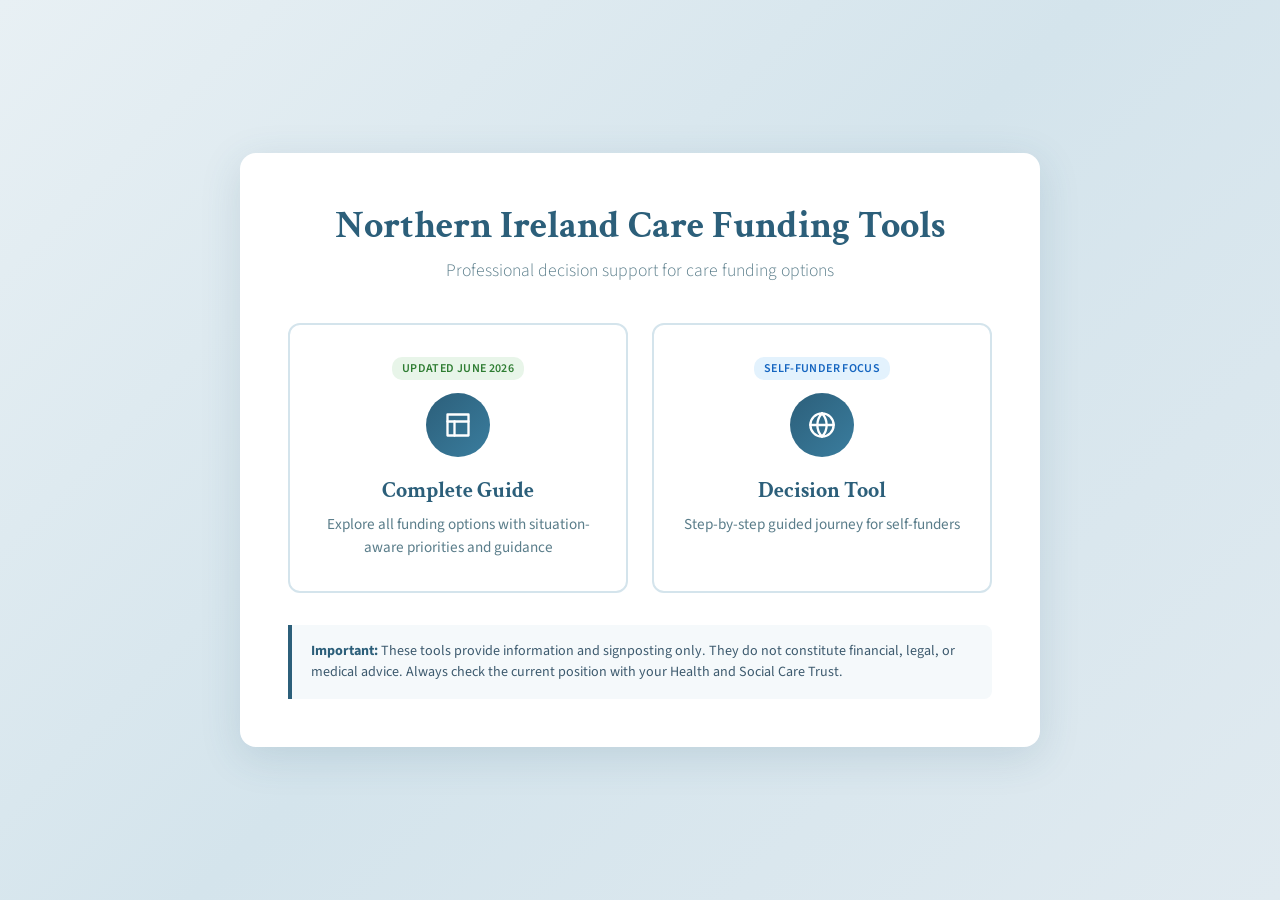
<file: index.html>
<!DOCTYPE html>
<html lang="en">
<head>
    <meta charset="UTF-8">
    <meta name="viewport" content="width=device-width, initial-scale=1.0">
    <title>Northern Ireland Care Funding Tools</title>
    <link href="https://fonts.googleapis.com/css2?family=Crimson+Text:wght@400;600;700&family=Source+Sans+3:wght@300;400;600&display=swap" rel="stylesheet">
    <style>
        * {
            margin: 0;
            padding: 0;
            box-sizing: border-box;
        }

        body {
            font-family: 'Source Sans 3', -apple-system, BlinkMacSystemFont, 'Segoe UI', Arial, sans-serif;
            background: linear-gradient(135deg, #e8f0f4 0%, #d4e4ec 50%, #e0eaf0 100%);
            min-height: 100vh;
            display: flex;
            align-items: center;
            justify-content: center;
            padding: 2rem;
        }

        .container {
            background: white;
            border-radius: 16px;
            padding: 3rem;
            max-width: 800px;
            width: 100%;
            box-shadow: 0 10px 40px rgba(44, 95, 122, 0.15);
        }

        h1 {
            font-family: 'Crimson Text', Georgia, serif;
            color: #2c5f7a;
            font-size: 2.4rem;
            font-weight: 700;
            margin-bottom: 0.5rem;
            text-align: center;
        }

        .subtitle {
            color: #5a7d8a;
            text-align: center;
            margin-bottom: 2.5rem;
            font-size: 1.1rem;
            font-weight: 300;
        }

        .tools {
            display: grid;
            grid-template-columns: 1fr 1fr;
            gap: 1.5rem;
            margin-bottom: 2rem;
        }

        .tool-card {
            background: white;
            border: 2px solid #d4e4ec;
            border-radius: 12px;
            padding: 2rem 1.5rem;
            text-align: center;
            transition: all 0.3s ease;
            text-decoration: none;
            color: inherit;
            display: flex;
            flex-direction: column;
            align-items: center;
        }

        .tool-card:hover {
            border-color: #2c5f7a;
            transform: translateY(-4px);
            box-shadow: 0 8px 24px rgba(44, 95, 122, 0.18);
        }

        .tool-icon {
            width: 64px;
            height: 64px;
            border-radius: 50%;
            background: linear-gradient(135deg, #2c5f7a, #3a7d9e);
            display: flex;
            align-items: center;
            justify-content: center;
            margin-bottom: 1.2rem;
        }

        .tool-icon svg {
            width: 28px;
            height: 28px;
            fill: none;
            stroke: white;
            stroke-width: 2;
            stroke-linecap: round;
            stroke-linejoin: round;
        }

        .tool-card h2 {
            font-family: 'Crimson Text', Georgia, serif;
            color: #2c5f7a;
            font-size: 1.4rem;
            font-weight: 700;
            margin-bottom: 0.5rem;
        }

        .tool-card p {
            font-size: 0.95rem;
            color: #5a7d8a;
            line-height: 1.5;
        }

        .tool-badge {
            display: inline-block;
            background: #e8f5e9;
            color: #2e7d32;
            font-size: 0.75rem;
            font-weight: 600;
            padding: 0.2rem 0.6rem;
            border-radius: 10px;
            margin-bottom: 0.8rem;
            text-transform: uppercase;
            letter-spacing: 0.03em;
        }

        .tool-badge.blue {
            background: #e3f2fd;
            color: #1565c0;
        }

        .note {
            background: #f5f9fb;
            border-left: 4px solid #2c5f7a;
            padding: 1rem 1.2rem;
            border-radius: 0 8px 8px 0;
            color: #3d5a6e;
            font-size: 0.88rem;
            line-height: 1.5;
        }

        .note strong {
            color: #2c5f7a;
        }

        @media (max-width: 600px) {
            .tools {
                grid-template-columns: 1fr;
            }

            h1 {
                font-size: 1.8rem;
            }

            .container {
                padding: 2rem 1.5rem;
            }
        }
    </style>
</head>
<body>
    <div class="container">
        <h1>Northern Ireland Care Funding Tools</h1>
        <p class="subtitle">Professional decision support for care funding options</p>

        <div class="tools">
            <a href="ni-care-funding-complete.html" class="tool-card">
                <span class="tool-badge">Updated June 2026</span>
                <div class="tool-icon">
                    <svg viewBox="0 0 24 24"><path d="M3 3h18v18H3z"/><path d="M3 9h18"/><path d="M9 21V9"/></svg>
                </div>
                <h2>Complete Guide</h2>
                <p>Explore all funding options with situation-aware priorities and guidance</p>
            </a>

            <a href="ni-care-funding-wizard.html" class="tool-card">
                <span class="tool-badge blue">Self-funder focus</span>
                <div class="tool-icon">
                    <svg viewBox="0 0 24 24"><circle cx="12" cy="12" r="10"/><path d="M12 2a14.5 14.5 0 0 0 0 20 14.5 14.5 0 0 0 0-20"/><path d="M2 12h20"/></svg>
                </div>
                <h2>Decision Tool</h2>
                <p>Step-by-step guided journey for self-funders</p>
            </a>
        </div>

        <div class="note">
            <strong>Important:</strong> These tools provide information and signposting only. They do not constitute financial, legal, or medical advice. Always check the current position with your Health and Social Care Trust.
        </div>
    </div>
</body>
</html>
</file>
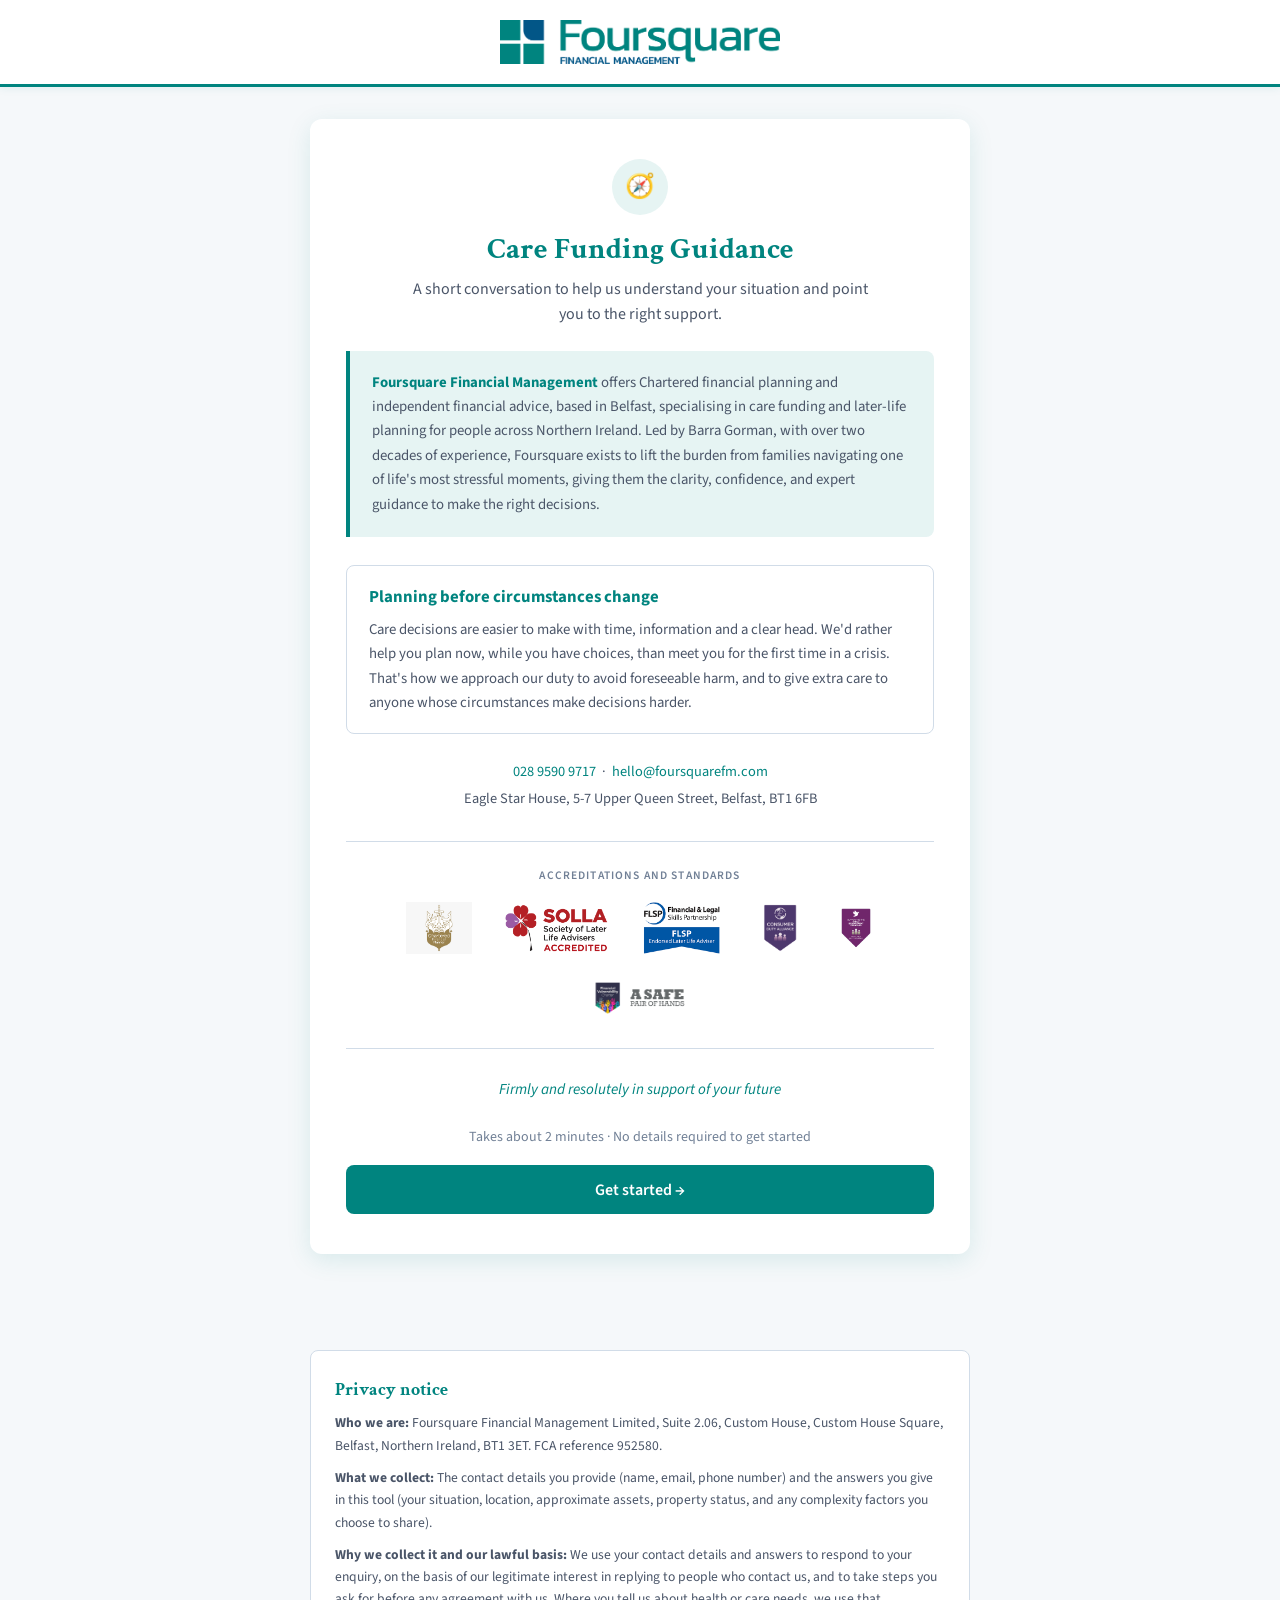
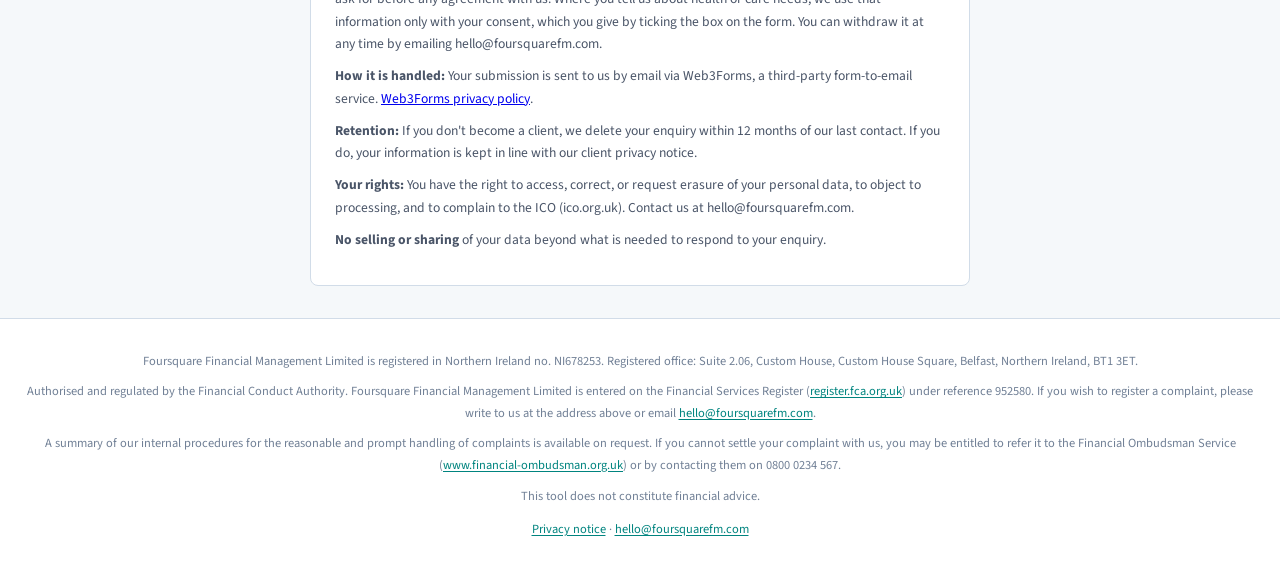
<file: care-funding-funnel.html>
<!DOCTYPE html>
<html lang="en">
<head>
  <meta charset="UTF-8" />
  <meta name="viewport" content="width=device-width, initial-scale=1.0" />
  <title>Care Funding Guidance | Foursquare Financial Management</title>
  <link href="https://fonts.googleapis.com/css2?family=Crimson+Text:ital,wght@0,400;0,600;0,700;1,400&family=Source+Sans+3:wght@300;400;600;700&display=swap" rel="stylesheet" />
  <style>
    /* ─── Brand tokens ─────────────────────────────────────────── */
    :root {
      --teal:        #00847F;
      --teal-dark:   #006560;
      --teal-light:  #e6f4f3;
      --blue:        #025687;
      --blue-light:  #e8f0f7;
      --text-dark:   #1a2332;
      --text-mid:    #4a5568;
      --text-light:  #718096;
      --border:      #d1dce8;
      --bg:          #f5f8fa;
      --white:       #ffffff;
      --warn-bg:     #fff8e1;
      --warn-border: #f59e0b;
      --shadow-sm:   0 2px 8px rgba(0,132,127,0.08);
      --shadow-md:   0 6px 24px rgba(0,132,127,0.12);
      --radius:      12px;
      --radius-sm:   8px;
    }

    /* ─── Reset & base ─────────────────────────────────────────── */
    *, *::before, *::after { box-sizing: border-box; margin: 0; padding: 0; }

    body {
      font-family: 'Source Sans 3', system-ui, sans-serif;
      background: var(--bg);
      color: var(--text-dark);
      line-height: 1.65;
      min-height: 100vh;
    }

    /* ─── Layout ────────────────────────────────────────────────── */
    .page-wrap {
      min-height: 100vh;
      display: flex;
      flex-direction: column;
    }

    header {
      background: var(--white);
      border-bottom: 3px solid var(--teal);
      padding: 1.25rem 1.5rem;
      display: flex;
      align-items: center;
      justify-content: center;
      box-shadow: var(--shadow-sm);
    }

    .logo-block {
      display: flex;
      align-items: center;
      text-decoration: none;
    }

    /* A. Real logo image — constrained by height, crisp on all screens */
    .logo-img {
      height: 44px;
      width: auto;
      display: block;
    }

    @media (max-width: 480px) {
      .logo-img { height: 36px; }
    }

    main {
      flex: 1;
      display: flex;
      align-items: flex-start;
      justify-content: center;
      padding: 2rem 1rem 4rem;
    }

    .card {
      background: var(--white);
      border-radius: var(--radius);
      box-shadow: var(--shadow-md);
      max-width: 660px;
      width: 100%;
      padding: 2.5rem 2.25rem;
      animation: fadeUp 0.35s ease both;
    }

    @keyframes fadeUp {
      from { opacity: 0; transform: translateY(16px); }
      to   { opacity: 1; transform: translateY(0); }
    }

    /* ─── Progress bar ──────────────────────────────────────────── */
    .progress-bar-wrap {
      margin-bottom: 2rem;
    }

    .progress-label {
      font-size: 0.8rem;
      color: var(--text-light);
      margin-bottom: 0.4rem;
      font-weight: 600;
      letter-spacing: 0.04em;
      text-transform: uppercase;
    }

    .progress-track {
      height: 5px;
      background: var(--teal-light);
      border-radius: 99px;
      overflow: hidden;
    }

    .progress-fill {
      height: 100%;
      background: var(--teal);
      border-radius: 99px;
      transition: width 0.4s ease;
    }

    /* ─── Typography ────────────────────────────────────────────── */
    .step-title {
      font-family: 'Crimson Text', Georgia, serif;
      font-size: 1.75rem;
      font-weight: 700;
      color: var(--teal);
      line-height: 1.2;
      margin-bottom: 0.6rem;
    }

    .step-subtitle {
      font-size: 1rem;
      color: var(--text-mid);
      margin-bottom: 1.75rem;
      line-height: 1.55;
    }

    /* ─── Choice buttons ─────────────────────────────────────────── */
    .choices {
      display: flex;
      flex-direction: column;
      gap: 0.75rem;
      margin-bottom: 1.5rem;
    }

    .choice-btn {
      display: flex;
      align-items: flex-start;
      gap: 0.85rem;
      background: var(--white);
      border: 2px solid var(--border);
      border-radius: var(--radius-sm);
      padding: 1rem 1.1rem;
      cursor: pointer;
      text-align: left;
      transition: border-color 0.18s, background 0.18s, box-shadow 0.18s;
      font-family: inherit;
      width: 100%;
      position: relative;
    }

    .choice-btn:hover,
    .choice-btn:focus-visible {
      border-color: var(--teal);
      background: var(--teal-light);
      box-shadow: 0 0 0 3px rgba(0,132,127,0.15);
      outline: none;
    }

    .choice-btn.selected {
      border-color: var(--teal);
      background: var(--teal-light);
    }

    .choice-icon {
      flex-shrink: 0;
      width: 2rem;
      height: 2rem;
      border-radius: 50%;
      border: 2px solid var(--border);
      display: flex;
      align-items: center;
      justify-content: center;
      font-size: 1rem;
      margin-top: 0.05rem;
      background: var(--white);
      transition: border-color 0.18s, background 0.18s;
    }

    .choice-btn:hover .choice-icon,
    .choice-btn.selected .choice-icon {
      border-color: var(--teal);
      background: var(--teal);
      color: white;
    }

    .choice-content .choice-main {
      font-size: 1rem;
      font-weight: 600;
      color: var(--text-dark);
      display: block;
      line-height: 1.3;
    }

    .choice-content .choice-sub {
      font-size: 0.875rem;
      color: var(--text-mid);
      display: block;
      margin-top: 0.2rem;
    }

    /* ─── Multi-select ──────────────────────────────────────────── */
    .multi-choice-btn {
      display: flex;
      align-items: flex-start;
      gap: 0.85rem;
      background: var(--white);
      border: 2px solid var(--border);
      border-radius: var(--radius-sm);
      padding: 0.85rem 1.1rem;
      cursor: pointer;
      text-align: left;
      transition: border-color 0.18s, background 0.18s;
      font-family: inherit;
      font-size: 0.95rem;
      color: var(--text-dark);
      width: 100%;
    }

    .multi-choice-btn:hover,
    .multi-choice-btn:focus-visible {
      border-color: var(--teal);
      background: var(--teal-light);
      outline: none;
    }

    .multi-choice-btn.selected {
      border-color: var(--teal);
      background: var(--teal-light);
    }

    .checkbox-mark {
      flex-shrink: 0;
      width: 1.25rem;
      height: 1.25rem;
      border: 2px solid var(--border);
      border-radius: 4px;
      margin-top: 0.1rem;
      background: var(--white);
      display: flex;
      align-items: center;
      justify-content: center;
      transition: border-color 0.18s, background 0.18s;
    }

    .multi-choice-btn.selected .checkbox-mark {
      border-color: var(--teal);
      background: var(--teal);
    }

    .checkbox-tick {
      display: none;
      color: white;
      font-size: 0.75rem;
      font-weight: 700;
    }

    .multi-choice-btn.selected .checkbox-tick { display: block; }

    /* ─── Navigation ────────────────────────────────────────────── */
    .nav-row {
      display: flex;
      gap: 0.75rem;
      margin-top: 1.75rem;
      align-items: center;
    }

    .btn-primary {
      background: var(--teal);
      color: white;
      border: none;
      padding: 0.85rem 1.75rem;
      border-radius: var(--radius-sm);
      font-family: inherit;
      font-size: 1rem;
      font-weight: 600;
      cursor: pointer;
      transition: background 0.18s, transform 0.1s;
      flex: 1;
    }

    .btn-primary:hover { background: var(--teal-dark); }
    .btn-primary:active { transform: scale(0.98); }
    .btn-primary:disabled { opacity: 0.5; cursor: not-allowed; }

    .btn-secondary {
      background: transparent;
      color: var(--text-mid);
      border: 2px solid var(--border);
      padding: 0.8rem 1.25rem;
      border-radius: var(--radius-sm);
      font-family: inherit;
      font-size: 0.95rem;
      cursor: pointer;
      transition: border-color 0.18s, color 0.18s;
    }

    .btn-secondary:hover {
      border-color: var(--teal);
      color: var(--teal);
    }

    /* ─── Reassurance block ─────────────────────────────────────── */
    .reassurance-block {
      border-left: 4px solid var(--teal);
      background: var(--teal-light);
      padding: 1.25rem 1.35rem;
      border-radius: 0 var(--radius-sm) var(--radius-sm) 0;
      margin-bottom: 1.75rem;
    }

    .reassurance-block p {
      font-size: 0.925rem;
      color: var(--text-mid);
      line-height: 1.65;
    }

    .reassurance-block .re-name {
      font-weight: 700;
      color: var(--teal);
    }

    /* ─── Asset note ────────────────────────────────────────────── */
    .asset-note {
      background: var(--blue-light);
      border: 1px solid rgba(2,86,135,0.2);
      border-radius: var(--radius-sm);
      padding: 0.85rem 1rem;
      font-size: 0.875rem;
      color: var(--blue);
      margin-bottom: 1.35rem;
      line-height: 1.5;
    }

    .asset-note strong { color: var(--blue); }

    /* ─── Outcome screens ───────────────────────────────────────── */
    .outcome-icon {
      width: 3.5rem;
      height: 3.5rem;
      background: var(--teal-light);
      border-radius: 50%;
      display: flex;
      align-items: center;
      justify-content: center;
      font-size: 1.6rem;
      margin-bottom: 1.25rem;
    }

    .outcome-icon.referral { background: var(--blue-light); }

    .outcome-title {
      font-family: 'Crimson Text', Georgia, serif;
      font-size: 1.7rem;
      font-weight: 700;
      color: var(--teal);
      margin-bottom: 0.6rem;
      line-height: 1.2;
    }

    .outcome-title.referral { color: var(--blue); }

    .outcome-body {
      font-size: 0.975rem;
      color: var(--text-mid);
      line-height: 1.7;
      margin-bottom: 1.5rem;
    }

    .outcome-body p + p { margin-top: 0.75rem; }

    .cta-row {
      display: flex;
      flex-direction: column;
      gap: 0.75rem;
      margin-bottom: 1.5rem;
    }

    .btn-calendly {
      display: flex;
      align-items: center;
      justify-content: center;
      gap: 0.6rem;
      background: var(--teal);
      color: white;
      text-decoration: none;
      padding: 1rem 1.5rem;
      border-radius: var(--radius-sm);
      font-family: inherit;
      font-size: 1rem;
      font-weight: 700;
      transition: background 0.18s;
      text-align: center;
    }

    .btn-calendly:hover { background: var(--teal-dark); }

    .btn-form-toggle {
      background: transparent;
      color: var(--teal);
      border: 2px solid var(--teal);
      padding: 0.85rem 1.5rem;
      border-radius: var(--radius-sm);
      font-family: inherit;
      font-size: 1rem;
      font-weight: 600;
      cursor: pointer;
      transition: background 0.18s, color 0.18s;
      width: 100%;
    }

    .btn-form-toggle:hover {
      background: var(--teal-light);
    }

    .referral-resources {
      border-top: 1px solid var(--border);
      padding-top: 1.25rem;
    }

    .referral-resources h3 {
      font-family: 'Crimson Text', Georgia, serif;
      font-size: 1.15rem;
      color: var(--blue);
      margin-bottom: 0.75rem;
    }

    .resource-item {
      display: flex;
      gap: 0.75rem;
      align-items: flex-start;
      margin-bottom: 0.75rem;
    }

    .resource-item .ri-icon {
      font-size: 1.1rem;
      flex-shrink: 0;
      margin-top: 0.1rem;
    }

    .resource-item a {
      color: var(--blue);
      font-weight: 600;
      font-size: 0.95rem;
      text-decoration: underline;
      text-underline-offset: 2px;
    }

    .resource-item p {
      font-size: 0.875rem;
      color: var(--text-mid);
      margin-top: 0.1rem;
    }

    /* ─── Lead capture form ─────────────────────────────────────── */
    .form-section {
      border-top: 1px solid var(--border);
      padding-top: 1.5rem;
      margin-top: 0.5rem;
      display: none;
    }

    .form-section.open { display: block; }

    .form-section h3 {
      font-family: 'Crimson Text', Georgia, serif;
      font-size: 1.2rem;
      color: var(--teal);
      margin-bottom: 0.25rem;
    }

    .form-section .form-desc {
      font-size: 0.875rem;
      color: var(--text-light);
      margin-bottom: 1.25rem;
      line-height: 1.55;
    }

    .form-field {
      margin-bottom: 1rem;
    }

    .form-field label {
      display: block;
      font-size: 0.875rem;
      font-weight: 600;
      color: var(--text-dark);
      margin-bottom: 0.35rem;
    }

    .form-field label .optional {
      font-weight: 400;
      color: var(--text-light);
      font-size: 0.8rem;
    }

    .form-field input,
    .form-field textarea {
      width: 100%;
      padding: 0.75rem 0.9rem;
      border: 2px solid var(--border);
      border-radius: var(--radius-sm);
      font-family: inherit;
      font-size: 0.95rem;
      color: var(--text-dark);
      background: var(--white);
      transition: border-color 0.18s;
      appearance: none;
    }

    .form-field input:focus,
    .form-field textarea:focus {
      border-color: var(--teal);
      outline: none;
      box-shadow: 0 0 0 3px rgba(0,132,127,0.12);
    }

    .form-field textarea { resize: vertical; min-height: 5rem; }

    .privacy-note {
      font-size: 0.8rem;
      color: var(--text-light);
      line-height: 1.55;
      margin-bottom: 1rem;
    }

    .privacy-note a {
      color: var(--teal);
      text-decoration: underline;
      text-underline-offset: 2px;
    }

    .btn-submit {
      background: var(--teal);
      color: white;
      border: none;
      padding: 0.9rem 1.75rem;
      border-radius: var(--radius-sm);
      font-family: inherit;
      font-size: 1rem;
      font-weight: 700;
      cursor: pointer;
      width: 100%;
      transition: background 0.18s;
    }

    .btn-submit:hover { background: var(--teal-dark); }
    .btn-submit:disabled { opacity: 0.6; cursor: not-allowed; }

    /* ─── Thank you / post-submit ───────────────────────────────── */
    .thankyou-icon {
      width: 4rem;
      height: 4rem;
      background: var(--teal-light);
      border-radius: 50%;
      display: flex;
      align-items: center;
      justify-content: center;
      font-size: 1.8rem;
      margin-bottom: 1.25rem;
    }

    .thankyou-title {
      font-family: 'Crimson Text', Georgia, serif;
      font-size: 1.9rem;
      color: var(--teal);
      margin-bottom: 0.6rem;
    }

    .thankyou-body {
      font-size: 1rem;
      color: var(--text-mid);
      line-height: 1.7;
      margin-bottom: 1.75rem;
    }

    /* ─── Compliance flags ──────────────────────────────────────── */
    .compliance-flag {
      background: var(--warn-bg);
      border: 1px solid var(--warn-border);
      border-left: 4px solid var(--warn-border);
      border-radius: 0 var(--radius-sm) var(--radius-sm) 0;
      padding: 0.9rem 1rem;
      font-size: 0.8rem;
      color: #7c5e00;
      line-height: 1.55;
      margin-top: 1rem;
    }

    .compliance-flag strong { display: block; margin-bottom: 0.25rem; }

    /* ─── Privacy draft section ─────────────────────────────────── */
    #privacy-draft {
      background: var(--white);
      border: 1px solid var(--border);
      border-radius: var(--radius-sm);
      padding: 1.5rem;
      margin: 2rem 1rem;
      font-size: 0.85rem;
      color: var(--text-mid);
      max-width: 660px;
      margin-left: auto;
      margin-right: auto;
    }

    #privacy-draft h2 {
      font-family: 'Crimson Text', serif;
      color: var(--teal);
      font-size: 1.1rem;
      margin-bottom: 0.5rem;
    }

    #privacy-draft p { margin-bottom: 0.6rem; }
    #privacy-draft ul { padding-left: 1.25rem; }
    #privacy-draft li { margin-bottom: 0.35rem; }

    /* ─── B. Credentials strip ──────────────────────────────────── */
    .cred-strip {
      background: var(--white);
      border-top: 1px solid var(--border);
      border-bottom: 1px solid var(--border);
      padding: 1.5rem 0.5rem;
      margin: 1.75rem 0;
      text-align: center;
    }

    .cred-strip-heading {
      font-size: 0.72rem;
      font-weight: 600;
      letter-spacing: 0.1em;
      text-transform: uppercase;
      color: var(--text-light);
      margin-bottom: 1.1rem;
    }

    /* All six logos the same display height; wrap cleanly on mobile */
    .cred-logos {
      display: flex;
      flex-wrap: wrap;
      justify-content: center;
      align-items: center;
      gap: 1.1rem 2rem;
    }

    .cred-logos img {
      height: 52px;
      width: auto;
      display: block;
      object-fit: contain;
    }

    @media (max-width: 480px) {
      .cred-logos {
        gap: 0.9rem 1.25rem;
      }
      .cred-logos img {
        height: 44px;
      }
    }

    /* ─── D. Contact block ──────────────────────────────────────── */
    /* ── Consumer Duty block, support note, fees, consent, person ── */
    .duty-block {
      border: 1px solid var(--border);
      border-radius: var(--radius-sm);
      padding: 1.1rem 1.35rem;
      margin-bottom: 1.5rem;
      background: #fff;
    }
    .duty-block h3 {
      font-size: 1.05rem;
      color: var(--teal);
      margin-bottom: 0.4rem;
    }
    .duty-block p, .support-note p {
      font-size: 0.925rem;
      color: var(--text-mid);
      line-height: 1.65;
    }
    .support-note {
      background: var(--teal-light);
      border-radius: var(--radius-sm);
      padding: 0.9rem 1.1rem;
      margin: 0 0 1.25rem;
    }
    .fee-note {
      font-size: 0.875rem;
      color: var(--text-light);
      text-align: center;
      margin: 0.75rem 0 1rem;
    }
    .btn-form-primary {
      border: none !important;
      background: var(--teal) !important;
      color: #fff !important;
    }
    .consent-row {
      display: flex;
      gap: 0.6rem;
      align-items: flex-start;
      font-size: 0.875rem;
      color: var(--text-mid);
      margin: 0.5rem 0 0.75rem;
      cursor: pointer;
    }
    .consent-row input { margin-top: 0.25rem; flex-shrink: 0; }
    .person-block {
      display: flex;
      gap: 1rem;
      align-items: center;
      margin: 1.25rem 0;
      padding: 1rem;
      border: 1px solid var(--border);
      border-radius: var(--radius-sm);
    }
    .person-block img {
      width: 72px;
      height: 72px;
      border-radius: 50%;
      object-fit: cover;
      flex-shrink: 0;
    }
    .person-name { font-weight: 700; color: var(--text-dark, #1f2937); margin-bottom: 0.2rem; }
    .person-bio { font-size: 0.9rem; color: var(--text-mid); line-height: 1.55; }

    .contact-block {
      text-align: center;
      margin: 1.25rem 0 0.25rem;
      font-size: 0.9rem;
      color: var(--text-mid);
      line-height: 1.9;
    }

    .contact-block a {
      color: var(--teal);
      text-decoration: none;
    }

    .contact-block a:hover {
      text-decoration: underline;
    }

    /* ─── Footer ────────────────────────────────────────────────── */
    footer {
      text-align: center;
      padding: 2rem 1.5rem;
      font-size: 0.78rem;
      color: var(--text-light);
      border-top: 1px solid var(--border);
      background: var(--white);
      line-height: 1.7;
    }

    footer p + p { margin-top: 0.6rem; }
    footer a { color: var(--teal); text-decoration: underline; text-underline-offset: 2px; }

    /* ─── Honeypot (hidden) ─────────────────────────────────────── */
    .hp-field { display: none !important; }

    /* ─── Responsive ────────────────────────────────────────────── */
    @media (max-width: 480px) {
      main { padding: 1rem 0.5rem 3rem; }
      .card { padding: 1.75rem 1.25rem; }
      .step-title { font-size: 1.5rem; }
      .nav-row { flex-direction: column-reverse; }
      .btn-secondary { width: 100%; }
    }
  </style>
</head>
<body>

<div class="page-wrap">

  <!-- ─── A. Header — real logo image ────────────────────────────── -->
  <header>
    <a href="https://www.foursquarefm.com" class="logo-block" aria-label="Foursquare Financial Management homepage">
      <img src="images/logo-foursquare.png" alt="Foursquare Financial Management" class="logo-img" />
    </a>
  </header>

  <!-- ─── Main funnel ─────────────────────────────────────────────── -->
  <main>
    <div class="card" id="funnel-card">
      <!-- Step content injected here by JS -->
    </div>
  </main>

  <!-- ─── Privacy Notice Draft (visible below funnel, clearly labelled for review) ── -->
  <div id="privacy-draft">
    <h2>Privacy notice</h2>
    <p><strong>Who we are:</strong> Foursquare Financial Management Limited, Suite 2.06, Custom House, Custom House Square, Belfast, Northern Ireland, BT1 3ET. FCA reference 952580.</p>
    <p><strong>What we collect:</strong> The contact details you provide (name, email, phone number) and the answers you give in this tool (your situation, location, approximate assets, property status, and any complexity factors you choose to share).</p>
    <p><strong>Why we collect it and our lawful basis:</strong> We use your contact details and answers to respond to your enquiry, on the basis of our legitimate interest in replying to people who contact us, and to take steps you ask for before any agreement with us. Where you tell us about health or care needs, we use that information only with your consent, which you give by ticking the box on the form. You can withdraw it at any time by emailing hello@foursquarefm.com.</p>
    <p><strong>How it is handled:</strong> Your submission is sent to us by email via Web3Forms, a third-party form-to-email service. <a href="https://web3forms.com/privacy" target="_blank" rel="noopener">Web3Forms privacy policy</a>.</p>
    <p><strong>Retention:</strong> If you don't become a client, we delete your enquiry within 12 months of our last contact. If you do, your information is kept in line with our client privacy notice.</p>
    <p><strong>Your rights:</strong> You have the right to access, correct, or request erasure of your personal data, to object to processing, and to complain to the ICO (ico.org.uk). Contact us at hello@foursquarefm.com.</p>
    <p><strong>No selling or sharing</strong> of your data beyond what is needed to respond to your enquiry.</p>
  </div>

  <!-- ─── E. Footer — verified regulatory text ───────────────────── -->
  <footer>
    <p>Foursquare Financial Management Limited is registered in Northern Ireland no. NI678253. Registered office: Suite 2.06, Custom House, Custom House Square, Belfast, Northern Ireland, BT1 3ET.</p>
    <p>Authorised and regulated by the Financial Conduct Authority. Foursquare Financial Management Limited is entered on the Financial Services Register (<a href="https://register.fca.org.uk/" target="_blank" rel="noopener">register.fca.org.uk</a>) under reference 952580. If you wish to register a complaint, please write to us at the address above or email <a href="mailto:hello@foursquarefm.com">hello@foursquarefm.com</a>.</p>
    <p>A summary of our internal procedures for the reasonable and prompt handling of complaints is available on request. If you cannot settle your complaint with us, you may be entitled to refer it to the Financial Ombudsman Service (<a href="https://www.financial-ombudsman.org.uk" target="_blank" rel="noopener">www.financial-ombudsman.org.uk</a>) or by contacting them on 0800 0234 567.</p>
    <p>This tool does not constitute financial advice.</p>
    <p style="margin-top:0.75rem;"><a href="#privacy-draft">Privacy notice</a> &middot; <a href="mailto:hello@foursquarefm.com">hello@foursquarefm.com</a></p>
  </footer>

</div><!-- /page-wrap -->


<script>
/* ═══════════════════════════════════════════════════════════════════
   Foursquare Care Funding Funnel — state machine
   ═══════════════════════════════════════════════════════════════════ */

/* ── State ──────────────────────────────────────────────────────── */
const state = {
  step: 'welcome',
  situation: null,      // 'planning' | 'now' | 'other'
  ni: null,             // 'yes' | 'no'
  assets: null,         // 'under23' | 'under250' | '250to500' | 'over500' | 'prefer'
  property: null,       // 'own' | 'none' | 'selling'
  complexity: [],       // array of selected flags
  pathway: null,        // 'early_planning' | 'point_of_need' | 'referral' | 'soft'
  formOpen: false,
  submitted: false,
};

/* ── Step order for back-navigation ────────────────────────────── */
const stepHistory = [];

/* ── Routing logic ──────────────────────────────────────────────── */
function resolvePathway() {
  if (state.situation === 'other') return 'referral';
  if (state.ni === 'no')          return 'referral';
  if (state.assets === 'prefer')  return 'soft';
  if (state.assets === 'under23' && state.property === 'none') return 'referral';
  if (state.situation === 'planning') return 'early_planning';
  return 'point_of_need';
}

/* ── Icons per step ─────────────────────────────────────────────── */
const ICONS = {
  planning:  '🗓️',
  now:       '🏥',
  other:     '🤝',
  yes:       '✅',
  no:        '❌',
  under23:   '💰',
  under250:  '💰',
  '250to500':'💰',
  over500:   '💰',
  prefer:    '🔒',
  own:       '🏠',
  none:      '🚫',
  selling:   '🔑',
};

/* ── Progress mapping ───────────────────────────────────────────── */
const TOTAL_STEPS = 6; // welcome, situation, ni, assets, property, complexity
const STEP_NUM = { welcome:0, q_situation:1, q_ni:2, q_assets:3, q_property:4, q_complexity:5 };

/* ════════════════════════════════════════════════════════════════
   RENDER functions — return HTML strings
   ════════════════════════════════════════════════════════════════ */

function progressBar(n) {
  const pct = Math.round((n / TOTAL_STEPS) * 100);
  return `
    <div class="progress-bar-wrap" aria-label="Progress: step ${n} of ${TOTAL_STEPS}">
      <div class="progress-label">Step ${n} of ${TOTAL_STEPS}</div>
      <div class="progress-track"><div class="progress-fill" style="width:${pct}%"></div></div>
    </div>`;
}

function backBtn(label='Back') {
  return `<button class="btn-secondary" onclick="goBack()" aria-label="Go back">&larr; ${label}</button>`;
}

/* ── B. Credentials strip ─────────────────────────────────────── */
function renderCredentialsStrip() {
  return `
    <div class="cred-strip">
      <p class="cred-strip-heading">Accreditations and standards</p>
      <div class="cred-logos">
        <img src="images/cred-chartered.png"       alt="CII Chartered Financial Planner" />
        <img src="images/cred-solla-accredited.png" alt="SOLLA Accredited" />
        <img src="images/cred-flsp.png"             alt="FLSP Endorsed Later Life Adviser" />
        <img src="images/cred-cda.png"              alt="Consumer Duty Alliance" />
        <img src="images/cred-bereavement.png"      alt="Family Bereavement Standard" />
        <img src="images/cred-fvc.png"              alt="Financial Vulnerability Charter" />
      </div>
    </div>`;
}

/* ── Person block (brief bio, the only place the adviser is named) ── */
function renderPersonBlock() {
  return `
    <div class="person-block">
      <img src="images/barra-gorman.jpg" alt="Barra Gorman" onerror="this.style.display='none'" />
      <div>
        <p class="person-name">Barra Gorman, Chartered Financial Planner</p>
        <p class="person-bio">Barra has advised families in Northern Ireland on later-life planning and care funding for over two decades.</p>
      </div>
    </div>`;
}

/* ── Welcome ──────────────────────────────────────────────────── */
function renderWelcome() {
  return `
    <div style="text-align:center;margin-bottom:1.5rem;">
      <div style="width:3.5rem;height:3.5rem;background:var(--teal-light);border-radius:50%;display:flex;align-items:center;justify-content:center;font-size:1.5rem;margin:0 auto 1rem;">🧭</div>
      <h1 class="step-title" style="font-size:1.9rem;">Care Funding Guidance</h1>
      <p class="step-subtitle" style="max-width:480px;margin:0.5rem auto 0;">A short conversation to help us understand your situation and point you to the right support.</p>
    </div>

    <div class="reassurance-block">
      <p><span class="re-name">Foursquare Financial Management</span> offers Chartered financial planning and independent financial advice, based in Belfast, specialising in care funding and later-life planning for people across Northern Ireland. Led by Barra Gorman, with over two decades of experience, Foursquare exists to lift the burden from families navigating one of life's most stressful moments, giving them the clarity, confidence, and expert guidance to make the right decisions.</p>
    </div>

    <div class="duty-block">
      <h3>Planning before circumstances change</h3>
      <p>Care decisions are easier to make with time, information and a clear head. We'd rather help you plan now, while you have choices, than meet you for the first time in a crisis. That's how we approach our duty to avoid foreseeable harm, and to give extra care to anyone whose circumstances make decisions harder.</p>
    </div>

    <div class="contact-block">
      <a href="tel:02895909717">028 9590 9717</a> &nbsp;&middot;&nbsp;
      <a href="mailto:hello@foursquarefm.com">hello@foursquarefm.com</a><br>
      Eagle Star House, 5-7 Upper Queen Street, Belfast, BT1 6FB
    </div>

    ${renderCredentialsStrip()}

    <p style="font-style:italic;color:var(--teal);font-size:0.95rem;text-align:center;margin-bottom:1.5rem;">Firmly and resolutely in support of your future</p>

    <div>
      <p style="font-size:0.875rem;color:var(--text-light);text-align:center;margin-bottom:1rem;">Takes about 2 minutes &middot; No details required to get started</p>
      <button class="btn-primary" onclick="goTo('q_situation')" style="width:100%;">Get started &rarr;</button>
    </div>`;
}

/* ── Q1 — Situation ──────────────────────────────────────────── */
function renderSituation() {
  return `
    ${progressBar(1)}
    <h2 class="step-title">What best describes your situation?</h2>
    <p class="step-subtitle">Choose whichever feels closest. There are no wrong answers.</p>
    <div class="choices">
      ${choiceBtn('planning', '🗓️', 'I\'m planning ahead for the future', 'Thinking about future care costs, enduring power of attorney, or long-term planning', state.situation)}
      ${choiceBtn('now', '🏥', 'Care is needed now or very soon', 'A loved one is moving into care, or a decision needs to be made in the near term', state.situation)}
      ${choiceBtn('other', '🤝', 'I need help with something else', 'Care placement, dealing with the Trust, finding your way around the system, or another question', state.situation)}
    </div>
    <div class="nav-row">
      ${backBtn()}
      <button class="btn-primary" onclick="submitSituation()" ${!state.situation ? 'disabled' : ''}>Continue &rarr;</button>
    </div>`;
}

/* ── Q2 — NI location ────────────────────────────────────────── */
function renderNI() {
  return `
    ${progressBar(2)}
    <h2 class="step-title">Are you, or is the person who needs care, based in Northern Ireland?</h2>
    <p class="step-subtitle">Foursquare specialises in Northern Ireland's care funding rules, which differ significantly from England, Scotland, and Wales.</p>
    <div class="choices">
      ${choiceBtn('yes', '✅', 'Yes, Northern Ireland', '', state.ni)}
      ${choiceBtn('no', '❌', 'No, somewhere else in the UK', '', state.ni)}
    </div>
    <div class="nav-row">
      ${backBtn()}
      <button class="btn-primary" onclick="submitNI()" ${!state.ni ? 'disabled' : ''}>Continue &rarr;</button>
    </div>`;
}

/* ── Q3 — Assets ─────────────────────────────────────────────── */
function renderAssets() {
  return `
    ${progressBar(3)}
    <h2 class="step-title">Roughly what is the total value of savings and investments?</h2>
    <p class="step-subtitle">This helps us point you to the right level of support. We use your answers only to respond to you.</p>
    <div class="asset-note">
      <strong>Important:</strong> Please <strong>do not include the value of your home</strong> in this figure. We'll ask about property separately. This is about savings, pensions, investments, and other liquid assets only.
    </div>
    <div class="choices">
      ${choiceBtn('under23', '💰', 'Under £23,250', '', state.assets)}
      ${choiceBtn('under250', '💰', '£23,250 to £250,000', '', state.assets)}
      ${choiceBtn('250to500', '💰', '£250,000 to £500,000', '', state.assets)}
      ${choiceBtn('over500', '💰', '£500,000 or more', '', state.assets)}
      ${choiceBtn('prefer', '🔒', 'Prefer not to say', 'That\'s fine, we\'ll still do our best to help', state.assets)}
    </div>
    <div class="nav-row">
      ${backBtn()}
      <button class="btn-primary" onclick="submitAssets()" ${!state.assets ? 'disabled' : ''}>Continue &rarr;</button>
    </div>`;
}

/* ── Q4 — Property ───────────────────────────────────────────── */
function renderProperty() {
  return `
    ${progressBar(4)}
    <h2 class="step-title">Is there a property that may be relevant to funding care?</h2>
    <p class="step-subtitle">The family home can play a big role in care funding planning, and this helps us understand your picture more fully.</p>
    <div class="choices">
      ${choiceBtn('own', '🏠', 'Yes, there is a property that may be used', 'Own home, a second property, or an investment property', state.property)}
      ${choiceBtn('none', '🚫', 'No property', '', state.property)}
      ${choiceBtn('selling', '🔑', 'Property already being sold or rented out', 'The property is in the process of being sold, or is currently rented', state.property)}
    </div>
    <div class="nav-row">
      ${backBtn()}
      <button class="btn-primary" onclick="submitProperty()" ${!state.property ? 'disabled' : ''}>Continue &rarr;</button>
    </div>`;
}

/* ── Q5 — Complexity ─────────────────────────────────────────── */
const COMPLEXITY_FLAGS = [
  { id: 'spouse',   label: 'A spouse or partner is remaining in the family home' },
  { id: 'chc',      label: 'A continuing healthcare check or appeal with the Trust is ongoing' },
  { id: 'family',   label: 'There is a family disagreement or conflict about care decisions' },
  { id: 'business', label: 'There is a business interest or business assets involved' },
  { id: 'none',     label: 'None of these apply' },
];

function renderComplexity() {
  const items = COMPLEXITY_FLAGS.map(f => {
    const sel = state.complexity.includes(f.id);
    return `
      <button class="multi-choice-btn ${sel ? 'selected' : ''}" onclick="toggleComplexity('${f.id}')" aria-pressed="${sel}">
        <span class="checkbox-mark"><span class="checkbox-tick">✓</span></span>
        <span>${f.label}</span>
      </button>`;
  }).join('');

  return `
    ${progressBar(5)}
    <h2 class="step-title">Does any of the following apply? <span style="font-size:1rem;font-weight:400;color:var(--text-light);">(optional)</span></h2>
    <p class="step-subtitle">Select any that are relevant, or skip ahead if none apply. This helps us come prepared.</p>
    <div class="choices" style="gap:0.6rem;">${items}</div>
    <div class="nav-row">
      ${backBtn()}
      <button class="btn-primary" onclick="submitComplexity()">See your guidance &rarr;</button>
    </div>`;
}

/* ── Outcomes ─────────────────────────────────────────────────── */

/* H. Early Planning — no em-dashes in body, EPA, updated final line, + tagline + cred strip */
function renderEarlyPlanning() {
  return `
    <div class="outcome-icon">🌱</div>
    <h2 class="outcome-title">Planning ahead: you're in the right place</h2>
    <div class="outcome-body">
      <p>Taking time to plan early is one of the most valuable things you can do. Care funding is complex, and the decisions you make now around enduring powers of attorney, investment structure, and estate planning can make a real difference later. Planning while you're well, and before a health change or a hospital stay, means the choices stay yours.</p>
      <p>Foursquare Financial Management works with families across Northern Ireland on exactly this. Our job is to give you clarity and confidence before decisions become urgent.</p>
      <p>The best first step is a short conversation with us to understand your situation and explore what options are available.</p>
    </div>
    <div class="cta-row">
      <a class="btn-calendly" href="https://calendly.com/barra-1/barragorman-meeting" target="_blank" rel="noopener">
        📅 Book a free introductory call
      </a>
      <button class="btn-form-toggle" onclick="toggleForm()" id="form-toggle-btn">Or leave your details and we'll be in touch</button>
    </div>
    <p class="fee-note">Your first conversation with us is free. If you go on to take advice, we'll explain our fees in writing before any chargeable work begins.</p>
    ${renderPersonBlock()}
    ${renderCaptureForm('EARLY PLANNING')}
    <p style="font-style:italic;color:var(--teal);font-size:0.95rem;text-align:center;margin:1.5rem 0 0.5rem;">Firmly and resolutely in support of your future</p>
    ${renderCredentialsStrip()}
    ${renderKitPlaceholder()}`;
}

function renderPointOfNeed() {
  return `
    <div class="outcome-icon">🤲</div>
    <h2 class="outcome-title">We can help, and we'll move at your pace</h2>
    <div class="outcome-body">
      <p>We understand this is likely a stressful and time-pressured moment. When care is needed now or very soon, it's easy to feel overwhelmed by the financial decisions that come with it, and to worry about making costly mistakes.</p>
      <p>Foursquare offers a dedicated care funding assessment: a thorough, unhurried review of your situation, your options under Northern Ireland's rules, and a clear plan for what to do next. Your first conversation with us is free. If you go on to take advice, we'll explain our fees in writing before any chargeable work begins.</p>
      <p>Leave your details below and we'll get back to you promptly, including at short notice if the situation is urgent.</p>
    </div>
    <div class="support-note">
      <p>If anything would make this easier, such as a family member or someone you trust joining the conversation, more time, or information in a different format, just let us know in the form.</p>
    </div>
    <div class="cta-row">
      <button class="btn-form-toggle btn-form-primary" onclick="toggleForm()" id="form-toggle-btn">Leave your details and we'll call you</button>
    </div>
    ${renderCaptureForm('POINT-OF-NEED')}
    ${renderCredentialsStrip()}
    ${renderKitPlaceholder()}`;
}

function renderSoftOutcome() {
  return `
    <div class="outcome-icon">💬</div>
    <h2 class="outcome-title">Happy to talk: no numbers needed</h2>
    <div class="outcome-body">
      <p>That's completely understandable. Asset questions can feel personal, especially at a stressful time. You don't need to share any figures to start a conversation with us.</p>
      <p>Leave your details below and we'll get back to you. Your first conversation with us is free and commits you to nothing. It's simply a chance to get a clearer picture of your options.</p>
    </div>
    <div class="cta-row">
      <button class="btn-form-toggle btn-form-primary" onclick="toggleForm()" id="form-toggle-btn">Leave your details and we'll be in touch</button>
    </div>
    ${renderCaptureForm('ENQUIRY (PREFER NOT TO SAY)')}
    ${renderCredentialsStrip()}
    ${renderKitPlaceholder()}`;
}

/* G. Three distinct referral pages */
function renderReferral() {
  const isOther  = state.situation === 'other';
  const isNotNI  = state.ni === 'no';
  const isLowAssets = state.assets === 'under23' && state.property === 'none';

  /* ── Case A: "something else", in Northern Ireland ── */
  if (isOther) {
    return `
      <div class="outcome-icon referral">🧭</div>
      <h2 class="outcome-title referral">Some genuinely useful places to start</h2>
      <div class="outcome-body">
        <p>It sounds like you need help navigating the care system itself: placement support, dealing with the Trust, or finding your footing in a complex situation. The resources below are the best starting points for that kind of support in Northern Ireland.</p>
      </div>

      <div class="referral-resources">
        <h3>Helpful organisations</h3>

        <div class="resource-item">
          <span class="ri-icon">🏛️</span>
          <div>
            <a href="https://www.nidirect.gov.uk/articles/paying-your-residential-care-or-nursing-home-fees" target="_blank" rel="noopener">NI Direct: Paying for residential care or nursing home fees</a>
            <p>Northern Ireland's official guidance on care home funding assessments, the capital threshold, and what the Health and Social Care Trust covers.</p>
          </div>
        </div>

        <div class="resource-item">
          <span class="ri-icon">⚖️</span>
          <div>
            <a href="https://www.citizensadvice.org.uk/nireland/" target="_blank" rel="noopener">Citizens Advice NI</a>
            <p>Free, impartial advice on benefits, social care, and your rights when dealing with the Health and Social Care Trust.</p>
          </div>
        </div>

        <div class="resource-item">
          <span class="ri-icon">💙</span>
          <div>
            <a href="https://www.ageuk.org.uk/information-advice/care/arranging-care/" target="_blank" rel="noopener">Age UK: Finding and arranging care</a>
            <p>Practical information and guidance on finding and arranging care, including what to expect and how to plan.</p>
          </div>
        </div>

        <div class="resource-item">
          <span class="ri-icon">🤝</span>
          <div>
            <a href="https://mycareconsultant.co.uk/" target="_blank" rel="noopener">My Care Consultant</a>
            <p>Expert, independent care navigation support to help families find the right care and understand their options.</p>
          </div>
        </div>

        <div class="resource-item">
          <span class="ri-icon">📖</span>
          <div>
            <a href="/ni-care-funding-complete.html">Foursquare's Free NI Care Funding Guide</a>
            <p>Our comprehensive, free guide to how care is funded in Northern Ireland. No details required to access it.</p>
          </div>
        </div>
      </div>

      <p style="margin-top:1.5rem;font-size:0.875rem;color:var(--text-light);text-align:center;">
        If your situation changes, or if you'd just like to talk it through, <a href="mailto:hello@foursquarefm.com" style="color:var(--teal);">our door is always open</a>.
      </p>`;
  }

  /* ── Case B: outside Northern Ireland ── */
  if (isNotNI) {
    return `
      <div class="outcome-icon referral">🧭</div>
      <h2 class="outcome-title referral">Some genuinely useful places to start</h2>
      <div class="outcome-body">
        <p>We're not the best fit for your location, but the resources below should point you in the right direction.</p>
      </div>

      <div class="referral-resources">
        <h3>Helpful organisations</h3>

        <div class="resource-item">
          <span class="ri-icon">🔍</span>
          <div>
            <a href="https://societyoflaterlifeadvisers.co.uk/find-an-adviser" target="_blank" rel="noopener">SOLLA: Find an Adviser</a>
            <p>The Society of Later Life Advisers can help you find a specialist financial adviser in your area who understands care funding.</p>
          </div>
        </div>

        <div class="resource-item">
          <span class="ri-icon">🤝</span>
          <div>
            <a href="https://mycareconsultant.co.uk/" target="_blank" rel="noopener">My Care Consultant</a>
            <p>Expert, independent care navigation support to help families find the right care and understand their options.</p>
          </div>
        </div>

        <div class="resource-item">
          <span class="ri-icon">💙</span>
          <div>
            <a href="https://www.ageuk.org.uk/information-advice/care/arranging-care/" target="_blank" rel="noopener">Age UK: Finding and arranging care</a>
            <p>Practical information and guidance on finding and arranging care, including what to expect and how to plan.</p>
          </div>
        </div>
      </div>`;
  }

  /* ── Case C: low assets, in NI ── */
  return `
    <div class="outcome-icon referral">🧭</div>
    <h2 class="outcome-title referral">Some genuinely useful places to start</h2>
    <div class="outcome-body">
      <p>Based on what you've shared, the Health and Social Care Trust may meet some or all of the cost of a care home place after its financial assessment. In Northern Ireland, capital under £14,250 isn't counted, and between £14,250 and £23,250 a small weekly contribution applies. So the focus right now is likely to be understanding your entitlements rather than private funding.</p>
      <p>The resources below are useful in this situation, and if circumstances change, we're here.</p>
    </div>

    <div class="referral-resources">
      <h3>Helpful organisations</h3>

      <div class="resource-item">
        <span class="ri-icon">🏛️</span>
        <div>
          <a href="https://www.nidirect.gov.uk/articles/paying-your-residential-care-or-nursing-home-fees" target="_blank" rel="noopener">NI Direct: Paying for residential care or nursing home fees</a>
          <p>Northern Ireland's official guidance on care home funding assessments, the capital threshold, and what the Health and Social Care Trust covers.</p>
        </div>
      </div>

      <div class="resource-item">
        <span class="ri-icon">⚖️</span>
        <div>
          <a href="https://www.citizensadvice.org.uk/nireland/" target="_blank" rel="noopener">Citizens Advice NI</a>
          <p>Free, impartial advice on benefits, social care, and your rights when dealing with the Health and Social Care Trust.</p>
        </div>
      </div>

      <div class="resource-item">
        <span class="ri-icon">💙</span>
        <div>
          <a href="https://www.ageuk.org.uk/information-advice/care/arranging-care/" target="_blank" rel="noopener">Age UK: Finding and arranging care</a>
          <p>Information, advice, and practical support for older people and carers.</p>
        </div>
      </div>

      <div class="resource-item">
        <span class="ri-icon">📖</span>
        <div>
          <a href="/ni-care-funding-complete.html">Foursquare's Free NI Care Funding Guide</a>
          <p>Our comprehensive, free guide to how care is funded in Northern Ireland. No details required to access it.</p>
        </div>
      </div>
    </div>

    <p style="margin-top:1.5rem;font-size:0.875rem;color:var(--text-light);text-align:center;">
      If your situation changes, or if you'd just like to talk it through, <a href="mailto:hello@foursquarefm.com" style="color:var(--teal);">our door is always open</a>.
    </p>`;
}

/* ── Lead capture form ────────────────────────────────────────── */
function renderCaptureForm(pathway) {
  const complexityStr = state.complexity.length
    ? state.complexity.map(c => COMPLEXITY_FLAGS.find(f=>f.id===c)?.label || c).join('; ')
    : 'None selected';

  const niStr = state.ni === 'yes' ? 'Yes, Northern Ireland' : state.ni === 'no' ? 'No' : 'Not asked';
  const assetsStr = { under23: 'Under £23,250', under250: '£23,250 to £250,000', '250to500': '£250,000 to £500,000', over500: '£500,000+', prefer: 'Prefer not to say' }[state.assets] || 'Not asked';
  const propStr = { own: 'Yes, own home / property', none: 'No property', selling: 'Being sold or rented' }[state.property] || 'Not asked';
  const situationStr = { planning: 'Planning ahead', now: 'Care needed now / soon', other: 'Something else' }[state.situation] || '';

  return `
    <div class="form-section" id="capture-form-section">
      <h3>Leave your details</h3>
      <p class="form-desc">We'll only use these to get back to you about your enquiry.</p>

      <form id="lead-form" onsubmit="submitForm(event)">
        <!-- Web3Forms config -->
        <input type="hidden" name="access_key" value="c2745b8d-933d-4fa6-8146-1f5d9785811d" />
        <input type="hidden" name="subject" value="Foursquare Funnel: ${pathway} lead" />
        <input type="hidden" name="from_name" value="Foursquare Care Funding Funnel" />
        <input type="hidden" name="redirect" value="false" />
        <!-- Context fields -->
        <input type="hidden" name="Pathway" value="${pathway}" />
        <input type="hidden" name="Situation" value="${situationStr}" />
        <input type="hidden" name="Northern Ireland" value="${niStr}" />
        <input type="hidden" name="Asset band" value="${assetsStr}" />
        <input type="hidden" name="Property" value="${propStr}" />
        <input type="hidden" name="Complexity flags" value="${complexityStr}" />
        <!-- Honeypot -->
        <input class="hp-field" type="text" name="botcheck" tabindex="-1" autocomplete="off" />

        <div class="form-field">
          <label for="f-name">Your name</label>
          <input type="text" id="f-name" name="name" placeholder="e.g. Mary Murphy" required autocomplete="name" />
        </div>
        <div class="form-field">
          <label for="f-email">Email address</label>
          <input type="email" id="f-email" name="email" placeholder="you@example.com" required autocomplete="email" />
        </div>
        <div class="form-field">
          <label for="f-phone">Phone number <span class="optional">(optional)</span></label>
          <input type="tel" id="f-phone" name="phone" placeholder="+44 28 …" autocomplete="tel" />
        </div>
        <div class="form-field">
          <label for="f-message">Anything else you'd like us to know <span class="optional">(optional)</span></label>
          <textarea id="f-message" name="message" placeholder="e.g. best time to call, specific questions, or if you'd like a family member to join"></textarea>
        </div>

        <label class="consent-row">
          <input type="checkbox" name="Consent" value="Yes" required />
          <span>I agree to Foursquare using the information I've shared, including anything about health or care needs, to respond to my enquiry.</span>
        </label>
        <p class="privacy-note">See our <a href="#privacy-draft">privacy notice</a> for how we handle your information.</p>

        <!-- ── Kit newsletter placeholder — SWITCHED OFF / reserved for future activation ──
        <div style="border-top:1px solid var(--border);padding-top:1rem;margin-top:0.5rem;">
          <label style="display:flex;gap:0.6rem;align-items:flex-start;cursor:pointer;">
            <input type="checkbox" name="newsletter_opt_in" style="margin-top:0.2rem;" />
            <span style="font-size:0.875rem;color:var(--text-mid);">
              Tick here to receive occasional updates and guidance from Foursquare by email.
              You can unsubscribe at any time. [Kit / ConvertKit — DRAFT, not active.
              Requires separate compliance sign-off before enabling.]
            </span>
          </label>
        </div>
        ── End Kit placeholder ── -->

        <button type="submit" class="btn-submit" id="submit-btn">Send my details &rarr;</button>
        <div id="form-msg" style="margin-top:0.75rem;font-size:0.9rem;display:none;"></div>
      </form>
    </div>`;
}

/* ── Kit newsletter slot (commented-out placeholder below outcome) */
function renderKitPlaceholder() {
  return `
  <!-- ══════════════════════════════════════════════════════════════
       KIT (ConvertKit) NEWSLETTER SLOT — RESERVED, NOT YET ACTIVE
       ══════════════════════════════════════════════════════════════
       When activated:
       - Insert Kit embeddable inline form here, styled to match.
       - Consent must be SEPARATE from the enquiry form above.
       - Wording (draft): "Tick here to receive occasional updates
         and guidance from Foursquare by email. You can unsubscribe
         at any time."
       - Lawful basis: consent (UK GDPR) + PECR opt-in required.
       - Do NOT activate until compliance consultant has approved
         wording, consent method, and separate records process.
       ══════════════════════════════════════════════════════════════ -->`;
}

/* ── I. Thank-you screen (post-form submission) ──────────────── */
function renderThankYou() {
  const isEarlyPlanning = state.pathway === 'early_planning';
  const calendlyBlock = isEarlyPlanning ? `
    <p style="font-size:0.95rem;color:var(--text-mid);margin-bottom:1.5rem;">If you'd prefer to speak sooner, or at a time that suits you, you're welcome to book a call directly:</p>
    <a class="btn-calendly" href="https://calendly.com/barra-1/barragorman-meeting" target="_blank" rel="noopener">
      📅 Book a call
    </a>` : '';
  return `
    <div class="thankyou-icon">✉️</div>
    <h2 class="thankyou-title">Thank you, we'll be in touch</h2>
    <p class="thankyou-body">Your details have been received. We will be in touch shortly, usually within two working days.</p>
    ${calendlyBlock}
    ${renderKitPlaceholder()}`;
}

/* ════════════════════════════════════════════════════════════════
   STATE TRANSITIONS
   ════════════════════════════════════════════════════════════════ */

function goTo(step) {
  stepHistory.push(state.step);
  state.step = step;
  render();
}

function goBack() {
  const prev = stepHistory.pop();
  if (prev) { state.step = prev; render(); }
}

function render() {
  const card = document.getElementById('funnel-card');
  let html = '';
  switch (state.step) {
    case 'welcome':         html = renderWelcome();        break;
    case 'q_situation':     html = renderSituation();      break;
    case 'q_ni':            html = renderNI();             break;
    case 'q_assets':        html = renderAssets();         break;
    case 'q_property':      html = renderProperty();       break;
    case 'q_complexity':    html = renderComplexity();     break;
    case 'outcome_early':   html = renderEarlyPlanning();  break;
    case 'outcome_need':    html = renderPointOfNeed();    break;
    case 'outcome_soft':    html = renderSoftOutcome();    break;
    case 'outcome_referral':html = renderReferral();       break;
    case 'thank_you':       html = renderThankYou();       break;
    default:                html = renderWelcome();
  }
  card.innerHTML = html;
  card.style.animation = 'none';
  void card.offsetWidth; // reflow
  card.style.animation = '';
  window.scrollTo({ top: 0, behavior: 'smooth' });
}

/* ── Choice helpers ──────────────────────────────────────────── */
function choiceBtn(value, icon, main, sub, current) {
  const sel = current === value;
  return `
    <button class="choice-btn ${sel ? 'selected' : ''}" onclick="selectChoice(this, '${value}')" aria-pressed="${sel}">
      <span class="choice-icon">${sel ? '✓' : icon}</span>
      <span class="choice-content">
        <span class="choice-main">${main}</span>
        ${sub ? `<span class="choice-sub">${sub}</span>` : ''}
      </span>
    </button>`;
}

function selectChoice(btn, value) {
  // Find step from state
  const step = state.step;
  if (step === 'q_situation') state.situation = value;
  else if (step === 'q_ni')   state.ni = value;
  else if (step === 'q_assets') state.assets = value;
  else if (step === 'q_property') state.property = value;

  // Update UI without full re-render (for responsiveness)
  btn.closest('.choices').querySelectorAll('.choice-btn').forEach(b => {
    b.classList.remove('selected');
    b.setAttribute('aria-pressed', 'false');
    const ic = b.querySelector('.choice-icon');
    // restore icon from data
    const v = b.getAttribute('onclick').match(/'([^']+)'\)/)[1];
    ic.textContent = ICONS[v] || '●';
  });
  btn.classList.add('selected');
  btn.setAttribute('aria-pressed', 'true');
  btn.querySelector('.choice-icon').textContent = '✓';

  // Enable continue button
  const continueBtn = btn.closest('.card').querySelector('.btn-primary');
  if (continueBtn) continueBtn.disabled = false;
}

/* ── Submit handlers ─────────────────────────────────────────── */
function submitSituation() {
  if (!state.situation) return;
  if (state.situation === 'other') {
    state.pathway = 'referral';
    goTo('outcome_referral');
  } else {
    goTo('q_ni');
  }
}

function submitNI() {
  if (!state.ni) return;
  if (state.ni === 'no') {
    state.pathway = 'referral';
    goTo('outcome_referral');
  } else {
    goTo('q_assets');
  }
}

function submitAssets() {
  if (!state.assets) return;
  goTo('q_property');
}

function submitProperty() {
  if (!state.property) return;
  goTo('q_complexity');
}

function submitComplexity() {
  state.pathway = resolvePathway();
  switch (state.pathway) {
    case 'early_planning': goTo('outcome_early');   break;
    case 'point_of_need':  goTo('outcome_need');    break;
    case 'soft':           goTo('outcome_soft');    break;
    default:               goTo('outcome_referral');
  }
}

/* ── Multi-select toggle ─────────────────────────────────────── */
function toggleComplexity(id) {
  if (id === 'none') {
    // Selecting "none" clears everything else
    state.complexity = state.complexity.includes('none') ? [] : ['none'];
  } else {
    // Remove 'none' if it was selected
    state.complexity = state.complexity.filter(c => c !== 'none');
    if (state.complexity.includes(id)) {
      state.complexity = state.complexity.filter(c => c !== id);
    } else {
      state.complexity.push(id);
    }
  }
  // Re-render just this step
  const card = document.getElementById('funnel-card');
  card.innerHTML = renderComplexity();
}

/* ── Form toggle ─────────────────────────────────────────────── */
function toggleForm() {
  const section = document.getElementById('capture-form-section');
  const btn = document.getElementById('form-toggle-btn');
  if (!section) return;
  if (!btn.dataset.originalLabel) btn.dataset.originalLabel = btn.textContent;
  section.classList.toggle('open');
  if (section.classList.contains('open')) {
    btn.textContent = 'Hide form';
    section.scrollIntoView({ behavior: 'smooth', block: 'start' });
  } else {
    btn.textContent = btn.dataset.originalLabel;
  }
}

/* ── Form submission ─────────────────────────────────────────── */
async function submitForm(e) {
  e.preventDefault();
  const form = document.getElementById('lead-form');
  const btn  = document.getElementById('submit-btn');
  const msg  = document.getElementById('form-msg');

  btn.disabled = true;
  btn.textContent = 'Sending…';

  try {
    const data = new FormData(form);
    const res = await fetch('https://api.web3forms.com/submit', {
      method: 'POST',
      body: data,
    });
    const json = await res.json();

    if (json.success) {
      state.submitted = true;
      goTo('thank_you');
    } else {
      msg.style.display = 'block';
      msg.style.color = '#dc2626';
      msg.textContent = 'Something went wrong. Please try again or email hello@foursquarefm.com directly.';
      btn.disabled = false;
      btn.textContent = 'Send my details →';
    }
  } catch (err) {
    msg.style.display = 'block';
    msg.style.color = '#dc2626';
    msg.textContent = 'Network error. Please check your connection and try again.';
    btn.disabled = false;
    btn.textContent = 'Send my details →';
  }
}

/* ── Boot ────────────────────────────────────────────────────── */
render();
</script>
</body>
</html>
</file>
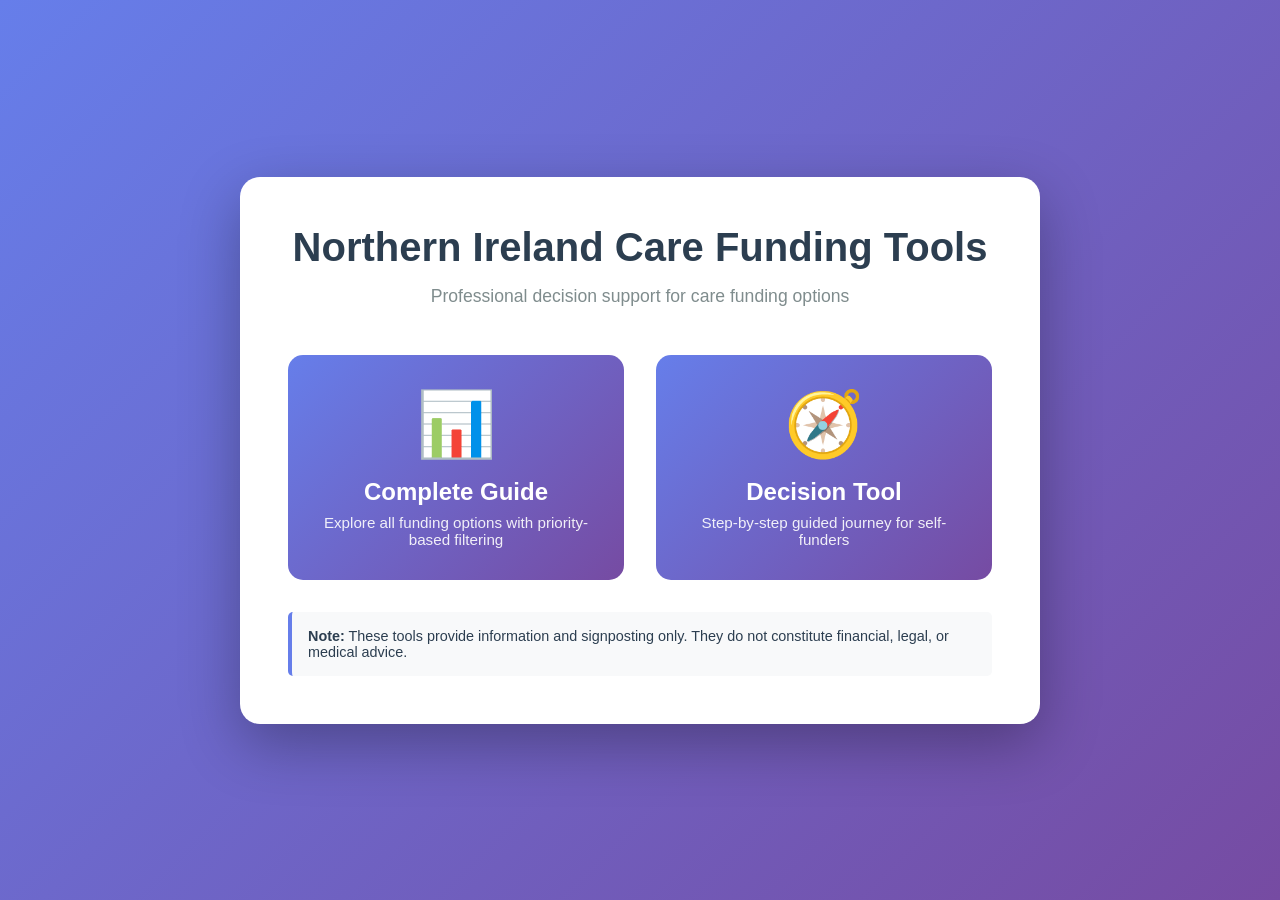
<file: index.html.html>
<!DOCTYPE html>
<!-- saved from url=(0049)file:///C:/Users/Barra/Downloads/index%20(3).html -->
<html lang="en"><head><meta http-equiv="Content-Type" content="text/html; charset=UTF-8">
    
    <meta name="viewport" content="width=device-width, initial-scale=1.0">
    <title>Northern Ireland Care Funding Tools</title>
    <style>
        * {
            margin: 0;
            padding: 0;
            box-sizing: border-box;
        }
        
        body {
            font-family: -apple-system, BlinkMacSystemFont, 'Segoe UI', Arial, sans-serif;
            background: linear-gradient(135deg, #667eea 0%, #764ba2 100%);
            min-height: 100vh;
            display: flex;
            align-items: center;
            justify-content: center;
            padding: 2rem;
        }
        
        .container {
            background: white;
            border-radius: 20px;
            padding: 3rem;
            max-width: 800px;
            box-shadow: 0 20px 60px rgba(0,0,0,0.3);
        }
        
        h1 {
            color: #2c3e50;
            font-size: 2.5rem;
            margin-bottom: 1rem;
            text-align: center;
        }
        
        .subtitle {
            color: #7f8c8d;
            text-align: center;
            margin-bottom: 3rem;
            font-size: 1.1rem;
        }
        
        .tools {
            display: grid;
            grid-template-columns: 1fr 1fr;
            gap: 2rem;
        }
        
        .tool-card {
            background: linear-gradient(135deg, #667eea 0%, #764ba2 100%);
            border-radius: 15px;
            padding: 2rem;
            text-align: center;
            transition: transform 0.3s ease, box-shadow 0.3s ease;
            text-decoration: none;
            color: white;
        }
        
        .tool-card:hover {
            transform: translateY(-5px);
            box-shadow: 0 10px 30px rgba(102, 126, 234, 0.4);
        }
        
        .tool-icon {
            font-size: 4rem;
            margin-bottom: 1rem;
        }
        
        .tool-card h2 {
            font-size: 1.5rem;
            margin-bottom: 0.5rem;
        }
        
        .tool-card p {
            font-size: 0.95rem;
            opacity: 0.9;
        }
        
        .note {
            background: #f8f9fa;
            border-left: 4px solid #667eea;
            padding: 1rem;
            margin-top: 2rem;
            border-radius: 5px;
            color: #2c3e50;
            font-size: 0.9rem;
        }
        
        @media (max-width: 768px) {
            .tools {
                grid-template-columns: 1fr;
            }
            
            h1 {
                font-size: 2rem;
            }
            
            .container {
                padding: 2rem;
            }
        }
    </style>
</head>
<body>
    <div class="container">
        <h1>Northern Ireland Care Funding Tools</h1>
        <p class="subtitle">Professional decision support for care funding options</p>
        
        <div class="tools">
            <a href="file:///C:/Users/Barra/Downloads/ni-care-funding-complete.html" class="tool-card">
                <div class="tool-icon">📊</div>
                <h2>Complete Guide</h2>
                <p>Explore all funding options with priority-based filtering</p>
            </a>
            
            <a href="file:///C:/Users/Barra/Downloads/ni-care-funding-wizard.html" class="tool-card">
                <div class="tool-icon">🧭</div>
                <h2>Decision Tool</h2>
                <p>Step-by-step guided journey for self-funders</p>
            </a>
        </div>
        
        <div class="note">
            <strong>Note:</strong> These tools provide information and signposting only. They do not constitute financial, legal, or medical advice.
        </div>
    </div>


</body></html>
</file>
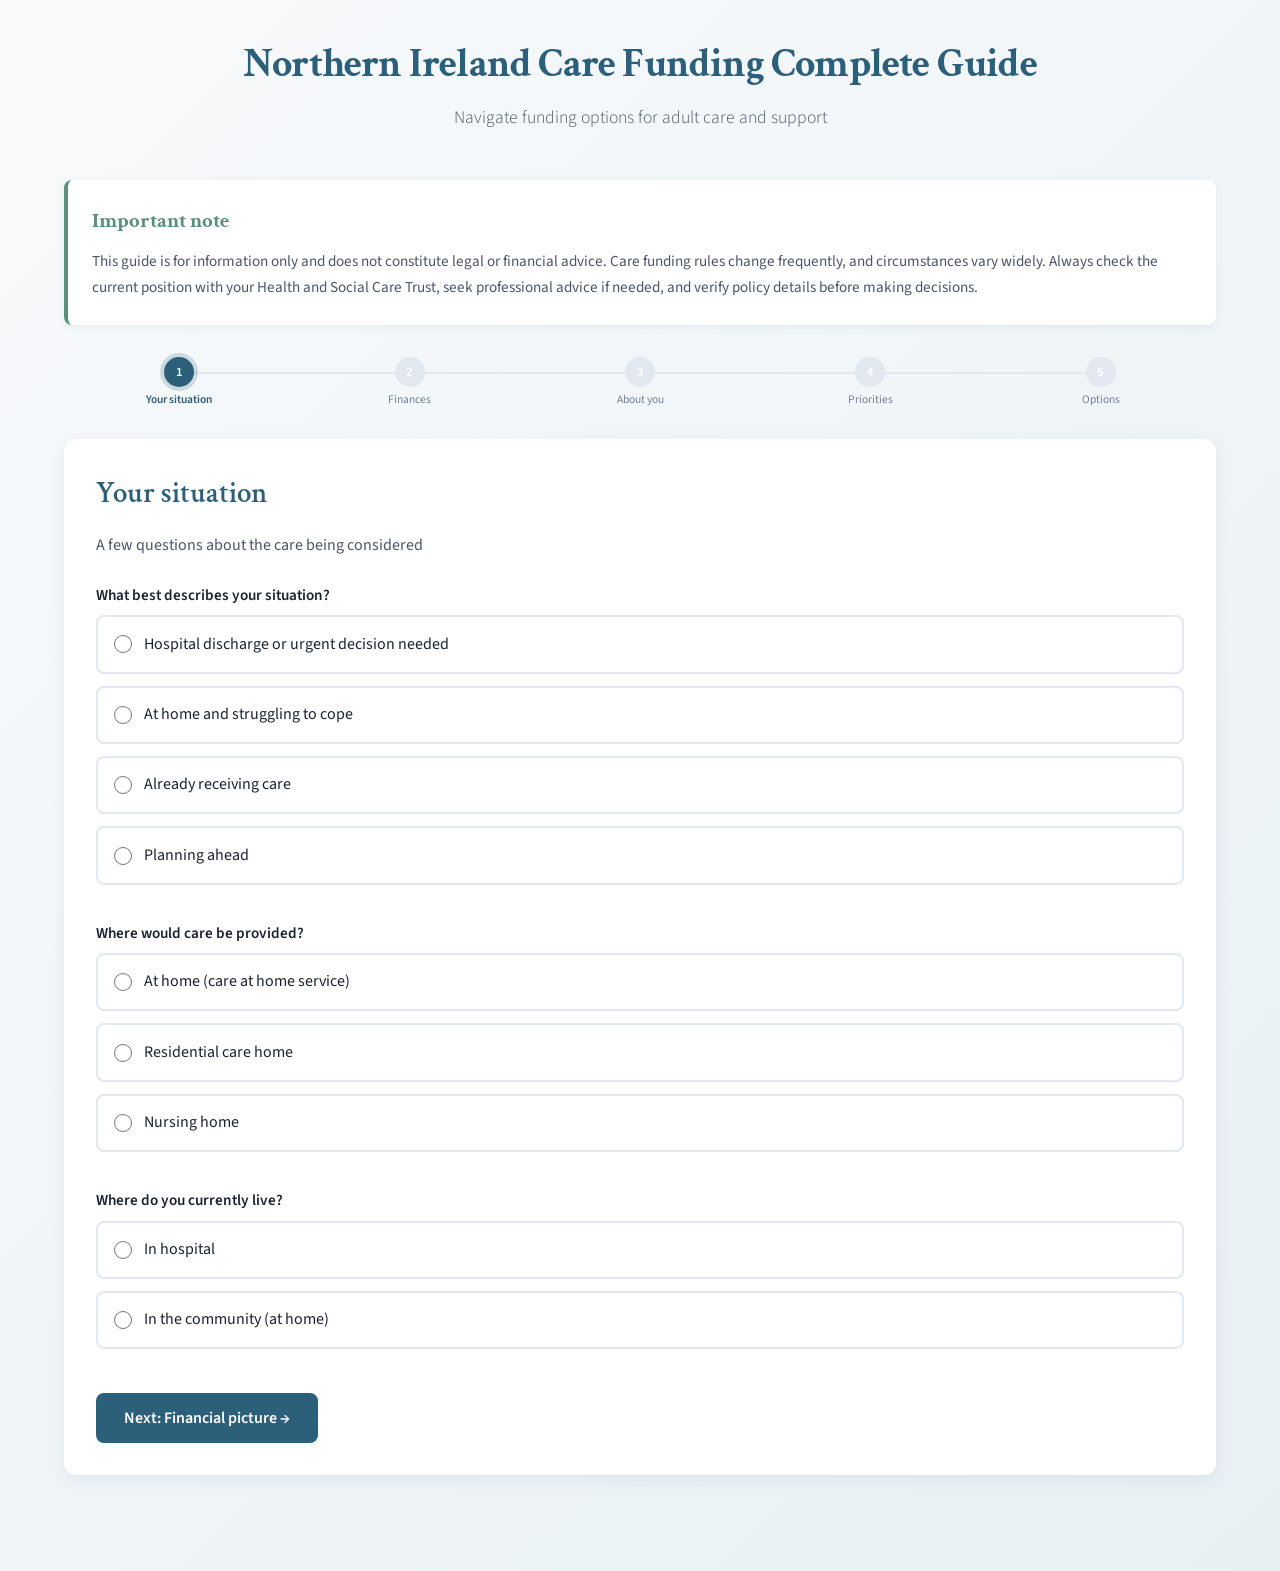
<file: ni-care-funding-complete (6).html>
<!DOCTYPE html>
<html lang="en">
<head>
    <meta charset="UTF-8">
    <meta name="viewport" content="width=device-width, initial-scale=1.0">
    <title>Northern Ireland Care Funding Complete Guide</title>
    <link rel="stylesheet" href="styles.css">
    <style>
        /* Tool 1 specific styles */
        .form-group { margin-bottom: 1.5rem; }
        .form-label { display: block; font-weight: 600; color: var(--text-dark); margin-bottom: 0.5rem; font-size: 0.95rem; }
        .radio-group, .checkbox-group { display: flex; flex-direction: column; gap: 0; }

        .progress-steps { display: flex; justify-content: space-between; margin-bottom: 2rem; position: relative; }
        .progress-steps::before { content: ''; position: absolute; top: 15px; left: 10%; right: 10%; height: 2px; background: var(--border); z-index: 0; }
        .step { flex: 1; text-align: center; position: relative; z-index: 1; }
        .step-circle { width: 30px; height: 30px; border-radius: 50%; background: var(--border); color: white; display: inline-flex; align-items: center; justify-content: center; font-size: 0.8rem; font-weight: 600; margin-bottom: 0.4rem; }
        .step.completed .step-circle { background: var(--accent); }
        .step.active .step-circle { background: var(--primary); box-shadow: 0 0 0 4px rgba(44, 95, 122, 0.2); }
        .step-label { font-size: 0.72rem; color: var(--text-light); line-height: 1.2; }
        .step.active .step-label { color: var(--primary); font-weight: 600; }

        .priority-card { background: var(--bg-light); border: 2px solid var(--border); border-radius: 8px; padding: 1rem; margin-bottom: 1rem; cursor: pointer; transition: all 0.3s ease; position: relative; }
        .priority-card:hover { border-color: var(--accent); transform: translateX(4px); }
        .priority-card.selected { border-color: var(--accent); background: rgba(90, 143, 123, 0.1); }
        .priority-rank { position: absolute; top: 8px; right: 8px; background: var(--accent); color: white; width: 28px; height: 28px; border-radius: 50%; display: flex; align-items: center; justify-content: center; font-weight: bold; font-size: 0.78rem; }
        .priority-card h4 { font-family: 'Crimson Text', serif; font-size: 1.1rem; color: var(--primary); margin-bottom: 0.25rem; }
        .priority-card p { font-size: 0.9rem; color: var(--text-medium); }

        .option-card { background: var(--bg-white); border: 2px solid var(--border); border-radius: 12px; padding: 1.5rem; margin-bottom: 1.5rem; transition: all 0.3s ease; }
        .option-card.strong-fit { border-color: var(--green); background: rgba(16, 185, 129, 0.03); }
        .option-card.possible-fit { border-color: var(--amber); background: rgba(245, 158, 11, 0.03); }
        .option-card.poor-fit { border-color: var(--border); opacity: 0.6; }
        .option-card.self-funder { border-color: var(--primary); background: rgba(44, 95, 122, 0.03); }
        .option-header { display: flex; justify-content: space-between; align-items: flex-start; margin-bottom: 0.75rem; gap: 1rem; }
        .option-title { font-family: 'Crimson Text', serif; font-size: 1.35rem; font-weight: 600; color: var(--primary); }
        .fit-badge { padding: 0.25rem 0.75rem; border-radius: 20px; font-size: 0.78rem; font-weight: 600; white-space: nowrap; flex-shrink: 0; }
        .fit-badge.strong { background: var(--green); color: white; }
        .fit-badge.possible { background: var(--amber); color: white; }
        .fit-badge.poor { background: var(--text-light); color: white; }
        .fit-badge.explore { background: var(--primary); color: white; }
        .option-description { color: var(--text-medium); margin-bottom: 0.75rem; font-size: 0.95rem; line-height: 1.65; }
        .why-sentence { background: rgba(90,143,123,0.12); border-radius: 6px; padding: 0.6rem 0.9rem; margin-bottom: 0.9rem; font-size: 0.9rem; color: var(--text-dark); }

        .accordion-toggle { background: none; border: 1px solid var(--border); border-radius: 6px; padding: 0.45rem 0.9rem; font-size: 0.85rem; color: var(--text-medium); cursor: pointer; font-family: 'Source Sans 3', sans-serif; display: inline-flex; align-items: center; gap: 0.4rem; transition: all 0.2s; }
        .accordion-toggle:hover { background: var(--bg-light); color: var(--primary); border-color: var(--primary-light); }
        .accordion-body { display: none; margin-top: 1rem; }
        .accordion-body.open { display: block; animation: fadeIn 0.3s ease; }
        .trade-offs { display: grid; grid-template-columns: 1fr 1fr; gap: 1rem; margin-bottom: 1rem; }
        .trade-off-col h5 { font-size: 0.88rem; font-weight: 600; margin-bottom: 0.5rem; }
        .trade-off-col.pros h5 { color: var(--green); }
        .trade-off-col.cons h5 { color: var(--red); }
        .trade-off-col ul { list-style: none; padding: 0; }
        .trade-off-col li { padding: 0.25rem 0; font-size: 0.83rem; padding-left: 1.2rem; position: relative; color: var(--text-medium); }
        .pros li::before { content: "\2713"; position: absolute; left: 0; color: var(--green); font-weight: bold; }
        .cons li::before { content: "\2717"; position: absolute; left: 0; color: var(--red); font-weight: bold; }
        .when-suitable { background: rgba(16, 185, 129, 0.08); border-radius: 6px; padding: 0.75rem; margin: 0.75rem 0; }
        .when-suitable h5 { color: var(--green); font-size: 0.85rem; font-weight: 600; margin-bottom: 0.5rem; }
        .when-suitable ul, .key-risks ul { list-style: none; padding: 0; font-size: 0.83rem; color: var(--text-medium); }
        .when-suitable li, .key-risks li { padding: 0.2rem 0; padding-left: 1rem; position: relative; }
        .when-suitable li::before { content: "\2192"; position: absolute; left: 0; color: var(--green); }
        .key-risks { background: rgba(239, 68, 68, 0.07); border-radius: 6px; padding: 0.75rem; margin: 0.75rem 0; }
        .key-risks h5 { color: var(--red); font-size: 0.85rem; font-weight: 600; margin-bottom: 0.5rem; }
        .key-risks li::before { content: "!"; position: absolute; left: 0; color: var(--red); font-weight: bold; }

        .filter-summary { background: linear-gradient(135deg, var(--accent) 0%, var(--accent-light) 100%); color: white; border-radius: 12px; padding: 1.5rem; margin-bottom: 2rem; }
        .filter-summary h3 { font-family: 'Crimson Text', serif; font-size: 1.35rem; margin-bottom: 1rem; }
        .summary-item { display: flex; justify-content: space-between; padding: 0.4rem 0; border-bottom: 1px solid rgba(255,255,255,0.2); font-size: 0.9rem; }
        .summary-item:last-child { border-bottom: none; }
        .summary-label { font-weight: 600; }
        .situation-label { display: inline-block; padding: 0.3rem 0.8rem; border-radius: 20px; font-size: 0.82rem; font-weight: 600; margin-bottom: 0.75rem; background: rgba(255,255,255,0.25); }

        .self-funder-section { background: linear-gradient(135deg, rgba(44,95,122,0.05) 0%, rgba(74,139,168,0.05) 100%); border: 2px solid var(--primary); border-radius: 12px; padding: 2rem; margin-top: 2rem; }
        .self-funder-section h3 { font-family: 'Crimson Text', serif; font-size: 1.5rem; color: var(--primary); margin-bottom: 1.25rem; }

        .longevity-estimator { background: white; border: 2px solid var(--primary-light); border-radius: 10px; padding: 1.5rem; margin: 1.5rem 0; }
        .longevity-estimator h4 { font-family: 'Crimson Text', serif; color: var(--primary); font-size: 1.2rem; margin-bottom: 0.25rem; }
        .est-label { font-size: 0.82rem; color: var(--text-light); margin-bottom: 1rem; }
        .longevity-slider-row { display: flex; align-items: center; gap: 1rem; margin-bottom: 1rem; flex-wrap: wrap; }
        .longevity-slider-row label { font-size: 0.88rem; font-weight: 600; color: var(--text-dark); min-width: 130px; }
        .longevity-slider-row input[type=range] { flex: 1; min-width: 150px; accent-color: var(--primary); cursor: pointer; }
        .slider-val { font-weight: 600; color: var(--primary); min-width: 90px; text-align: right; }
        .longevity-result { background: rgba(44,95,122,0.06); border-radius: 8px; padding: 1rem 1.25rem; }
        .longevity-duration { font-size: 1.5rem; font-weight: 700; color: var(--primary); }
        .longevity-thresholds { display: flex; gap: 1rem; margin-top: 0.75rem; flex-wrap: wrap; }
        .longevity-threshold { background: white; border: 1px solid var(--border); border-radius: 6px; padding: 0.5rem 0.75rem; font-size: 0.83rem; flex: 1; min-width: 140px; }
        .th-label { color: var(--text-light); font-size: 0.75rem; }
        .th-value { font-weight: 600; color: var(--primary); }
        .longevity-assumptions { font-size: 0.78rem; color: var(--text-light); margin-top: 0.75rem; line-height: 1.5; }

        .wizard-bridge { background: linear-gradient(135deg, var(--accent) 0%, var(--primary) 100%); color: white; border-radius: 12px; padding: 1.75rem; margin-top: 1.5rem; }
        .wizard-bridge h4 { font-family: 'Crimson Text', serif; font-size: 1.3rem; margin-bottom: 0.5rem; }
        .wizard-bridge p { font-size: 0.93rem; opacity: 0.9; margin-bottom: 1.25rem; line-height: 1.6; }
        .wizard-bridge a { display: inline-block; background: white; color: var(--primary); font-weight: 600; padding: 0.7rem 1.5rem; border-radius: 8px; text-decoration: none; font-family: 'Source Sans 3', sans-serif; font-size: 0.95rem; transition: all 0.2s; }
        .wizard-bridge a:hover { background: var(--bg-light); transform: translateY(-2px); }

        .sources { background: var(--bg-white); border-radius: 8px; padding: 1.5rem; margin-top: 3rem; font-size: 0.85rem; color: var(--text-light); }
        .sources h4 { font-family: 'Crimson Text', serif; color: var(--primary); margin-bottom: 0.75rem; font-size: 1rem; }
        .sources a { color: var(--primary-light); text-decoration: none; }
        .sources a:hover { text-decoration: underline; }

        .under55-note { background: rgba(217,119,6,0.08); border-left: 4px solid var(--warning); border-radius: 8px; padding: 1.1rem; margin-top: 1.5rem; }
        .under55-note h4 { color: var(--warning); font-family: 'Crimson Text', serif; font-size: 1.05rem; margin-bottom: 0.4rem; }
        .under55-note p { font-size: 0.88rem; color: var(--text-medium); }

        @media (max-width: 768px) {
            .trade-offs { grid-template-columns: 1fr; }
            .step-label { font-size: 0.62rem; }
            .longevity-thresholds { flex-direction: column; }
        }
    </style>
</head>
<body>
    <div class="container">
        <header>
            <h1>Northern Ireland Care Funding Complete Guide</h1>
            <p class="subtitle">Navigate funding options for adult care and support</p>
        </header>

        <div class="disclaimer">
            <h3>Important note</h3>
            <p>This guide is for information only and does not constitute legal or financial advice. Care funding rules change frequently, and circumstances vary widely. Always check the current position with your Health and Social Care Trust, seek professional advice if needed, and verify policy details before making decisions.</p>
        </div>

        <div class="progress-steps">
            <div class="step active" id="step1"><div class="step-circle">1</div><div class="step-label">Your situation</div></div>
            <div class="step" id="step2"><div class="step-circle">2</div><div class="step-label">Finances</div></div>
            <div class="step" id="step3"><div class="step-circle">3</div><div class="step-label">About you</div></div>
            <div class="step" id="step4"><div class="step-circle">4</div><div class="step-label">Priorities</div></div>
            <div class="step" id="step5"><div class="step-circle">5</div><div class="step-label">Options</div></div>
        </div>

        <!-- STAGE 1a: Situation, care setting, location -->
        <div class="stage active" id="stage1a">
            <div class="card">
                <h2 class="section-title">Your situation</h2>
                <p class="section-subtitle">A few questions about the care being considered</p>

                <div class="form-group">
                    <label class="form-label">What best describes your situation?</label>
                    <div class="radio-group">
                        <label class="radio-option"><input type="radio" name="situation" value="hospitalUrgent"><span>Hospital discharge or urgent decision needed</span></label>
                        <label class="radio-option"><input type="radio" name="situation" value="homeStruggling"><span>At home and struggling to cope</span></label>
                        <label class="radio-option"><input type="radio" name="situation" value="alreadyInCare"><span>Already receiving care</span></label>
                        <label class="radio-option"><input type="radio" name="situation" value="planningAhead"><span>Planning ahead</span></label>
                    </div>
                </div>

                <div class="form-group">
                    <label class="form-label">Where would care be provided?</label>
                    <div class="radio-group">
                        <label class="radio-option"><input type="radio" name="careSetting" value="home"><span>At home (care at home service)</span></label>
                        <label class="radio-option"><input type="radio" name="careSetting" value="residential"><span>Residential care home</span></label>
                        <label class="radio-option"><input type="radio" name="careSetting" value="nursing"><span>Nursing home</span></label>
                    </div>
                </div>

                <div class="form-group" id="stayTypeGroup" style="display: none;">
                    <label class="form-label">Duration of stay</label>
                    <div class="radio-group">
                        <label class="radio-option"><input type="radio" name="stayType" value="temporary"><span>Temporary (expected to be short-term)</span></label>
                        <label class="radio-option"><input type="radio" name="stayType" value="permanent"><span>Permanent or long-term</span></label>
                    </div>
                </div>

                <div class="info-box" id="temporaryStayNote" style="display: none;">
                    <h4>Temporary stays are treated differently</h4>
                    <p>Your home is usually ignored for a temporary stay, and the Trust may use a different charging approach at first. The rules can change if a temporary stay becomes permanent.</p>
                </div>

                <div class="form-group">
                    <label class="form-label">Where do you currently live?</label>
                    <div class="radio-group">
                        <label class="radio-option"><input type="radio" name="location" value="hospital"><span>In hospital</span></label>
                        <label class="radio-option"><input type="radio" name="location" value="community"><span>In the community (at home)</span></label>
                    </div>
                </div>

                <div class="button-group">
                    <button class="btn btn-primary" onclick="goToStage1b()">Next: Financial picture &rarr;</button>
                </div>
            </div>
        </div>

        <!-- STAGE 1b: Property + Capital -->
        <div class="stage" id="stage1b">
            <div class="card">
                <div id="summaryAfter1a" class="running-summary" style="display:none;"></div>
                <h2 class="section-title">Financial picture</h2>
                <p class="section-subtitle">The Trust uses your capital and property to assess eligibility for funded care</p>

                <div class="form-group">
                    <label class="form-label">Do you own or rent your home?</label>
                    <div class="radio-group">
                        <label class="radio-option"><input type="radio" name="property" value="owner"><span>Own</span></label>
                        <label class="radio-option"><input type="radio" name="property" value="notOwner"><span>Rent or other tenure</span></label>
                    </div>
                </div>

                <div class="form-group" id="occupierGroup" style="display: none;">
                    <label class="form-label">Who lives in the property?</label>
                    <div class="checkbox-group">
                        <label class="checkbox-option"><input type="checkbox" name="occupier" value="spouse"><span>Spouse or civil partner (who will stay in the home)</span></label>
                        <label class="checkbox-option"><input type="checkbox" name="occupier" value="child"><span>Dependent child (under 16)</span></label>
                        <label class="checkbox-option"><input type="checkbox" name="occupier" value="relative"><span>Relative aged 60+ or disabled relative</span></label>
                        <label class="checkbox-option"><input type="checkbox" name="occupier" value="alone"><span>No one else lives in the property</span></label>
                    </div>
                </div>

                <div class="info-box" id="extraDisregardNote" style="display: none;">
                    <h4>Other disregard situations</h4>
                    <p>The categories above are the main reasons a property may be disregarded. Other situations may also apply &mdash; raise them with the Trust or seek advice.</p>
                </div>

                <div class="form-group">
                    <label class="form-label" id="capitalLabel">Total savings and investments</label>
                    <div id="capitalContextNote" class="info-box" style="display: none; margin-bottom: 1rem;"></div>
                    <div class="radio-group">
                        <label class="radio-option"><input type="radio" name="capital" value="low"><span>Under &pound;14,250</span><!-- FIGURE: keep in sync with figures.js CARE_FIGURES.lowerCapitalLimit --></label>
                        <label class="radio-option"><input type="radio" name="capital" value="medium"><span>&pound;14,250 to &pound;23,250</span><!-- FIGURE: keep in sync with figures.js --></label>
                        <label class="radio-option"><input type="radio" name="capital" value="high"><span>Over &pound;23,250</span><!-- FIGURE: keep in sync with figures.js CARE_FIGURES.upperCapitalLimit --></label>
                    </div>
                </div>

                <div class="info-box">
                    <h4>Financial thresholds (2026/27)</h4><!-- FIGURE: keep in sync with figures.js -->
                    <p>Under &pound;14,250: Trust usually covers your care. Between &pound;14,250 and &pound;23,250: you contribute on a sliding scale. Above &pound;23,250: you fund privately unless Continuing Healthcare applies.</p>
                </div>

                <div class="info-box" id="selfFunderWarning" style="display: none;">
                    <h4>What this means for you</h4>
                    <p>Savings above the upper threshold mean you fund care yourself at this stage. Consider how long the chosen fee level will remain affordable as savings reduce. If you choose a home that charges more than the Trust&rsquo;s rate, you or your family may face top-up costs later.</p>
                </div>

                <div class="button-group">
                    <button class="btn btn-secondary" onclick="goBackTo1a()">&larr; Back</button>
                    <button class="btn btn-primary" onclick="goToStage1c()">Next: About you &rarr;</button>
                </div>
            </div>
        </div>

        <!-- STAGE 1c: Age + Health complexity -->
        <div class="stage" id="stage1c">
            <div class="card">
                <div id="summaryAfter1b" class="running-summary" style="display:none;"></div>
                <h2 class="section-title">About you</h2>
                <p class="section-subtitle">Age and health needs determine which options are available</p>

                <div class="form-group">
                    <label class="form-label">Age</label>
                    <div class="radio-group">
                        <label class="radio-option"><input type="radio" name="age" value="under55"><span>Under 55</span></label>
                        <label class="radio-option"><input type="radio" name="age" value="over55"><span>55 or over</span></label>
                    </div>
                </div>

                <div class="form-group">
                    <label class="form-label">Health complexity</label>
                    <div class="radio-group">
                        <label class="radio-option"><input type="radio" name="healthComplexity" value="standard"><span>Standard care needs</span></label>
                        <label class="radio-option"><input type="radio" name="healthComplexity" value="complex"><span>Highly complex health needs &mdash; Continuing Healthcare should be checked, but eligibility is narrow</span></label>
                    </div>
                </div>

                <div class="button-group">
                    <button class="btn btn-secondary" onclick="goBackTo1b()">&larr; Back</button>
                    <button class="btn btn-primary" onclick="goToStage2()">Next: Set priorities &rarr;</button>
                </div>
            </div>
        </div>

        <!-- STAGE 2: PRIORITIES -->
        <div class="stage" id="stage2">
            <div class="card">
                <div id="summaryAfter1c" class="running-summary" style="display:none;"></div>
                <h2 class="section-title" id="stage2Title">What matters most to you?</h2>
                <p class="section-subtitle" id="stage2Subtitle">Select up to <strong>2 priorities</strong> in order of importance. Your first choice carries more weight in the results.</p>
                <div class="form-group"><div id="prioritiesContainer"></div></div>
                <div class="button-group">
                    <button class="btn btn-secondary" onclick="goBackTo1c()">&larr; Back</button>
                    <button class="btn btn-primary" onclick="goToStage3()">See my options &rarr;</button>
                </div>
            </div>
        </div>

        <!-- STAGE 3: RESULTS -->
        <div class="stage" id="stage3">
            <div class="filter-summary" id="filterSummary"></div>
            <div id="situationContextSection"></div>
            <div id="trustFundedSection"></div>
            <div id="selfFunderSection"></div>
            <div id="additionalSupportSection"></div>
            <div id="noFitSection"></div>

            <div class="sources">
                <h4>Sources &amp; further information</h4>
                <ul style="list-style: none; padding: 0; margin-top: 0.75rem;">
                    <li><a href="https://www.nidirect.gov.uk/articles/your-home-assets-and-residential-care-or-nursing-home-fees" target="_blank">NI Direct &mdash; Your home, assets and residential care fees</a></li>
                    <li><a href="https://www.hscni.net/" target="_blank">Health and Social Care NI official site</a></li>
                    <li><a href="https://www.ageuk.org.uk/northern-ireland/" target="_blank">Age NI &mdash; guidance on care and support</a></li>
                    <li><a href="https://www.citizensadvice.org.uk/" target="_blank">Citizens Advice on adult social care</a></li>
                    <li><a href="https://www.alzheimers.org.uk/get-support/legal-financial/paying-care-northern-ireland" target="_blank">Alzheimer&rsquo;s Society &mdash; paying for care in NI</a></li>
                    <li><a href="https://beaconchc.co.uk/" target="_blank">Beacon CHC &mdash; Continuing Healthcare advocacy</a></li>
                </ul>
            </div>
            <div class="button-group"><button class="btn btn-secondary" onclick="restart()">Start again</button></div>
        </div>
    </div>

    <script src="figures.js"></script>
    <script>
        // ─── State ───────────────────────────────────────────────────────────
        const state = {
            situation: null, careSetting: null, stayType: null, location: null,
            property: null, occupier: [], capital: null, age: null,
            healthComplexity: null, priorities: []
        };

        // ─── Part 1: Priority alignment matrix ──────────────────────────────
        // Scores: -2 (works against) to +2 (strongly serves this priority)
        // Review these scores annually or if user feedback suggests retuning.
        const PRIORITY_ALIGNMENT = {
            //                    choice  protectHome  minCost  flexibility  familyControl  speed
            trustFunded:         {choice:-1, protectHome: 2, minCost: 2, flexibility:-1, familyControl: 0, speed:-1},
            topUp:               {choice: 1, protectHome: 1, minCost: 0, flexibility: 1, familyControl: 0, speed: 0},
            continuingHealthcare:{choice: 0, protectHome: 2, minCost: 2, flexibility: 0, familyControl: 0, speed:-1},
            selfFunded:          {choice: 2, protectHome: 0, minCost:-2, flexibility: 2, familyControl: 1, speed: 2},
            temp:                {choice: 0, protectHome: 1, minCost: 1, flexibility: 1, familyControl: 1, speed: 2},
        };

        function getPriorityScore(optionId) {
            const alignment = PRIORITY_ALIGNMENT[optionId];
            if (!alignment) return 0;
            let score = 0;
            if (state.priorities[0]) score += (alignment[state.priorities[0]] || 0) * 2;
            if (state.priorities[1]) score += (alignment[state.priorities[1]] || 0);
            return score;
        }

        const PRIORITY_NAMES = {
            minCost: 'minimising cost', protectHome: 'protecting the family home',
            choice: 'choice of care provider', flexibility: 'flexibility and control',
            familyControl: 'family involvement', speed: 'quick access to care'
        };

        // ─── Situation / tier helpers ────────────────────────────────────────
        function getSituationTier() {
            if (state.situation === 'planningAhead') return 'planning';
            if (state.situation === 'homeStruggling') return 'emerging';
            return 'pointOfNeed';
        }

        function getPrioritiesForSituation() {
            const tier = getSituationTier();
            const isOwner = state.property === 'owner';
            const defs = {
                choice: {
                    planning: {label:'Choice of care provider and location', description:'Research options without time pressure. Understand what is available, what it costs, and what matters to you and your family.'},
                    emerging: {label:'Choice of care provider and location', description:'You may still have time to research options, but the window is narrowing. Understand what is available near you and start visiting if possible.'},
                    pointOfNeed: {label:'Choice of care provider and location', description:'Even under time pressure, you have some choice. Understand what is available within Trust-contracted options and what choosing a more expensive home means for costs.'}
                },
                protectHome: {
                    planning: {label:'Protect the family home', description:'With proper legal advice, there may be legitimate steps you can take now to protect the property. The rules are complex and getting it wrong can be costly — professional advice is essential.'},
                    emerging: {label:'Protect the family home', description:'Some planning may still be possible depending on your circumstances. However, the closer you are to needing formal care, the more scrutiny any asset changes attract. Get legal advice before acting.'},
                    pointOfNeed: null
                },
                minCost: {
                    planning: {label:'Minimise future care costs', description:'Explore steps that could reduce the financial impact of care. This includes claiming benefits, understanding financial thresholds, and legitimate financial planning with professional advice.'},
                    emerging: {label:'Minimise costs where possible', description:"Claim everything you are entitled to, including Attendance Allowance and carer benefits. Understand the financial assessment rules so you are not paying more than you need to."},
                    pointOfNeed: {label:'Pay as efficiently as possible', description:"Your financial position is what it is. Make sure all disregards are applied correctly, check whether Continuing Healthcare applies, and know when to request a reassessment as your savings change."}
                },
                flexibility: {
                    planning: {label:'Flexibility and control', description:'Build in options so care arrangements can adapt as circumstances change over time.'},
                    emerging: {label:'Flexibility and control', description:'Find care arrangements that can adapt. Care at home now, with the option to step up to residential care later if needed.'},
                    pointOfNeed: {label:'Flexibility and control', description:'Build in review points so you can adjust as circumstances change, especially as savings reduce and you may cross funding thresholds.'}
                },
                familyControl: {
                    planning: {label:'Family involvement and oversight', description:"Set up the right legal and practical frameworks now. An Enduring Power of Attorney and open family discussions mean the family can act decisively when the time comes."},
                    emerging: {label:'Family involvement and oversight', description:'If an Enduring Power of Attorney is not already in place, this is urgent. It can only be set up while the person still has mental capacity.'},
                    pointOfNeed: {label:'Family involvement and oversight', description:"Understand what decisions the family can and cannot make, especially if the person lacks capacity. If no EPA is in place, you may need to explore controllership through the courts."}
                },
                speed: {
                    planning: null, emerging: null,
                    pointOfNeed: {label:'Quick decision and access', description:'Get care in place promptly. Especially important for hospital discharge, where delayed discharge affects the person and the hospital.'}
                }
            };
            const order = tier === 'planning' ? ['choice','protectHome','minCost','flexibility','familyControl']
                        : tier === 'emerging'  ? ['choice','protectHome','flexibility','minCost','familyControl']
                        :                        ['choice','speed','minCost','flexibility','familyControl'];
            return order.reduce((acc, key) => {
                const tierData = defs[key][tier];
                if (!tierData) return acc;
                if (key === 'protectHome' && !isOwner) return acc;
                acc.push({id: key, label: tierData.label, description: tierData.description});
                return acc;
            }, []);
        }

        // ─── Funding options ─────────────────────────────────────────────────
        const fundingOptions = [
            {
                id: 'trustFunded',
                name: 'Trust-funded care (full or partial)',
                description: `The Health and Social Care Trust assesses you as needing care and funds it directly, or contributes to the cost. Northern Ireland's capital thresholds have been frozen at ${CARE_FIGURES.upperCapitalLimit} since 2010, compared to £50,000 in Wales and £35,500 in Scotland. The nursing care contribution in NI is only ${CARE_FIGURES.nursingCarePayment} per week, compared to ${CARE_FIGURES.englandNursingComparator} per week in England.`,
                pros: ['Significantly lower or no personal cost','Trust covers the full registered fee','Includes Nursing Care Allowance if you need nursing','No risk of care being withdrawn due to money running out','Includes personal care and support planning'],
                cons: ['Limited choice: only homes that contract with the Trust','Means testing applied (financial assessment)','Property may be counted in assessment','Different eligibility rules may apply for younger adults','Waiting times for assessment and placement'],
                whenSuitable: ['Capital is low (under £14,250)','You need residential or nursing care','You want to minimise personal cost'],
                nextSteps: ['Contact your local Health and Social Care Trust','Request a care needs assessment','Request a financial assessment','Ask about their contracted homes','Discuss timescales for assessment and placement']
            },
            {
                id: 'topUp',
                name: 'Trust-funded with top-up (preferred care home)',
                description: 'The Trust funds care at their standard rate, but you pay the difference to access a home that charges more.',
                pros: ['Some choice if you want a specific home','Trust funds most of the cost','Usually clearer about ongoing costs','Nursing Care Allowance included where applicable','Care plan and review provided by Trust'],
                cons: ['You must pay the top-up amount every month','A third party (usually a family member) can agree to pay the top-up, but no one is legally obliged','If top-up payments stop, the placement may be at risk and you may need to move','Top-up amount is set by the care home, not negotiated','Risk of disputes if the care home increases fees'],
                whenSuitable: ['Capital is low-to-medium','You have some savings or family willing to cover top-ups','You want a specific care home that costs more than the Trust rate'],
                nextSteps: ['Identify the care home you prefer','Check the Trust\'s standard fee for that type of care','Calculate the top-up cost per month','Ensure you or a third party can afford it long-term','Get confirmation in writing about the top-up arrangement']
            },
            {
                id: 'continuingHealthcare',
                name: 'Continuing Healthcare (fully funded)',
                description: 'Continuing Healthcare (CHC) is NHS-funded care for people with a “primary health need”, meaning the main reason for care is health rather than social care. If eligible, all care costs are covered with no means testing.',
                pros: ['If eligible, completely free care with no charges at all','No means testing or financial assessment','All assets including property fully protected','Covers all aspects of care provision','Can access any care home (not just Trust-contracted ones)'],
                cons: ['Extremely narrow eligibility in NI compared to the rest of the UK',`NI nursing care contribution is only ${CARE_FIGURES.nursingCarePayment} per week vs ${CARE_FIGURES.englandNursingComparator} per week in England`,'The 2021 single-question screening policy was quashed by the High Court in the McMinnis case (2023). A new policy is being developed, with a direct referral pilot launched in April 2025','Assessment process can be lengthy and complex','Often requires specialist advice or advocacy to access','Subject to ongoing review and can be withdrawn'],
                whenSuitable: ['You have highly complex health needs requiring specialist or continuous clinical input','Your needs are primarily health-related (the “primary health need” test)','You want to explore whether full NHS funding applies'],
                nextSteps: ['Ask the Trust to screen you for Continuing Healthcare','Request a full multidisciplinary CHC assessment if screening suggests eligibility','Gather all medical evidence documenting complexity of needs','If refused, seek specialist advice or advocacy. The McMinnis ruling may support your case','Be aware that the legal landscape is in transition and new guidance is being developed']
            },
            {
                id: 'selfFunded',
                name: 'Self-funded (private care)',
                description: `You pay the full cost of care from your own money. You have full choice, but care in Northern Ireland typically costs £800 to £1,500 or more per week for residential care. Very few people can sustain this indefinitely. Consider how long your capital will last and what happens when it runs down.`,
                pros: ['Complete freedom of choice of provider','Can access any home, anywhere','No waiting for Trust assessment','Quick access to care','Control over care arrangements'],
                cons: ['Full cost falls on you: typically £800 to £1,500 or more per week for residential care','Savings can run down quickly. Even £250,000 may last only 3 to 5 years','No guarantee of long-term affordability','If funds run out, you may need to move to a Trust-contracted home','Choosing an expensive home creates top-up risk if Trust support is later needed','Higher risk of family disagreement over money'],
                whenSuitable: [`Capital is high (over ${CARE_FIGURES.upperCapitalLimit})`,'You want complete choice of care home','You prefer to avoid means testing','You want immediate access to care'],
                nextSteps: ['Research care homes in your preferred area','Visit homes and compare fees','Calculate how long your savings will last at the chosen fee level',`Plan for what happens when funds reduce towards the ${CARE_FIGURES.upperCapitalLimit} threshold`,'Ask the Trust about deferred payment: NI does not have a formal scheme like England or Wales, but some Trusts may agree informal arrangements on a case-by-case basis']
            },
            {
                id: 'temp',
                name: 'Temporary care (first few weeks or months)',
                description: 'Short-term placement while you recover or decisions are made. Usually funded differently and time-limited.',
                pros: ['Often fully or largely funded by the Trust','Time to make longer-term decisions','Allows for recovery or reassessment','Home usually disregarded (not counted in assessment)','Clarity about the time-limit'],
                cons: ['Support ends after set period','Requires a clear plan for what happens next','If temporary becomes permanent, funding changes','Charging rules may change mid-stay','Can be stressful if permanent care needed but not arranged'],
                whenSuitable: ['You are in hospital or crisis','You need time to plan or recover','You are deciding between care at home or residential care','Short-term placement while family makes decisions'],
                nextSteps: ['Confirm the duration of the temporary stay','Discuss what happens at the end of the period','Start planning for permanent arrangements early','Ask about funding for permanent care if needed','Ensure the home and family are clear on timescales']
            },
            {
                id: 'attendanceAllowance',
                name: 'Attendance Allowance',
                description: `A non-means-tested, tax-free benefit for people of State Pension age who need help with personal care or supervision due to physical or mental disability. You can claim regardless of your savings, property, or income. Rates are ${CARE_FIGURES.attendanceAllowanceLower} (lower rate) or ${CARE_FIGURES.attendanceAllowanceHigher} (higher rate) per week (${CARE_FIGURES.reviewYear}).`,
                pros: ['Not means-tested: your savings and property do not matter','Tax-free and does not reduce other benefits',`${CARE_FIGURES.attendanceAllowanceLower} (lower rate) or ${CARE_FIGURES.attendanceAllowanceHigher} (higher rate) per week (${CARE_FIGURES.reviewYear})`,'Can be used for any purpose including paying for care','Can be claimed whether you live at home or are planning to move to a care home'],
                cons: ['Only available to people of State Pension age (currently 66)','Stops if you move into a care home funded by the Trust (but continues if self-funding)','Application requires detailed information about care needs','Decision can take 6 to 8 weeks'],
                whenSuitable: ['Of State Pension age (currently 66) with care needs','Living at home or planning ahead','Self-funding in a care home','Any savings or capital level'],
                nextSteps: ['Check eligibility: State Pension age and needing help with personal care','Apply through the Department for Communities (DfC) in Northern Ireland','Describe care needs in detail on the application. Consider getting help from Age NI or Citizens Advice','You do not need to have a formal diagnosis to apply','If already claimed but care needs have increased, apply for a review to move from lower to higher rate']
            },
            {
                id: 'directPayments',
                name: 'Direct Payments (self-directed support)',
                description: 'Instead of the Trust arranging care services for you, you receive a cash payment to arrange your own care. This gives you more control over who provides your care and when. Available for care at home and some other services.',
                pros: ['You choose your own carers and set your own schedule','Greater flexibility and control over daily care','Can employ family members in some circumstances','Can combine with other care arrangements','Funded by the Trust based on your assessed needs'],
                cons: ['You take on responsibility for managing payments and employment','Requires a care needs assessment from the Trust','Financial assessment still applies to determine your contribution','Can be administratively demanding (though support organisations exist)','May not cover all care needs, especially complex nursing'],
                whenSuitable: ['You want control over your care arrangements at home','You have someone specific you want to provide care','You value flexibility in scheduling','You or a family member can manage the administrative side'],
                nextSteps: ['Request a care needs assessment from your local Trust','Ask specifically about Direct Payments during the assessment','Contact the NI Direct Payments Support Service for practical help','Understand your contribution under the financial assessment','Consider whether a support organisation can help with payroll and admin']
            }
        ];

        // ─── Form event listeners ────────────────────────────────────────────
        document.addEventListener('DOMContentLoaded', () => {
            document.querySelectorAll('input[type="radio"]').forEach(i => i.addEventListener('change', e => selectRadio(e.target.name, e.target.value)));
            document.querySelectorAll('input[type="checkbox"]').forEach(i => i.addEventListener('change', e => selectCheckbox(e.target.name, e.target.value, e.target.checked)));
        });

        function selectRadio(name, value) {
            state[name] = value;
            document.querySelectorAll('input[name="'+name+'"]').forEach(i => i.parentElement.classList.toggle('selected', i.value === value));
            if (name === 'careSetting') {
                document.getElementById('stayTypeGroup').style.display = (value==='residential'||value==='nursing') ? 'block' : 'none';
                if (value==='home') { state.stayType=null; document.querySelectorAll('input[name="stayType"]').forEach(i=>i.checked=false); }
            }
            if (name === 'stayType') document.getElementById('temporaryStayNote').style.display = value==='temporary' ? 'block' : 'none';
            if (name === 'property') {
                document.getElementById('occupierGroup').style.display = value==='owner' ? 'block' : 'none';
                document.getElementById('extraDisregardNote').style.display = value==='owner' ? 'block' : 'none';
                if (value==='notOwner') { state.occupier=[]; document.querySelectorAll('input[name="occupier"]').forEach(i=>i.checked=false); }
                updateCapitalQuestion();
            }
            if (name === 'capital') document.getElementById('selfFunderWarning').style.display = value==='high' ? 'block' : 'none';
        }

        function selectCheckbox(name, value, checked) {
            if (name === 'occupier') {
                if (checked) state.occupier.push(value);
                else state.occupier = state.occupier.filter(v=>v!==value);
                updateCapitalQuestion();
            }
            document.querySelector('input[name="'+name+'"][value="'+value+'"]').parentElement.classList.toggle('selected', checked);
        }

        function updateCapitalQuestion() {
            const lbl = document.getElementById('capitalLabel');
            const note = document.getElementById('capitalContextNote');
            const isOwner = state.property === 'owner';
            const disregard = isOwner && state.occupier.some(o=>['spouse','child','relative'].includes(o));
            if (isOwner && disregard) {
                lbl.textContent = 'Savings and investments (not including your property)';
                note.style.display = 'block';
                note.innerHTML = '<h4>Property disregard applies</h4><p>Because a qualifying person lives in your home, your property value will normally be left out of the financial assessment. Answer based on your <strong>non-property assets only</strong>.</p>';
            } else if (isOwner) {
                lbl.textContent = 'Savings and investments (not including your property)';
                note.style.display = 'block';
                note.innerHTML = '<h4>Your property will likely be counted</h4><p>If no qualifying person lives in your home, the property value will normally be included in the financial assessment after the first 12 weeks of a permanent placement. Still answer about your <strong>non-property savings</strong> — this helps us show when to review your position as savings reduce.</p>';
            } else {
                lbl.textContent = 'Total savings and investments';
                note.style.display = 'none';
                note.innerHTML = '';
            }
        }

        // ─── Running summary ─────────────────────────────────────────────────
        function buildRunningSummary(keys) {
            const labels = {
                situation: {planningAhead:'Planning ahead', homeStruggling:'At home, struggling', hospitalUrgent:'Hospital / urgent', alreadyInCare:'Already in care'},
                careSetting: {home:'Care at home', residential:'Residential care', nursing:'Nursing home'},
                stayType: {temporary:'Temporary stay', permanent:'Permanent stay'},
                location: {hospital:'In hospital', community:'At home'},
                property: {owner:'Own home', notOwner:'Renting'},
                capital: {low:'Under £14,250', medium:'£14,250–£23,250', high:'Over £23,250'},
                age: {under55:'Under 55', over55:'55 or over'},
                healthComplexity: {standard:'Standard health needs', complex:'Highly complex'}
            };
            const keyLabels = {situation:'Situation', careSetting:'Care setting', stayType:'Stay type', location:'Location', property:'Housing', capital:'Savings', age:'Age', healthComplexity:'Health needs'};
            const chips = keys.filter(k=>state[k]).map(k=>`<span class="running-summary-chip"><strong>${keyLabels[k]}:</strong> ${(labels[k]&&labels[k][state[k]])||state[k]}</span>`);
            if (!chips.length) return '';
            return `<h5>What you've told us so far</h5><div class="running-summary-items">${chips.join('')}</div>`;
        }

        // ─── Navigation ──────────────────────────────────────────────────────
        function goToStage1b() {
            if (!state.situation) { alert('Please select what best describes your situation.'); return; }
            if (!state.careSetting) { alert('Please select where care would be provided.'); return; }
            if (state.careSetting !== 'home' && !state.stayType) { alert('Please select duration of stay.'); return; }
            if (!state.location) { alert('Please select where you currently live.'); return; }
            setStep(1);
            const s = document.getElementById('summaryAfter1a');
            s.innerHTML = buildRunningSummary(['situation','careSetting','stayType','location']);
            s.style.display = s.innerHTML ? 'block' : 'none';
            showStage('stage1b');
        }
        function goBackTo1a() { setStep(1); showStage('stage1a'); }

        function goToStage1c() {
            if (!state.property) { alert('Please select your housing status.'); return; }
            if (!state.capital) { alert('Please select your capital level.'); return; }
            setStep(2);
            const s = document.getElementById('summaryAfter1b');
            s.innerHTML = buildRunningSummary(['situation','careSetting','stayType','location','property','capital']);
            s.style.display = s.innerHTML ? 'block' : 'none';
            showStage('stage1c');
        }
        function goBackTo1b() { setStep(2); showStage('stage1b'); }

        function goToStage2() {
            if (!state.age) { alert('Please select your age group.'); return; }
            if (!state.healthComplexity) { alert('Please select your health complexity.'); return; }
            setStep(3);
            const s = document.getElementById('summaryAfter1c');
            s.innerHTML = buildRunningSummary(['situation','careSetting','stayType','location','property','capital','age','healthComplexity']);
            s.style.display = s.innerHTML ? 'block' : 'none';
            const tier = getSituationTier();
            document.getElementById('stage2Title').textContent = tier==='planning' ? 'What matters most as you plan ahead?'
                : tier==='emerging' ? 'What matters most right now?' : 'What matters most in your situation?';
            document.getElementById('stage2Subtitle').innerHTML = tier==='planning'
                ? 'You have time to consider your options. Select up to <strong>2 priorities</strong> in order of importance.'
                : tier==='emerging' ? 'Your window for planning is narrowing. Select up to <strong>2 priorities</strong> in order of importance.'
                : 'Select up to <strong>2 priorities</strong>. Your first choice carries more weight.';
            renderPriorities();
            showStage('stage2');
        }
        function goBackTo1c() { setStep(3); showStage('stage1c'); }

        function goToStage3() {
            if (state.priorities.length === 0) { alert('It helps to select at least one priority.'); return; }
            setStep(4);
            generateResults();
            showStage('stage3');
        }

        function setStep(completedUpTo) {
            for (let i=1; i<=5; i++) {
                const el = document.getElementById('step'+i);
                el.classList.remove('active','completed');
                if (i < completedUpTo+1) el.classList.add('completed');
                else if (i === completedUpTo+1) el.classList.add('active');
            }
        }
        function showStage(id) {
            document.querySelectorAll('.stage').forEach(s=>s.classList.remove('active'));
            document.getElementById(id).classList.add('active');
            window.scrollTo({top:0,behavior:'smooth'});
        }

        // ─── Priorities ──────────────────────────────────────────────────────
        function renderPriorities() {
            const c = document.getElementById('prioritiesContainer');
            c.innerHTML = ''; state.priorities = [];
            getPrioritiesForSituation().forEach(p => {
                const card = document.createElement('div');
                card.className = 'priority-card';
                card._priorityId = p.id;
                card.innerHTML = '<h4>'+p.label+'</h4><p>'+p.description+'</p>';
                card.onclick = () => togglePriority(p.id, card);
                c.appendChild(card);
            });
        }
        function togglePriority(id, card) {
            const idx = state.priorities.indexOf(id);
            if (idx > -1) { state.priorities.splice(idx,1); card.classList.remove('selected'); const b=card.querySelector('.priority-rank'); if(b)b.remove(); updatePriorityRanks(); }
            else if (state.priorities.length < 2) { state.priorities.push(id); card.classList.add('selected'); updatePriorityRanks(); }
            else { alert('You can select up to 2 priorities. To change, deselect one first.'); }
        }
        function updatePriorityRanks() {
            document.querySelectorAll('.priority-rank').forEach(b=>b.remove());
            state.priorities.forEach((id,i) => {
                document.querySelectorAll('#prioritiesContainer .priority-card').forEach(c => {
                    if (c._priorityId===id) { const b=document.createElement('span'); b.className='priority-rank'; b.textContent=i===0?'1st':'2nd'; c.appendChild(b); }
                });
            });
        }

        // ─── Results ─────────────────────────────────────────────────────────
        function generateResults() {
            displaySummary(); displaySituationContext(); displayContextPanels(); filterOptions(); displayAdditionalSupport();
        }

        // ─── Part 2: assessFit — CHC strong for complex, standard hides it ───
        function hasDisregard() {
            return state.property === 'owner' && state.occupier.some(o=>['spouse','child','relative'].includes(o));
        }
        function assessFit(id) {
            const isTmp = state.stayType === 'temporary';
            const disr = hasDisregard();
            const isOwner = state.property === 'owner';
            const sav = state.capital;
            const propCount = isOwner && !disr;
            const isComplex = state.healthComplexity === 'complex';
            if (id==='trustFunded') { if(propCount)return'possible'; if(sav==='low')return'strong'; return'possible'; }
            if (id==='topUp') { if(isTmp||propCount||sav==='high')return'poor'; if(sav==='medium')return'strong'; return'possible'; }
            if (id==='continuingHealthcare') { return isComplex ? 'strong' : 'poor'; }
            if (id==='selfFunded') { if(propCount||sav==='high')return'selfFunder'; if(sav==='medium')return'possible'; return'poor'; }
            if (id==='temp') { if(isTmp)return'strong'; if(state.location==='hospital')return'possible'; return'poor'; }
            return 'possible';
        }

        // ─── Part 1+2: filterOptions with priority-sorted ordering ──────────
        let cardCounter = 0;
        function filterOptions() {
            ['trustFundedSection','selfFunderSection','noFitSection'].forEach(id => document.getElementById(id).innerHTML='');
            const core = fundingOptions.filter(o=>!['attendanceAllowance','directPayments'].includes(o.id));
            const res = {strong:[],possible:[],poor:[],sf:[]};
            core.forEach(o => { const f=assessFit(o.id); if(f==='strong')res.strong.push(o); else if(f==='possible')res.possible.push(o); else if(f==='poor')res.poor.push(o); else if(f==='selfFunder')res.sf.push(o); });

            // Sort by priority score within each bucket
            const byScore = (a,b) => getPriorityScore(b.id) - getPriorityScore(a.id);
            res.strong.sort(byScore); res.possible.sort(byScore); res.sf.sort(byScore);

            // Part 2: float CHC to top of strong if complex health
            if (state.healthComplexity==='complex') {
                const chcI = res.strong.findIndex(o=>o.id==='continuingHealthcare');
                if (chcI>0) { const [chc]=res.strong.splice(chcI,1); res.strong.unshift(chc); }
            }

            const propCount = state.property==='owner' && !hasDisregard();
            const hasSF = res.sf.length>0;
            const hasTF = res.strong.length>0 || res.possible.length>0;
            const sfFirst = hasSF && (propCount || state.capital==='high');

            // "Why" sentence tracking
            let leadShown = false;
            function whySentence(opt) {
                if (leadShown || !state.priorities.length) return '';
                leadShown = true;
                const pName = PRIORITY_NAMES[state.priorities[0]] || state.priorities[0];
                return `<div class="why-sentence">Because you told us <strong>${pName}</strong> matters most, we've put this option first.</div>`;
            }

            const tfSection = document.getElementById('trustFundedSection');
            const sfSection = document.getElementById('selfFunderSection');
            const noFitSection = document.getElementById('noFitSection');

            if (hasSF) {
                const sfDiv = document.createElement('div');
                sfDiv.className = 'self-funder-section';
                sfDiv.innerHTML = '<h3>Self-funded care</h3><p>Based on your situation, self-funding is likely your starting position. You have full choice of care provider.</p>';
                res.sf.forEach(o => sfDiv.appendChild(createOptionCard(o,'self-funder','Explore',whySentence(o))));

                if (propCount) {
                    const n = document.createElement('div');
                    n.style.cssText = 'background:#fff8f0;border-left:4px solid #c47a20;padding:1.2rem 1.5rem;margin:1.5rem 0;border-radius:0 8px 8px 0;';
                    const sCtx = state.capital==='low' ? 'Once the property is no longer counted and remaining capital falls below £14,250, the Trust takes full responsibility.'
                        : state.capital==='medium' ? 'Your non-property savings are in the tariff band (£14,250–£23,250), so you would contribute on a sliding scale.'
                        : 'Your non-property savings alone are above £23,250, so you remain a self-funder even without the property counted.';
                    n.innerHTML = `<h4 style="color:#c47a20;margin:0 0 0.5rem 0;font-size:1rem;">Why you are likely a self-funder</h4><p style="margin:0 0 0.8rem 0;line-height:1.6;">No qualifying person lives in your home, so the property value will normally be included in the financial assessment after the first 12 weeks of a permanent placement.</p><p style="margin:0 0 0.8rem 0;line-height:1.6;">${sCtx}</p><p style="margin:0;line-height:1.6;"><strong>Review trigger:</strong> Request a financial reassessment from the Trust well before your capital reaches ${CARE_FIGURES.upperCapitalLimit}.</p>`;
                    sfDiv.appendChild(n);
                } else if (state.capital==='high' && hasTF) {
                    const n = document.createElement('div');
                    n.style.cssText = 'background:#f0f7ff;border-left:4px solid #2c5f8a;padding:1.2rem 1.5rem;margin:1.5rem 0;border-radius:0 8px 8px 0;';
                    n.innerHTML = `<h4 style="color:#2c5f8a;margin:0 0 0.5rem 0;font-size:1rem;">When to review your position</h4><p style="margin:0;line-height:1.6;">As you pay for care, your capital will reduce. When it falls below ${CARE_FIGURES.upperCapitalLimit}, contact the Trust for a financial assessment. Below ${CARE_FIGURES.lowerCapitalLimit}, the Trust takes full responsibility.</p>`;
                    sfDiv.appendChild(n);
                }

                // Part 3: longevity estimator
                sfDiv.appendChild(createLongevityEstimator());
                // Part 4: wizard bridge
                sfDiv.appendChild(createWizardBridge());
                sfSection.appendChild(sfDiv);
            }

            if (hasTF) {
                tfSection.innerHTML = '<h2 class="section-title" style="margin-top:2rem;">Funded by the Trust</h2>';
                if (state.healthComplexity==='complex') {
                    const chcNote = document.createElement('div');
                    chcNote.className = 'info-box';
                    chcNote.style.cssText = 'border-left-color:var(--green);background:rgba(16,185,129,0.08);';
                    chcNote.innerHTML = "<h4>Worth checking first — it's free if it applies</h4><p>Because you indicated highly complex health needs, Continuing Healthcare is at the top of this list. If you qualify, all care costs are covered with no means testing at all. The eligibility test in Northern Ireland is narrow, but given your health complexity, it is worth pursuing before committing to other funding routes.</p>";
                    tfSection.appendChild(chcNote);
                }
                if (hasDisregard()) {
                    const disrNote = document.createElement('div');
                    disrNote.style.cssText = 'background:#f0fff4;border-left:4px solid #2d8a4e;padding:1.2rem 1.5rem;margin:0.5rem 0 1.5rem;border-radius:0 8px 8px 0;';
                    const posText = state.capital==='low' ? 'Your non-property savings are below £14,250, so the Trust should take full responsibility, subject to the wider assessment.'
                        : state.capital==='medium' ? 'Your non-property savings are in the tariff band (£14,250–£23,250), so you would contribute on a sliding scale.'
                        : 'Your non-property savings are above £23,250, so you would still be treated as a self-funder even with the property disregarded.';
                    disrNote.innerHTML = `<h4 style="color:#2d8a4e;margin:0 0 0.5rem 0;font-size:1rem;">Your property is likely disregarded</h4><p style="margin:0 0 0.8rem 0;line-height:1.6;">Because a qualifying person lives in your home, the value of your property should not be counted in the financial assessment.</p><p style="margin:0 0 0.8rem 0;line-height:1.6;"><strong>${posText}</strong></p><p style="margin:0;line-height:1.6;">Request a financial assessment from your Health and Social Care Trust to confirm your position.</p>`;
                    tfSection.appendChild(disrNote);
                }
                res.strong.forEach(o => tfSection.appendChild(createOptionCard(o,'strong-fit','Strong fit',whySentence(o))));
                res.possible.forEach(o => tfSection.appendChild(createOptionCard(o,'possible-fit','Possible fit',whySentence(o))));
            }

            if (sfFirst) sfSection.parentNode.insertBefore(sfSection, tfSection);
            else tfSection.parentNode.insertBefore(tfSection, sfSection);

            if (res.poor.length) {
                noFitSection.innerHTML = '<h2 class="section-title" style="margin-top:2rem;color:var(--text-light);">Less suitable for your situation</h2>';
                res.poor.forEach(o => noFitSection.appendChild(createOptionCard(o,'poor-fit','Poor fit','')));
            }
        }

        // ─── Part 5: Option card with accordion ─────────────────────────────
        function createOptionCard(opt, fitClass, badgeLabel, whyHtml) {
            const card = document.createElement('div');
            const bodyId = 'body-'+(++cardCounter);
            const badge = fitClass.split('-')[0];
            card.className = 'option-card '+fitClass;
            card.innerHTML =
                '<div class="option-header"><div class="option-title">'+opt.name+'</div><span class="fit-badge '+badge+'">'+badgeLabel+'</span></div>'+
                (whyHtml||'')+
                '<p class="option-description">'+opt.description+'</p>'+
                '<button class="accordion-toggle" onclick="toggleAccordion(\''+bodyId+'\',this)"><span>Show details</span> <span>▼</span></button>'+
                '<div class="accordion-body" id="'+bodyId+'">'+
                    '<div class="trade-offs">'+
                        '<div class="trade-off-col pros"><h5>Pros</h5><ul>'+opt.pros.map(p=>'<li>'+p+'</li>').join('')+'</ul></div>'+
                        '<div class="trade-off-col cons"><h5>Cons</h5><ul>'+opt.cons.map(c=>'<li>'+c+'</li>').join('')+'</ul></div>'+
                    '</div>'+
                    '<div class="when-suitable"><h5>When suitable</h5><ul>'+opt.whenSuitable.map(i=>'<li>'+i+'</li>').join('')+'</ul></div>'+
                    '<div class="key-risks"><h5>Next steps</h5><ul>'+opt.nextSteps.map(s=>'<li>'+s+'</li>').join('')+'</ul></div>'+
                '</div>';
            return card;
        }
        function toggleAccordion(bodyId, btn) {
            const body = document.getElementById(bodyId);
            const open = body.classList.toggle('open');
            btn.setAttribute('aria-expanded', open);
            const spans = btn.querySelectorAll('span');
            spans[0].textContent = open ? 'Hide details' : 'Show details';
            spans[1].textContent = open ? '▲' : '▼';
        }

        // ─── Part 3: Longevity estimator ─────────────────────────────────────
        function createLongevityEstimator() {
            const wrap = document.createElement('div');
            wrap.className = 'longevity-estimator';
            const isNursing = state.careSetting === 'nursing';
            const isHome = state.careSetting === 'home';
            const feeMin = isHome ? 300 : (isNursing ? 900 : 800);
            const feeMax = isHome ? 1000 : (isNursing ? 1800 : 1500);
            const feeDefault = Math.round((feeMin+feeMax)/2/50)*50;
            const propCount = state.property==='owner' && !hasDisregard();
            const sav = state.capital;
            let capStart = propCount ? (sav==='high' ? 250000 : sav==='medium' ? 175000 : 150000) : (sav==='high' ? 100000 : 40000);
            const capMin = propCount ? 80000 : (sav==='high' ? 30000 : 23250);
            const capMax = propCount ? 500000 : (sav==='high' ? 500000 : 100000);
            const upper = 23250, lower = 14250;
            const settingLabel = isHome ? 'home care' : (isNursing ? 'nursing home' : 'residential care');

            wrap.innerHTML = `
<h4>How long will the money last?</h4>
<p class="est-label">Illustration only &mdash; move the sliders to explore. Assumes fees paid from capital only; ignores investment growth, other income, and inflation.</p>
<div class="longevity-slider-row">
  <label>Weekly fee (${settingLabel})</label>
  <input type="range" class="fee-slider" min="${feeMin}" max="${feeMax}" step="50" value="${feeDefault}">
  <span class="slider-val fee-val">&pound;${feeDefault.toLocaleString()}/wk</span>
</div>
<div class="longevity-slider-row">
  <label>Starting capital</label>
  <input type="range" class="cap-slider" min="${capMin}" max="${capMax}" step="5000" value="${capStart}">
  <span class="slider-val cap-val">&pound;${capStart.toLocaleString()}</span>
</div>
<div class="longevity-result longevity-output"></div>
<p class="longevity-assumptions">We assume fees are paid directly from capital, with no investment growth or additional income. In practice, pension income, Attendance Allowance, and investment returns would extend the period. A real plan should account for these. Figures are in today&rsquo;s money and do not allow for fee inflation.</p>`;

            function fmtYrs(y) {
                if (y<=0) return 'less than a month';
                if (y<1/12) return 'less than a month';
                if (y<1) return Math.round(y*12)+' months';
                return y.toFixed(1)+' years';
            }
            function calc() {
                const fee = parseInt(wrap.querySelector('.fee-slider').value);
                const cap = parseInt(wrap.querySelector('.cap-slider').value);
                wrap.querySelector('.fee-val').textContent = '£'+fee.toLocaleString()+'/wk';
                wrap.querySelector('.cap-val').textContent = '£'+cap.toLocaleString();
                const out = wrap.querySelector('.longevity-output');
                if (cap <= lower) {
                    out.innerHTML = '<p style="color:var(--accent);font-weight:600;">At this capital level, the Trust would likely fund your care already. The estimator applies to self-funders above £'+lower.toLocaleString()+'.</p>';
                    return;
                }
                const yUpper = cap>upper ? (cap-upper)/fee/52 : 0;
                const yLower = cap>lower ? (cap-lower)/fee/52 : 0;
                out.innerHTML =
                    '<p style="font-size:0.88rem;color:var(--text-medium);margin-bottom:0.5rem;">Estimated time until capital reaches:</p>'+
                    '<div class="longevity-thresholds">'+
                        `<div class="longevity-threshold"><div class="th-label">To ${CARE_FIGURES.upperCapitalLimit} (tariff band begins)</div><div class="th-value longevity-duration">${yUpper>0?fmtYrs(yUpper):'already below'}</div></div>`+
                        `<div class="longevity-threshold"><div class="th-label">To ${CARE_FIGURES.lowerCapitalLimit} (Trust fully responsible)</div><div class="th-value longevity-duration">${fmtYrs(yLower)}</div></div>`+
                    '</div>';
            }
            setTimeout(()=>{ wrap.querySelector('.fee-slider').addEventListener('input',calc); wrap.querySelector('.cap-slider').addEventListener('input',calc); calc(); }, 0);
            return wrap;
        }

        // ─── Part 4: Wizard bridge ────────────────────────────────────────────
        function createWizardBridge() {
            const div = document.createElement('div');
            div.className = 'wizard-bridge';
            const p = new URLSearchParams();
            if (state.careSetting) p.set('careSetting', state.careSetting);
            if (state.property) p.set('property', state.property);
            if (state.capital) p.set('capital', state.capital);
            div.innerHTML = `<h4>Want to explore your self-funding options step by step?</h4>
<p>Our Self-Funder Decision Tool walks through specific routes available to self-funders in more detail &mdash; property sale, equity release, immediate care plans, and more. It will pick up where this guide left off.</p>
<a href="ni-care-funding-wizard.html?${p.toString()}">Continue to the Self-Funder Decision Tool &rarr;</a>`;
            return div;
        }

        // ─── Part 2: Additional support with age gating ──────────────────────
        function displayAdditionalSupport() {
            const sec = document.getElementById('additionalSupportSection');
            sec.innerHTML = '';
            const tier = getSituationTier();
            const isOver55 = state.age === 'over55';
            const showAA = isOver55; // AA strictly for State Pension age (currently 66); the form only offers a 55+ band, so 55+ is used as a prompt to check, with caveat shown in the AA text
            const showDP = state.careSetting === 'home';
            const showU55 = state.age === 'under55';
            if (!showAA && !showDP && !showU55) return;

            sec.innerHTML = '<h2 class="section-title" style="margin-top:2rem;">Additional support to explore</h2>';

            if (showU55) {
                const pip = document.createElement('div');
                pip.className = 'under55-note';
                pip.innerHTML = '<h4>Working-age support: Personal Independence Payment (PIP)</h4>' +
                    '<p>As someone under 55, the relevant working-age disability benefit is <strong>Personal Independence Payment (PIP)</strong>, not Attendance Allowance (which is for State Pension age). PIP has a daily living component and a mobility component. Different Continuing Healthcare considerations may also apply for working-age adults in Northern Ireland. We recommend seeking specialist advice about the range of working-age benefits available in your circumstances.</p>';
                sec.appendChild(pip);
            }
            if (showAA) {
                const aaOpt = fundingOptions.find(o=>o.id==='attendanceAllowance');
                const aaFit = (tier==='planning'||tier==='emerging') ? 'strong-fit' : 'possible-fit';
                const aaLabel = aaFit==='strong-fit' ? 'Worth claiming' : 'Check eligibility';
                sec.appendChild(createOptionCard(aaOpt, aaFit, aaLabel, ''));
            }
            if (showDP) {
                const dpOpt = fundingOptions.find(o=>o.id==='directPayments');
                const dpFit = (state.priorities.includes('flexibility')||state.priorities.includes('familyControl')) ? 'strong-fit' : 'possible-fit';
                const dpLabel = dpFit==='strong-fit' ? 'Strong fit' : 'Worth exploring';
                sec.appendChild(createOptionCard(dpOpt, dpFit, dpLabel, ''));
            }
        }

        // ─── Summary and context (preserved from Phase 1) ────────────────────
        function displaySummary() {
            const tier = getSituationTier();
            const isReview = state.situation === 'alreadyInCare';
            const sitLabels = {planningAhead:'Planning ahead',homeStruggling:'At home and managing for now',hospitalUrgent:'Hospital discharge or urgent',alreadyInCare:'Reviewing current care'};
            const tierText = {planning:'You have time to plan. Here are the options to explore.',emerging:'Some planning may still be possible. Here are the most relevant options.',pointOfNeed:isReview?'Here are the options to review for your current arrangement.':'Here are the most efficient funding routes for your situation.'};
            const careLoc = state.careSetting==='home' ? 'At home' : 'Residential/Nursing';
            const stayInfo = (state.careSetting!=='home'&&state.stayType) ? ' ('+state.stayType+')' : '';
            const savLbl = {low:'Under £14,250',medium:'£14,250–£23,250',high:'Over £23,250'}[state.capital];
            const capLbl = state.property==='owner' ? savLbl+' (excl. property)' : savLbl;
            const pLabels = {minCost:tier==='pointOfNeed'?'Pay efficiently':'Minimise costs',protectHome:'Protect family home',flexibility:'Flexibility & control',choice:'Provider choice',speed:'Quick access',familyControl:'Family involvement'};
            const pText = state.priorities.length ? state.priorities.map((p,i)=>'<strong>'+(i===0?'1st':'2nd')+':</strong> '+(pLabels[p]||p)).join(' &nbsp;|&nbsp; ') : 'None selected';
            document.getElementById('filterSummary').innerHTML =
                '<span class="situation-label">'+sitLabels[state.situation]+'</span>'+
                '<h3>'+tierText[tier]+'</h3>'+
                '<div class="summary-item"><span class="summary-label">Care setting:</span><span>'+careLoc+stayInfo+'</span></div>'+
                '<div class="summary-item"><span class="summary-label">Current location:</span><span>'+(state.location==='hospital'?'Hospital':'Community')+'</span></div>'+
                '<div class="summary-item"><span class="summary-label">Housing:</span><span>'+(state.property==='owner'?'Own home':'Rent/Other')+'</span></div>'+
                '<div class="summary-item"><span class="summary-label">Savings & assets:</span><span>'+capLbl+'</span></div>'+
                '<div class="summary-item"><span class="summary-label">Age:</span><span>'+(state.age==='under55'?'Under 55':'55+')+'</span></div>'+
                '<div class="summary-item"><span class="summary-label">Health needs:</span><span>'+(state.healthComplexity==='standard'?'Standard needs':'Highly complex')+'</span></div>'+
                '<div class="summary-item"><span class="summary-label">Priorities:</span><span>'+pText+'</span></div>';
        }

        function displaySituationContext() {
            const sec = document.getElementById('situationContextSection');
            sec.innerHTML = '';
            const tier = getSituationTier();
            const isReview = state.situation === 'alreadyInCare';
            const isOver55 = state.age === 'over55';
            const aaLine = isOver55
                ? `<strong>Attendance Allowance:</strong> If you are of State Pension age (currently 66), ${CARE_FIGURES.attendanceAllowanceLower} (lower rate) or ${CARE_FIGURES.attendanceAllowanceHigher} (higher rate) per week, not means-tested. (If you are between 55 and State Pension age, this does not yet apply — it is shown here as a prompt to check when you reach State Pension age.)`
                : '<strong>Disability benefits:</strong> As someone under 55, the relevant benefit is Personal Independence Payment (PIP), not Attendance Allowance. Seek specialist advice about working-age support available in your circumstances.';

            if (tier==='planning') {
                sec.innerHTML = '<div class="info-box" style="margin-bottom:2rem;"><h4>Planning steps you can take now</h4><ul style="margin-top:0.75rem;">' +
                    '<li><strong>Enduring Power of Attorney (EPA):</strong> Set this up while the person still has mental capacity. Without it, if capacity is lost, the family must apply through the courts for controllership, which is slower and more expensive.</li>' +
                    '<li>'+aaLine+'</li>' +
                    '<li><strong>Professional financial and legal advice:</strong> A solicitor experienced in care funding can advise on legitimate ways to structure assets. Do not attempt asset transfers without professional advice, as the Trust can treat them as deprivation of assets.</li>' +
                    '<li><strong>Voluntary care needs assessment:</strong> You can request one from the Trust at any time. This helps you understand what support may be available.</li>' +
                    '<li><strong>Visit care providers:</strong> Research and visit homes or care agencies without the pressure of an urgent decision.</li>' +
                    '</ul></div>';
            } else if (tier==='emerging') {
                sec.innerHTML = '<div class="info-box" style="margin-bottom:2rem;border-left-color:var(--warning);"><h4>Your window for planning is narrowing</h4><ul style="margin-top:0.75rem;">' +
                    '<li><strong>Enduring Power of Attorney — do this now if not done:</strong> An EPA can only be set up while the person has mental capacity. If capacity has already been lost, you will need to apply for controllership through the Office of Care and Protection.</li>' +
                    '<li><strong>Request a care needs assessment:</strong> Contact your local Trust to get an assessment of what support may be available. This is free and a key step.</li>' +
                    '<li>'+aaLine+'</li>' +
                    `<li><strong>Carer’s assessment:</strong> If a family member is providing care, they have the right to their own assessment and may be eligible for Carer’s Allowance (${CARE_FIGURES.carersAllowance} per week in ${CARE_FIGURES.reviewYear}).</li>` +
                    '<li><strong>Asset planning — proceed with caution:</strong> The Trust can treat recent asset transfers as deprivation if they believe the purpose was to avoid care fees. Get legal advice before making any changes.</li>' +
                    '</ul></div>';
            } else if (isReview) {
                sec.innerHTML = '<div class="info-box" style="margin-bottom:2rem;"><h4>Reviewing your current arrangement</h4><ul style="margin-top:0.75rem;">' +
                    `<li><strong>Threshold transitions:</strong> If self-funding, plan ahead for when savings drop below ${CARE_FIGURES.upperCapitalLimit} (tariff band) and ${CARE_FIGURES.lowerCapitalLimit} (Trust takes full responsibility). Request a financial reassessment from the Trust well before reaching these levels.</li>` +
                    '<li><strong>Continuing Healthcare:</strong> If your health needs have changed or increased, you can ask to be screened for CHC at any time. This is worth reviewing, especially given the changing legal landscape following the McMinnis ruling.</li>' +
                    '<li><strong>Top-up review:</strong> If a family member is paying a top-up, check whether the care home has increased fees and whether the arrangement is still affordable long-term.</li>' +
                    '<li><strong>Annual review:</strong> The Trust should carry out regular reviews of your care plan and financial assessment. If this has not happened, request one.</li>' +
                    '</ul></div>';
            } else {
                sec.innerHTML = '<div class="info-box" style="margin-bottom:2rem;border-left-color:var(--warning);"><h4>Your discharge rights</h4><ul style="margin-top:0.75rem;">' +
                    '<li><strong>12-week property disregard:</strong> If you own your home, its value is normally not counted for the first 12 weeks of a permanent care placement.</li>' +
                    '<li><strong>Right to assessment:</strong> You have the right to a care needs assessment before discharge. Do not feel pressured into making permanent decisions quickly.</li>' +
                    '<li><strong>Temporary placement:</strong> If decisions need more time, a temporary placement may be available while you plan longer-term arrangements.</li>' +
                    '<li>'+aaLine+'</li>' +
                    '</ul></div>';
            }
        }

        function displayContextPanels() {
            document.querySelectorAll('.context-panel').forEach(p=>p.remove());
            const ins = document.getElementById('trustFundedSection');
            const tier = getSituationTier();

            if (state.stayType==='temporary') {
                const p=document.createElement('div'); p.className='context-panel info-box'; p.style.cssText='margin-bottom:2rem;';
                p.innerHTML='<h4>How temporary care stays are charged</h4><p><strong>First 12 weeks:</strong> If you own a property, its value is normally ignored for the first 12 weeks of any permanent placement.</p><p style="margin-top:0.5rem;"><strong>Respite care:</strong> A temporary stay to give a carer a break. The Trust may fund this directly or charge a flat rate. Ask your social worker about respite charging in your area.</p><p style="margin-top:0.5rem;"><strong>When does temporary become permanent?</strong> If a temporary placement extends beyond the agreed period or it becomes clear the person cannot return home, it may be reclassified as permanent. Full financial assessment rules then apply.</p><p style="margin-top:0.5rem;"><strong>Key point:</strong> Do not assume a temporary stay is free or cheaper. Get the charging position from the Trust in writing before the placement begins.</p>';
                ins.parentNode.insertBefore(p, ins);
            }
            if (state.capital==='medium') {
                const p=document.createElement('div'); p.className='context-panel info-box'; p.style.cssText='margin-bottom:2rem;';
                p.innerHTML=`<h4>How your contribution is calculated (tariff income)</h4><p>With capital between ${CARE_FIGURES.lowerCapitalLimit} and ${CARE_FIGURES.upperCapitalLimit}, the Trust uses <strong>tariff income</strong> to calculate your weekly contribution. For every £250 (or part of £250) above ${CARE_FIGURES.lowerCapitalLimit}, the Trust adds £1 per week to your assessed income.</p><p style="margin-top:0.5rem;"><strong>What happens as capital reduces:</strong> When it drops below ${CARE_FIGURES.lowerCapitalLimit}, tariff income no longer applies and the Trust covers almost all care costs. You keep a Personal Expenses Allowance of ${CARE_FIGURES.personalExpensesAllowance} per week (from April 2026).</p>`;
                ins.parentNode.insertBefore(p, ins);
            }
            if (state.property==='owner' && state.occupier.includes('spouse')) {
                const p=document.createElement('div'); p.className='context-panel info-box'; p.style.cssText='margin-bottom:2rem;border-left-color:var(--accent);';
                p.innerHTML='<h4>When one partner enters care and the other stays at home</h4><ul style="margin-top:0.75rem;"><li><strong>Property disregard:</strong> Because your spouse or partner will continue to live in the home, the property is disregarded in the financial assessment.</li><li><strong>Joint savings:</strong> The Trust conventionally treats jointly held savings as split 50/50. Only the care recipient’s share is assessed.</li><li><strong>Income:</strong> Only the care recipient’s income is assessed. The at-home partner’s income is not counted.</li><li><strong>At-home partner’s needs:</strong> The financial assessment should take into account the reasonable needs of the partner remaining at home.</li></ul>';
                ins.parentNode.insertBefore(p, ins);
            }
            if ((tier==='planning'||tier==='emerging') && state.priorities.includes('protectHome')) {
                const p=document.createElement('div'); p.className='context-panel info-box'; p.style.cssText='margin-bottom:2rem;border-left-color:var(--warning);';
                p.innerHTML='<h4>Deprivation of assets: what you need to know</h4>' +
                    (tier==='planning' ? '<p>If you are planning ahead, it may be possible to take legitimate steps to restructure assets. However, the Trust has the power to treat assets as still belonging to you if it believes they were transferred to avoid care fees (deprivation of assets).</p><ul style="margin-top:0.5rem;"><li>Planning years before a care need arises is very different from transferring assets when care is foreseeable.</li><li>There is no fixed time limit — the Trust looks at intention, not just timing.</li><li><strong>Professional legal advice is essential.</strong></li></ul>'
                    : '<p>Because a care need is becoming foreseeable, the Trust is more likely to scrutinise any recent asset transfers. <strong>At this stage, major asset transfers carry significant risk.</strong> Get legal advice first.</p>');
                ins.parentNode.insertBefore(p, ins);
            }
        }

        // ─── Restart ─────────────────────────────────────────────────────────
        function restart() {
            Object.assign(state, {situation:null,careSetting:null,stayType:null,location:null,property:null,occupier:[],capital:null,age:null,healthComplexity:null,priorities:[]});
            document.querySelectorAll('input[type="radio"],input[type="checkbox"]').forEach(i=>{i.checked=false;i.parentElement.classList.remove('selected');});
            ['stayTypeGroup','occupierGroup','temporaryStayNote','selfFunderWarning','extraDisregardNote','capitalContextNote'].forEach(id=>{const e=document.getElementById(id);if(e)e.style.display='none';});
            document.getElementById('capitalLabel').textContent='Total savings and investments';
            cardCounter=0;
            for(let i=1;i<=5;i++){const e=document.getElementById('step'+i);e.classList.remove('completed','active');if(i===1)e.classList.add('active');}
            showStage('stage1a');
        }
    </script>
</body>
</html>
</file>
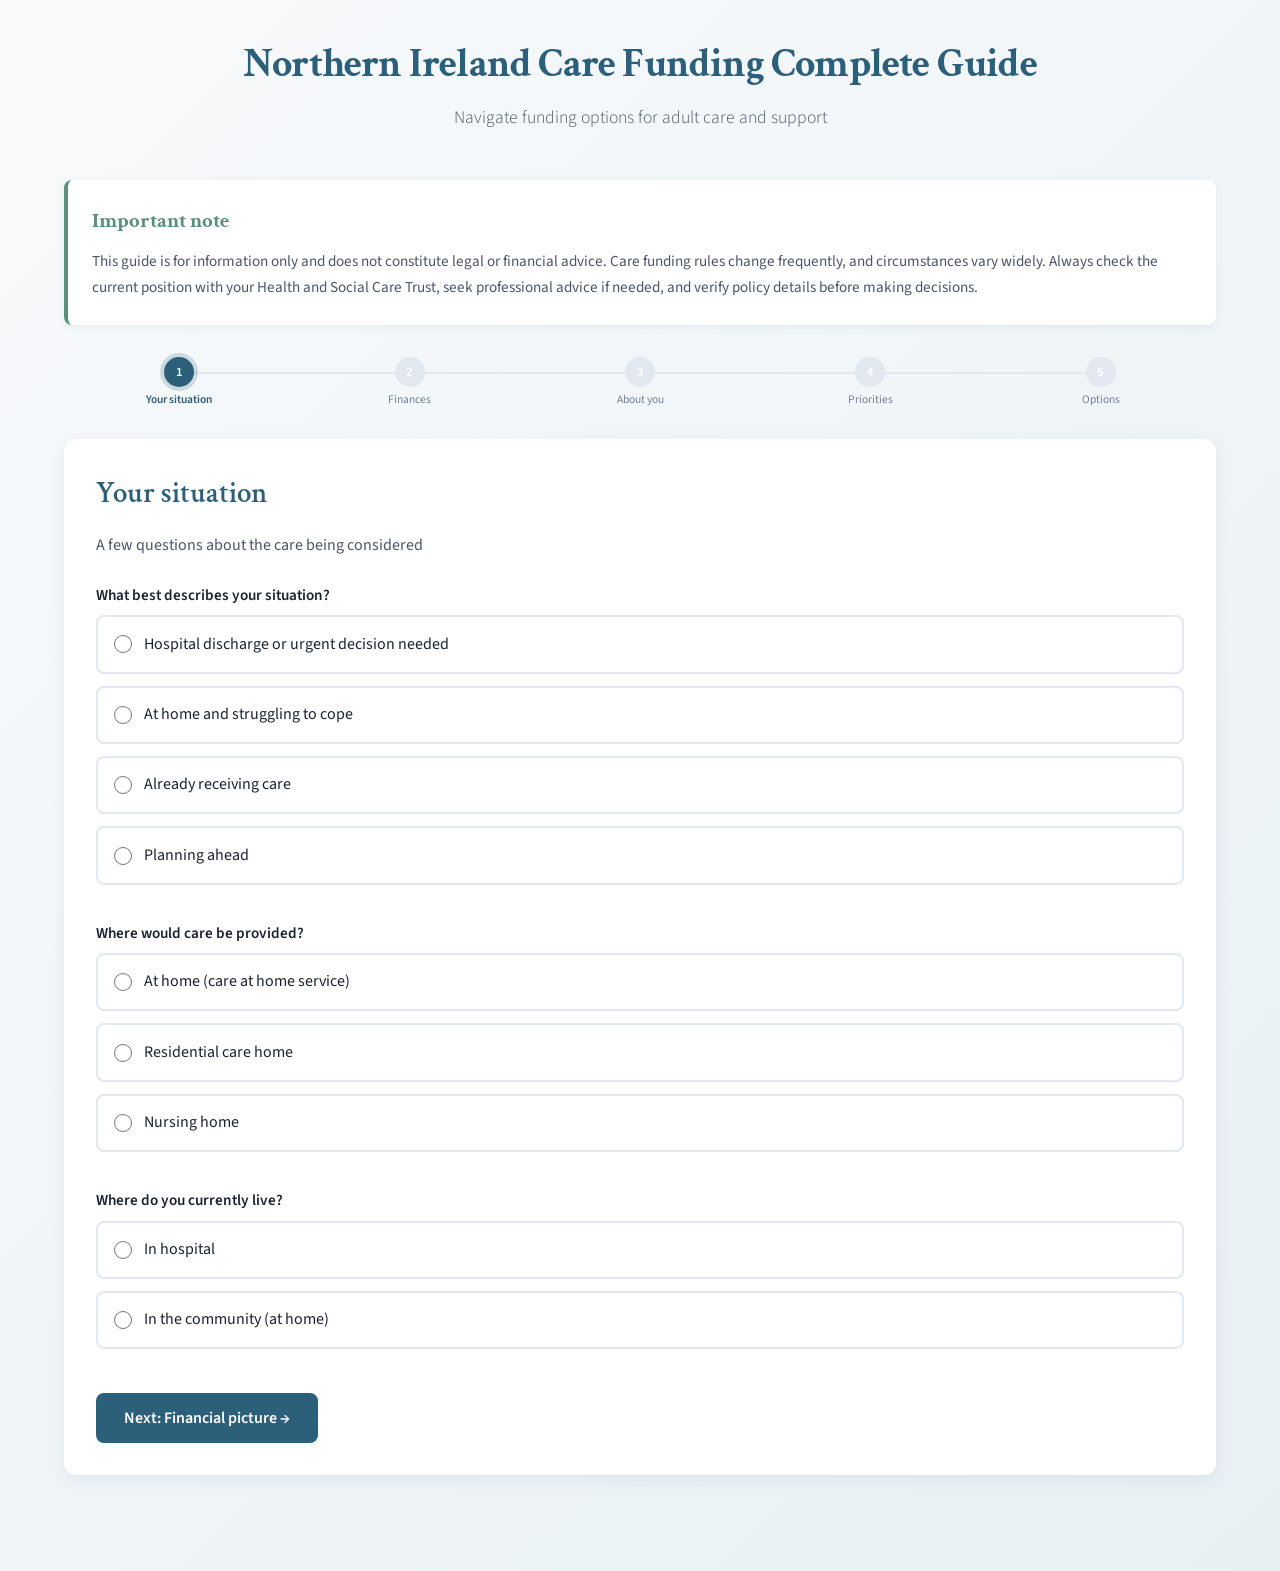
<file: ni-care-funding-complete.html>
<!DOCTYPE html>
<html lang="en">
<head>
    <meta charset="UTF-8">
    <meta name="viewport" content="width=device-width, initial-scale=1.0">
    <title>Northern Ireland Care Funding Complete Guide</title>
    <link rel="stylesheet" href="styles.css">
    <style>
        /* Tool 1 specific styles */
        .form-group { margin-bottom: 1.5rem; }
        .form-label { display: block; font-weight: 600; color: var(--text-dark); margin-bottom: 0.5rem; font-size: 0.95rem; }
        .radio-group, .checkbox-group { display: flex; flex-direction: column; gap: 0; }

        .progress-steps { display: flex; justify-content: space-between; margin-bottom: 2rem; position: relative; }
        .progress-steps::before { content: ''; position: absolute; top: 15px; left: 10%; right: 10%; height: 2px; background: var(--border); z-index: 0; }
        .step { flex: 1; text-align: center; position: relative; z-index: 1; }
        .step-circle { width: 30px; height: 30px; border-radius: 50%; background: var(--border); color: white; display: inline-flex; align-items: center; justify-content: center; font-size: 0.8rem; font-weight: 600; margin-bottom: 0.4rem; }
        .step.completed .step-circle { background: var(--accent); }
        .step.active .step-circle { background: var(--primary); box-shadow: 0 0 0 4px rgba(44, 95, 122, 0.2); }
        .step-label { font-size: 0.72rem; color: var(--text-light); line-height: 1.2; }
        .step.active .step-label { color: var(--primary); font-weight: 600; }

        .priority-card { background: var(--bg-light); border: 2px solid var(--border); border-radius: 8px; padding: 1rem; margin-bottom: 1rem; cursor: pointer; transition: all 0.3s ease; position: relative; }
        .priority-card:hover { border-color: var(--accent); transform: translateX(4px); }
        .priority-card.selected { border-color: var(--accent); background: rgba(90, 143, 123, 0.1); }
        .priority-rank { position: absolute; top: 8px; right: 8px; background: var(--accent); color: white; width: 28px; height: 28px; border-radius: 50%; display: flex; align-items: center; justify-content: center; font-weight: bold; font-size: 0.78rem; }
        .priority-card h4 { font-family: 'Crimson Text', serif; font-size: 1.1rem; color: var(--primary); margin-bottom: 0.25rem; }
        .priority-card p { font-size: 0.9rem; color: var(--text-medium); }

        .option-card { background: var(--bg-white); border: 2px solid var(--border); border-radius: 12px; padding: 1.5rem; margin-bottom: 1.5rem; transition: all 0.3s ease; }
        .option-card.strong-fit { border-color: var(--green); background: rgba(16, 185, 129, 0.03); }
        .option-card.possible-fit { border-color: var(--amber); background: rgba(245, 158, 11, 0.03); }
        .option-card.poor-fit { border-color: var(--border); opacity: 0.6; }
        .option-card.self-funder { border-color: var(--primary); background: rgba(44, 95, 122, 0.03); }
        .option-header { display: flex; justify-content: space-between; align-items: flex-start; margin-bottom: 0.75rem; gap: 1rem; }
        .option-title { font-family: 'Crimson Text', serif; font-size: 1.35rem; font-weight: 600; color: var(--primary); }
        .fit-badge { padding: 0.25rem 0.75rem; border-radius: 20px; font-size: 0.78rem; font-weight: 600; white-space: nowrap; flex-shrink: 0; }
        .fit-badge.strong { background: var(--green); color: white; }
        .fit-badge.possible { background: var(--amber); color: white; }
        .fit-badge.poor { background: var(--text-light); color: white; }
        .fit-badge.explore { background: var(--primary); color: white; }
        .option-description { color: var(--text-medium); margin-bottom: 0.75rem; font-size: 0.95rem; line-height: 1.65; }
        .why-sentence { background: rgba(90,143,123,0.12); border-radius: 6px; padding: 0.6rem 0.9rem; margin-bottom: 0.9rem; font-size: 0.9rem; color: var(--text-dark); }

        .accordion-toggle { background: none; border: 1px solid var(--border); border-radius: 6px; padding: 0.45rem 0.9rem; font-size: 0.85rem; color: var(--text-medium); cursor: pointer; font-family: 'Source Sans 3', sans-serif; display: inline-flex; align-items: center; gap: 0.4rem; transition: all 0.2s; }
        .accordion-toggle:hover { background: var(--bg-light); color: var(--primary); border-color: var(--primary-light); }
        .accordion-body { display: none; margin-top: 1rem; }
        .accordion-body.open { display: block; animation: fadeIn 0.3s ease; }
        .trade-offs { display: grid; grid-template-columns: 1fr 1fr; gap: 1rem; margin-bottom: 1rem; }
        .trade-off-col h5 { font-size: 0.88rem; font-weight: 600; margin-bottom: 0.5rem; }
        .trade-off-col.pros h5 { color: var(--green); }
        .trade-off-col.cons h5 { color: var(--red); }
        .trade-off-col ul { list-style: none; padding: 0; }
        .trade-off-col li { padding: 0.25rem 0; font-size: 0.83rem; padding-left: 1.2rem; position: relative; color: var(--text-medium); }
        .pros li::before { content: "\2713"; position: absolute; left: 0; color: var(--green); font-weight: bold; }
        .cons li::before { content: "\2717"; position: absolute; left: 0; color: var(--red); font-weight: bold; }
        .when-suitable { background: rgba(16, 185, 129, 0.08); border-radius: 6px; padding: 0.75rem; margin: 0.75rem 0; }
        .when-suitable h5 { color: var(--green); font-size: 0.85rem; font-weight: 600; margin-bottom: 0.5rem; }
        .when-suitable ul, .key-risks ul { list-style: none; padding: 0; font-size: 0.83rem; color: var(--text-medium); }
        .when-suitable li, .key-risks li { padding: 0.2rem 0; padding-left: 1rem; position: relative; }
        .when-suitable li::before { content: "\2192"; position: absolute; left: 0; color: var(--green); }
        .key-risks { background: rgba(239, 68, 68, 0.07); border-radius: 6px; padding: 0.75rem; margin: 0.75rem 0; }
        .key-risks h5 { color: var(--red); font-size: 0.85rem; font-weight: 600; margin-bottom: 0.5rem; }
        .key-risks li::before { content: "!"; position: absolute; left: 0; color: var(--red); font-weight: bold; }

        .filter-summary { background: linear-gradient(135deg, var(--accent) 0%, var(--accent-light) 100%); color: white; border-radius: 12px; padding: 1.5rem; margin-bottom: 2rem; }
        .filter-summary h3 { font-family: 'Crimson Text', serif; font-size: 1.35rem; margin-bottom: 1rem; }
        .summary-item { display: flex; justify-content: space-between; padding: 0.4rem 0; border-bottom: 1px solid rgba(255,255,255,0.2); font-size: 0.9rem; }
        .summary-item:last-child { border-bottom: none; }
        .summary-label { font-weight: 600; }
        .situation-label { display: inline-block; padding: 0.3rem 0.8rem; border-radius: 20px; font-size: 0.82rem; font-weight: 600; margin-bottom: 0.75rem; background: rgba(255,255,255,0.25); }

        .self-funder-section { background: linear-gradient(135deg, rgba(44,95,122,0.05) 0%, rgba(74,139,168,0.05) 100%); border: 2px solid var(--primary); border-radius: 12px; padding: 2rem; margin-top: 2rem; }
        .self-funder-section h3 { font-family: 'Crimson Text', serif; font-size: 1.5rem; color: var(--primary); margin-bottom: 1.25rem; }

        .longevity-estimator { background: white; border: 2px solid var(--primary-light); border-radius: 10px; padding: 1.5rem; margin: 1.5rem 0; }
        .longevity-estimator h4 { font-family: 'Crimson Text', serif; color: var(--primary); font-size: 1.2rem; margin-bottom: 0.25rem; }
        .est-label { font-size: 0.82rem; color: var(--text-light); margin-bottom: 1rem; }
        .longevity-slider-row { display: flex; align-items: center; gap: 1rem; margin-bottom: 1rem; flex-wrap: wrap; }
        .longevity-slider-row label { font-size: 0.88rem; font-weight: 600; color: var(--text-dark); min-width: 130px; }
        .longevity-slider-row input[type=range] { flex: 1; min-width: 150px; accent-color: var(--primary); cursor: pointer; }
        .slider-val { font-weight: 600; color: var(--primary); min-width: 90px; text-align: right; }
        .longevity-result { background: rgba(44,95,122,0.06); border-radius: 8px; padding: 1rem 1.25rem; }
        .longevity-duration { font-size: 1.5rem; font-weight: 700; color: var(--primary); }
        .longevity-thresholds { display: flex; gap: 1rem; margin-top: 0.75rem; flex-wrap: wrap; }
        .longevity-threshold { background: white; border: 1px solid var(--border); border-radius: 6px; padding: 0.5rem 0.75rem; font-size: 0.83rem; flex: 1; min-width: 140px; }
        .th-label { color: var(--text-light); font-size: 0.75rem; }
        .th-value { font-weight: 600; color: var(--primary); }
        .longevity-assumptions { font-size: 0.78rem; color: var(--text-light); margin-top: 0.75rem; line-height: 1.5; }

        .wizard-bridge { background: linear-gradient(135deg, var(--accent) 0%, var(--primary) 100%); color: white; border-radius: 12px; padding: 1.75rem; margin-top: 1.5rem; }
        .wizard-bridge h4 { font-family: 'Crimson Text', serif; font-size: 1.3rem; margin-bottom: 0.5rem; }
        .wizard-bridge p { font-size: 0.93rem; opacity: 0.9; margin-bottom: 1.25rem; line-height: 1.6; }
        .wizard-bridge a { display: inline-block; background: white; color: var(--primary); font-weight: 600; padding: 0.7rem 1.5rem; border-radius: 8px; text-decoration: none; font-family: 'Source Sans 3', sans-serif; font-size: 0.95rem; transition: all 0.2s; }
        .wizard-bridge a:hover { background: var(--bg-light); transform: translateY(-2px); }

        .sources { background: var(--bg-white); border-radius: 8px; padding: 1.5rem; margin-top: 3rem; font-size: 0.85rem; color: var(--text-light); }
        .sources h4 { font-family: 'Crimson Text', serif; color: var(--primary); margin-bottom: 0.75rem; font-size: 1rem; }
        .sources a { color: var(--primary-light); text-decoration: none; }
        .sources a:hover { text-decoration: underline; }

        .under55-note { background: rgba(217,119,6,0.08); border-left: 4px solid var(--warning); border-radius: 8px; padding: 1.1rem; margin-top: 1.5rem; }
        .under55-note h4 { color: var(--warning); font-family: 'Crimson Text', serif; font-size: 1.05rem; margin-bottom: 0.4rem; }
        .under55-note p { font-size: 0.88rem; color: var(--text-medium); }

        @media (max-width: 768px) {
            .trade-offs { grid-template-columns: 1fr; }
            .step-label { font-size: 0.62rem; }
            .longevity-thresholds { flex-direction: column; }
        }
    </style>
</head>
<body>
    <div class="container">
        <header>
            <h1>Northern Ireland Care Funding Complete Guide</h1>
            <p class="subtitle">Navigate funding options for adult care and support</p>
        </header>

        <div class="disclaimer">
            <h3>Important note</h3>
            <p>This guide is for information only and does not constitute legal or financial advice. Care funding rules change frequently, and circumstances vary widely. Always check the current position with your Health and Social Care Trust, seek professional advice if needed, and verify policy details before making decisions.</p>
        </div>

        <div class="progress-steps">
            <div class="step active" id="step1"><div class="step-circle">1</div><div class="step-label">Your situation</div></div>
            <div class="step" id="step2"><div class="step-circle">2</div><div class="step-label">Finances</div></div>
            <div class="step" id="step3"><div class="step-circle">3</div><div class="step-label">About you</div></div>
            <div class="step" id="step4"><div class="step-circle">4</div><div class="step-label">Priorities</div></div>
            <div class="step" id="step5"><div class="step-circle">5</div><div class="step-label">Options</div></div>
        </div>

        <!-- STAGE 1a: Situation, care setting, location -->
        <div class="stage active" id="stage1a">
            <div class="card">
                <h2 class="section-title">Your situation</h2>
                <p class="section-subtitle">A few questions about the care being considered</p>

                <div class="form-group">
                    <label class="form-label">What best describes your situation?</label>
                    <div class="radio-group">
                        <label class="radio-option"><input type="radio" name="situation" value="hospitalUrgent"><span>Hospital discharge or urgent decision needed</span></label>
                        <label class="radio-option"><input type="radio" name="situation" value="homeStruggling"><span>At home and struggling to cope</span></label>
                        <label class="radio-option"><input type="radio" name="situation" value="alreadyInCare"><span>Already receiving care</span></label>
                        <label class="radio-option"><input type="radio" name="situation" value="planningAhead"><span>Planning ahead</span></label>
                    </div>
                </div>

                <div class="form-group">
                    <label class="form-label">Where would care be provided?</label>
                    <div class="radio-group">
                        <label class="radio-option"><input type="radio" name="careSetting" value="home"><span>At home (care at home service)</span></label>
                        <label class="radio-option"><input type="radio" name="careSetting" value="residential"><span>Residential care home</span></label>
                        <label class="radio-option"><input type="radio" name="careSetting" value="nursing"><span>Nursing home</span></label>
                    </div>
                </div>

                <div class="form-group" id="stayTypeGroup" style="display: none;">
                    <label class="form-label">Duration of stay</label>
                    <div class="radio-group">
                        <label class="radio-option"><input type="radio" name="stayType" value="temporary"><span>Temporary (expected to be short-term)</span></label>
                        <label class="radio-option"><input type="radio" name="stayType" value="permanent"><span>Permanent or long-term</span></label>
                    </div>
                </div>

                <div class="info-box" id="temporaryStayNote" style="display: none;">
                    <h4>Temporary stays are treated differently</h4>
                    <p>Your home is usually ignored for a temporary stay, and the Trust may use a different charging approach at first. The rules can change if a temporary stay becomes permanent.</p>
                </div>

                <div class="form-group">
                    <label class="form-label" id="locationLabel">Where do you currently live?</label>
                    <div class="radio-group" id="locationRadioGroup">
                        <label class="radio-option location-standard"><input type="radio" name="location" value="hospital"><span>In hospital</span></label>
                        <label class="radio-option location-standard"><input type="radio" name="location" value="community"><span>In the community (at home)</span></label>
                        <label class="radio-option location-incare" style="display:none;"><input type="radio" name="location" value="careHome"><span>In a residential or nursing home</span></label>
                        <label class="radio-option location-incare" style="display:none;"><input type="radio" name="location" value="communityInCare"><span>Receiving care in my own home</span></label>
                    </div>
                </div>

                <div class="button-group">
                    <button class="btn btn-primary" onclick="goToStage1b()">Next: Financial picture &rarr;</button>
                </div>
            </div>
        </div>

        <!-- STAGE 1b: Property + Capital -->
        <div class="stage" id="stage1b">
            <div class="card">
                <div id="summaryAfter1a" class="running-summary" style="display:none;"></div>
                <h2 class="section-title">Financial picture</h2>
                <p class="section-subtitle">The Trust uses your capital and property to assess eligibility for funded care</p>

                <div id="propertyGroup">
                <div class="form-group">
                    <label class="form-label">Do you own or rent your home?</label>
                    <div class="radio-group">
                        <label class="radio-option"><input type="radio" name="property" value="owner"><span>Own</span></label>
                        <label class="radio-option"><input type="radio" name="property" value="notOwner"><span>Rent or other tenure</span></label>
                    </div>
                </div>

                <div class="form-group" id="occupierGroup" style="display: none;">
                    <label class="form-label">Who lives in the property?</label>
                    <div class="checkbox-group">
                        <label class="checkbox-option"><input type="checkbox" name="occupier" value="spouse"><span>Spouse or civil partner (who will stay in the home)</span></label>
                        <label class="checkbox-option"><input type="checkbox" name="occupier" value="child"><span>Dependent child (under 16)</span></label>
                        <label class="checkbox-option"><input type="checkbox" name="occupier" value="relative"><span>Relative aged 60+ or disabled relative</span></label>
                        <label class="checkbox-option"><input type="checkbox" name="occupier" value="alone"><span>No one else lives in the property</span></label>
                    </div>
                </div>

                <div class="info-box" id="extraDisregardNote" style="display: none;">
                    <h4>Other disregard situations</h4>
                    <p>The categories above are the main reasons a property may be disregarded. Other situations may also apply &mdash; raise them with the Trust or seek advice.</p>
                </div>
                </div><!-- /propertyGroup -->

                <!-- Former-home status question — shown when already living in a care home -->
                <div class="form-group" id="formerHomeGroup" style="display:none;">
                    <label class="form-label">What is happening with your previous home?</label>
                    <div class="radio-group">
                        <label class="radio-option"><input type="radio" name="formerHomeStatus" value="formerHomeSpouse"><span>Still lived in by my spouse/partner or a dependent relative</span></label>
                        <label class="radio-option"><input type="radio" name="formerHomeStatus" value="formerHomeEmpty"><span>Empty or unoccupied</span></label>
                        <label class="radio-option"><input type="radio" name="formerHomeStatus" value="formerHomeSelling"><span>Being sold / on the market</span></label>
                        <label class="radio-option"><input type="radio" name="formerHomeStatus" value="formerHomeSold"><span>Already sold</span></label>
                        <label class="radio-option"><input type="radio" name="formerHomeStatus" value="formerHomeRented"><span>I rented / did not own a home</span></label>
                    </div>
                </div>

                <div class="form-group">
                    <label class="form-label" id="capitalLabel">Total savings and investments</label>
                    <div id="capitalContextNote" class="info-box" style="display: none; margin-bottom: 1rem;"></div>
                    <div class="radio-group">
                        <label class="radio-option"><input type="radio" name="capital" value="low"><span>Under &pound;14,250</span><!-- FIGURE: keep in sync with figures.js CARE_FIGURES.lowerCapitalLimit --></label>
                        <label class="radio-option"><input type="radio" name="capital" value="medium"><span>&pound;14,250 to &pound;23,250</span><!-- FIGURE: keep in sync with figures.js --></label>
                        <label class="radio-option"><input type="radio" name="capital" value="high"><span>Over &pound;23,250</span><!-- FIGURE: keep in sync with figures.js CARE_FIGURES.upperCapitalLimit --></label>
                    </div>
                </div>

                <div class="info-box">
                    <h4>Financial thresholds (2026/27)</h4><!-- FIGURE: keep in sync with figures.js -->
                    <p>Under &pound;14,250: Trust usually covers your care. Between &pound;14,250 and &pound;23,250: you contribute on a sliding scale. Above &pound;23,250: you fund privately unless Continuing Healthcare applies.</p>
                </div>

                <div class="info-box" id="selfFunderWarning" style="display: none;">
                    <h4>What this means for you</h4>
                    <p>Savings above the upper threshold mean you fund care yourself at this stage. Consider how long the chosen fee level will remain affordable as savings reduce. If you choose a home that charges more than the Trust&rsquo;s rate, you or your family may face top-up costs later.</p>
                </div>

                <div class="button-group">
                    <button class="btn btn-secondary" onclick="goBackTo1a()">&larr; Back</button>
                    <button class="btn btn-primary" onclick="goToStage1c()">Next: About you &rarr;</button>
                </div>
            </div>
        </div>

        <!-- STAGE 1c: Age + Health complexity -->
        <div class="stage" id="stage1c">
            <div class="card">
                <div id="summaryAfter1b" class="running-summary" style="display:none;"></div>
                <h2 class="section-title">About you</h2>
                <p class="section-subtitle">Age and health needs determine which options are available</p>

                <div class="form-group">
                    <label class="form-label">Age</label>
                    <div class="radio-group">
                        <label class="radio-option"><input type="radio" name="age" value="under55"><span>Under 55</span></label>
                        <label class="radio-option"><input type="radio" name="age" value="55to65"><span>55 to State Pension age (currently 66)</span></label>
                        <label class="radio-option"><input type="radio" name="age" value="atSPA"><span>State Pension age (66) or over</span></label>
                    </div>
                </div>

                <div class="form-group">
                    <label class="form-label">Health complexity</label>
                    <div class="radio-group">
                        <label class="radio-option"><input type="radio" name="healthComplexity" value="standard"><span>Standard care needs</span></label>
                        <label class="radio-option"><input type="radio" name="healthComplexity" value="complex"><span>Highly complex health needs &mdash; Continuing Healthcare should be checked, but eligibility is narrow</span></label>
                    </div>
                </div>

                <div class="button-group">
                    <button class="btn btn-secondary" onclick="goBackTo1b()">&larr; Back</button>
                    <button class="btn btn-primary" onclick="goToStage2()">Next: Set priorities &rarr;</button>
                </div>
            </div>
        </div>

        <!-- STAGE 2: PRIORITIES -->
        <div class="stage" id="stage2">
            <div class="card">
                <div id="summaryAfter1c" class="running-summary" style="display:none;"></div>
                <h2 class="section-title" id="stage2Title">What matters most to you?</h2>
                <p class="section-subtitle" id="stage2Subtitle">Select up to <strong>2 priorities</strong> in order of importance. Your first choice carries more weight in the results.</p>
                <div class="form-group"><div id="prioritiesContainer"></div></div>
                <div class="button-group">
                    <button class="btn btn-secondary" onclick="goBackTo1c()">&larr; Back</button>
                    <button class="btn btn-primary" onclick="goToStage3()">See my options &rarr;</button>
                </div>
            </div>
        </div>

        <!-- STAGE 3: RESULTS -->
        <div class="stage" id="stage3">
            <div class="filter-summary" id="filterSummary"></div>
            <div id="situationContextSection"></div>
            <div id="trustFundedSection"></div>
            <div id="selfFunderSection"></div>
            <div id="additionalSupportSection"></div>
            <div id="noFitSection"></div>

            <div class="sources">
                <h4>Sources &amp; further information</h4>
                <ul style="list-style: none; padding: 0; margin-top: 0.75rem;">
                    <li><a href="https://www.nidirect.gov.uk/articles/your-home-assets-and-residential-care-or-nursing-home-fees" target="_blank">NI Direct &mdash; Your home, assets and residential care fees</a></li>
                    <li><a href="https://www.hscni.net/" target="_blank">Health and Social Care NI official site</a></li>
                    <li><a href="https://www.ageuk.org.uk/northern-ireland/" target="_blank">Age NI &mdash; guidance on care and support</a></li>
                    <li><a href="https://www.citizensadvice.org.uk/" target="_blank">Citizens Advice on adult social care</a></li>
                    <li><a href="https://www.alzheimers.org.uk/get-support/legal-financial/paying-care-northern-ireland" target="_blank">Alzheimer&rsquo;s Society &mdash; paying for care in NI</a></li>
                </ul>
            </div>
            <div class="button-group"><button class="btn btn-secondary" onclick="restart()">Start again</button></div>
        </div>
    </div>

    <script src="figures.js"></script>
    <script>
        // ─── State ───────────────────────────────────────────────────────────
        const state = {
            situation: null, careSetting: null, stayType: null, location: null,
            property: null, occupier: [], formerHomeStatus: null,
            capital: null, age: null,
            healthComplexity: null, priorities: []
        };

        // ─── Part 1: Priority alignment matrix ──────────────────────────────
        // Scores: -2 (works against) to +2 (strongly serves this priority)
        // Review these scores annually or if user feedback suggests retuning.
        const PRIORITY_ALIGNMENT = {
            //                    choice  protectHome  minCost  flexibility  familyControl  speed
            trustFunded:         {choice:-1, protectHome: 2, minCost: 2, flexibility:-1, familyControl: 0, speed:-1},
            topUp:               {choice: 1, protectHome: 1, minCost: 0, flexibility: 1, familyControl: 0, speed: 0},
            continuingHealthcare:{choice: 0, protectHome: 2, minCost: 2, flexibility: 0, familyControl: 0, speed:-1},
            selfFunded:          {choice: 2, protectHome: 0, minCost:-2, flexibility: 2, familyControl: 1, speed: 2},
            temp:                {choice: 0, protectHome: 1, minCost: 1, flexibility: 1, familyControl: 1, speed: 2},
        };

        function getPriorityScore(optionId) {
            const alignment = PRIORITY_ALIGNMENT[optionId];
            if (!alignment) return 0;
            let score = 0;
            if (state.priorities[0]) score += (alignment[state.priorities[0]] || 0) * 2;
            if (state.priorities[1]) score += (alignment[state.priorities[1]] || 0);
            return score;
        }

        const PRIORITY_NAMES = {
            minCost: 'minimising cost', protectHome: 'protecting the family home',
            choice: 'choice of care provider', flexibility: 'flexibility and control',
            familyControl: 'family involvement', speed: 'quick access to care'
        };

        // ─── Situation / tier helpers ────────────────────────────────────────
        function getSituationTier() {
            if (state.situation === 'planningAhead') return 'planning';
            if (state.situation === 'homeStruggling') return 'emerging';
            return 'pointOfNeed';
        }

        function getPrioritiesForSituation() {
            const tier = getSituationTier();
            const isOwner = state.property === 'owner';
            const defs = {
                choice: {
                    planning: {label:'Choice of care provider and location', description:'Research options without time pressure. Understand what is available, what it costs, and what matters to you and your family.'},
                    emerging: {label:'Choice of care provider and location', description:'You may still have time to research options, but the window is narrowing. Understand what is available near you and start visiting if possible.'},
                    pointOfNeed: {label:'Choice of care provider and location', description:'Even under time pressure, you have some choice. Understand what is available within Trust-contracted options and what choosing a more expensive home means for costs.'}
                },
                protectHome: {
                    planning: {label:'Protect the family home', description:'With proper legal advice, there may be legitimate steps you can take now to protect the property. The rules are complex and getting it wrong can be costly — professional advice is essential.'},
                    emerging: {label:'Protect the family home', description:'Some planning may still be possible depending on your circumstances. However, the closer you are to needing formal care, the more scrutiny any asset changes attract. Get legal advice before acting.'},
                    pointOfNeed: null
                },
                minCost: {
                    planning: {label:'Minimise future care costs', description:'Explore steps that could reduce the financial impact of care. This includes claiming benefits, understanding financial thresholds, and legitimate financial planning with professional advice.'},
                    emerging: {label:'Minimise costs where possible', description:"Claim everything you are entitled to, including Attendance Allowance and carer benefits. Understand the financial assessment rules so you are not paying more than you need to."},
                    pointOfNeed: {label:'Pay as efficiently as possible', description:"Your financial position is what it is. Make sure all disregards are applied correctly, check whether Continuing Healthcare applies, and know when to request a reassessment as your savings change."}
                },
                flexibility: {
                    planning: {label:'Flexibility and control', description:'Build in options so care arrangements can adapt as circumstances change over time.'},
                    emerging: {label:'Flexibility and control', description:'Find care arrangements that can adapt. Care at home now, with the option to step up to residential care later if needed.'},
                    pointOfNeed: {label:'Flexibility and control', description:'Build in review points so you can adjust as circumstances change, especially as savings reduce and you may cross funding thresholds.'}
                },
                familyControl: {
                    planning: {label:'Family involvement and oversight', description:"Set up the right legal and practical frameworks now. An Enduring Power of Attorney and open family discussions mean the family can act decisively when the time comes."},
                    emerging: {label:'Family involvement and oversight', description:'If an Enduring Power of Attorney is not already in place, this is urgent. It can only be set up while the person still has mental capacity.'},
                    pointOfNeed: {label:'Family involvement and oversight', description:"Understand what decisions the family can and cannot make, especially if the person lacks capacity. If no EPA is in place, you may need to explore controllership through the courts."}
                },
                speed: {
                    planning: null, emerging: null,
                    pointOfNeed: {label:'Quick decision and access', description:'Get care in place promptly. Especially important for hospital discharge, where delayed discharge affects the person and the hospital.'}
                }
            };
            const order = tier === 'planning' ? ['choice','protectHome','minCost','flexibility','familyControl']
                        : tier === 'emerging'  ? ['choice','protectHome','flexibility','minCost','familyControl']
                        :                        ['choice','speed','minCost','flexibility','familyControl'];
            return order.reduce((acc, key) => {
                const tierData = defs[key][tier];
                if (!tierData) return acc;
                if (key === 'protectHome' && !isOwner) return acc;
                acc.push({id: key, label: tierData.label, description: tierData.description});
                return acc;
            }, []);
        }

        // ─── Funding options ─────────────────────────────────────────────────
        const fundingOptions = [
            {
                id: 'trustFunded',
                name: 'Trust-funded care (full or partial)',
                description: `The Health and Social Care Trust assesses you as needing care and funds it directly, or contributes to the cost. Northern Ireland's capital thresholds have been frozen at ${CARE_FIGURES.upperCapitalLimit} since 2010, compared to £50,000 in Wales and £36,750 in Scotland. The nursing care contribution in NI is only ${CARE_FIGURES.nursingCarePayment} per week, compared to ${CARE_FIGURES.englandNursingComparator} per week in England.`,
                pros: ['Significantly lower or no personal cost','Trust covers the full registered fee','Includes Nursing Care Allowance if you need nursing','No risk of care being withdrawn due to money running out','Includes personal care and support planning'],
                cons: ['Limited choice: only homes that contract with the Trust','Means testing applied (financial assessment)','Property may be counted in assessment','Different eligibility rules may apply for younger adults','Waiting times for assessment and placement'],
                whenSuitable: ['Capital is low (under £14,250)','You need residential or nursing care','You want to minimise personal cost'],
                nextSteps: ['Contact your local Health and Social Care Trust','Request a care needs assessment','Request a financial assessment','Ask about their contracted homes','Discuss timescales for assessment and placement']
            },
            {
                id: 'topUp',
                name: 'Trust-funded with top-up (preferred care home)',
                description: 'The Trust funds care at their standard rate, but you pay the difference to access a home that charges more.',
                pros: ['Some choice if you want a specific home','Trust funds most of the cost','Usually clearer about ongoing costs','Nursing Care Allowance included where applicable','Care plan and review provided by Trust'],
                cons: ['You must pay the top-up amount every month','A third party (usually a family member) can agree to pay the top-up, but no one is legally obliged','If top-up payments stop, the placement may be at risk and you may need to move','Top-up amount is set by the care home, not negotiated','Risk of disputes if the care home increases fees'],
                whenSuitable: ['Capital is low-to-medium','You have some savings or family willing to cover top-ups','You want a specific care home that costs more than the Trust rate'],
                nextSteps: ['Identify the care home you prefer','Check the Trust\'s standard fee for that type of care','Calculate the top-up cost per month','Ensure you or a third party can afford it long-term','Get confirmation in writing about the top-up arrangement']
            },
            {
                id: 'continuingHealthcare',
                name: 'Continuing Healthcare (fully funded)',
                description: 'Continuing Healthcare (CHC) is NHS-funded care for people with a “primary health need”, meaning the main reason for care is health rather than social care. If eligible, all care costs are covered with no means testing.',
                pros: ['If eligible, completely free care with no charges at all','No means testing or financial assessment','All assets including property fully protected','Covers all aspects of care provision','Can access any care home (not just Trust-contracted ones)'],
                cons: ['Extremely narrow eligibility in NI compared to the rest of the UK',`NI nursing care contribution is only ${CARE_FIGURES.nursingCarePayment} per week vs ${CARE_FIGURES.englandNursingComparator} per week in England`,'The 2021 single-question screening policy was quashed by the High Court in the McMinnis case (2023). A new policy is being developed, with a direct referral pilot launched in April 2025','Assessment process can be lengthy and complex','Often requires specialist advice or advocacy to access','Subject to ongoing review and can be withdrawn'],
                whenSuitable: ['You have highly complex health needs requiring specialist or continuous clinical input','Your needs are primarily health-related (the “primary health need” test)','You want to explore whether full NHS funding applies'],
                nextSteps: ['Ask the Trust to screen you for Continuing Healthcare','Request a full multidisciplinary CHC assessment if screening suggests eligibility','Gather all medical evidence documenting complexity of needs','If refused, seek specialist advice or advocacy. The McMinnis ruling may support your case','Be aware that the legal landscape is in transition and new guidance is being developed']
            },
            {
                id: 'selfFunded',
                name: 'Self-funded (private care)',
                description: `You pay the full cost of care from your own money. You have full choice, but care in Northern Ireland typically costs £800 to £1,500 or more per week for residential care. Very few people can sustain this indefinitely. Consider how long your capital will last and what happens when it runs down.`,
                pros: ['Complete freedom of choice of provider','Can access any home, anywhere','No waiting for Trust assessment','Quick access to care','Control over care arrangements'],
                cons: ['Full cost falls on you: typically £800 to £1,500 or more per week for residential care','Savings can run down quickly. Even £250,000 may last only 3 to 5 years','No guarantee of long-term affordability','If funds run out, you may need to move to a Trust-contracted home','Choosing an expensive home creates top-up risk if Trust support is later needed','Higher risk of family disagreement over money'],
                whenSuitable: [`Capital is high (over ${CARE_FIGURES.upperCapitalLimit})`,'You want complete choice of care home','You prefer to avoid means testing','You want immediate access to care'],
                nextSteps: ['Research care homes in your preferred area','Visit homes and compare fees','Calculate how long your savings will last at the chosen fee level',`Plan for what happens when funds reduce towards the ${CARE_FIGURES.upperCapitalLimit} threshold`,'Ask the Trust about deferred payment: NI does not have a formal scheme like England or Wales, but some Trusts may agree informal arrangements on a case-by-case basis']
            },
            {
                id: 'temp',
                name: 'Temporary care (first few weeks or months)',
                description: 'Short-term placement while you recover or decisions are made. Usually funded differently and time-limited.',
                pros: ['Often fully or largely funded by the Trust','Time to make longer-term decisions','Allows for recovery or reassessment','Home usually disregarded (not counted in assessment)','Clarity about the time-limit'],
                cons: ['Support ends after set period','Requires a clear plan for what happens next','If temporary becomes permanent, funding changes','Charging rules may change mid-stay','Can be stressful if permanent care needed but not arranged'],
                whenSuitable: ['You are in hospital or crisis','You need time to plan or recover','You are deciding between care at home or residential care','Short-term placement while family makes decisions'],
                nextSteps: ['Confirm the duration of the temporary stay','Discuss what happens at the end of the period','Start planning for permanent arrangements early','Ask about funding for permanent care if needed','Ensure the home and family are clear on timescales']
            },
            {
                id: 'attendanceAllowance',
                name: 'Attendance Allowance',
                description: `A non-means-tested, tax-free benefit for people of State Pension age who need help with personal care or supervision due to physical or mental disability. You can claim regardless of your savings, property, or income. Rates are ${CARE_FIGURES.attendanceAllowanceLower} (lower rate) or ${CARE_FIGURES.attendanceAllowanceHigher} (higher rate) per week (${CARE_FIGURES.reviewYear}).`,
                pros: ['Not means-tested: your savings and property do not matter','Tax-free and does not reduce other benefits',`${CARE_FIGURES.attendanceAllowanceLower} (lower rate) or ${CARE_FIGURES.attendanceAllowanceHigher} (higher rate) per week (${CARE_FIGURES.reviewYear})`,'Can be used for any purpose including paying for care','Can be claimed whether you live at home or are planning to move to a care home'],
                cons: ['Only available to people of State Pension age (currently 66)','Stops if you move into a care home funded by the Trust (but continues if self-funding)','Application requires detailed information about care needs','Decision can take 6 to 8 weeks'],
                whenSuitable: ['Of State Pension age (currently 66) with care needs','Living at home or planning ahead','Self-funding in a care home','Any savings or capital level'],
                nextSteps: ['Check eligibility: State Pension age and needing help with personal care','Apply through the Department for Communities (DfC) in Northern Ireland','Describe care needs in detail on the application. Consider getting help from Age NI or Citizens Advice','You do not need to have a formal diagnosis to apply','If already claimed but care needs have increased, apply for a review to move from lower to higher rate']
            },
            {
                id: 'directPayments',
                name: 'Direct Payments (self-directed support)',
                description: 'Instead of the Trust arranging care services for you, you receive a cash payment to arrange your own care. This gives you more control over who provides your care and when. Available for care at home and some other services.',
                pros: ['You choose your own carers and set your own schedule','Greater flexibility and control over daily care','Can employ family members in some circumstances','Can combine with other care arrangements','Funded by the Trust based on your assessed needs'],
                cons: ['You take on responsibility for managing payments and employment','Requires a care needs assessment from the Trust','Financial assessment still applies to determine your contribution','Can be administratively demanding (though support organisations exist)','May not cover all care needs, especially complex nursing'],
                whenSuitable: ['You want control over your care arrangements at home','You have someone specific you want to provide care','You value flexibility in scheduling','You or a family member can manage the administrative side'],
                nextSteps: ['Request a care needs assessment from your local Trust','Ask specifically about Direct Payments during the assessment','Contact the NI Direct Payments Support Service for practical help','Understand your contribution under the financial assessment','Consider whether a support organisation can help with payroll and admin']
            }
        ];

        // ─── Form event listeners ────────────────────────────────────────────
        document.addEventListener('DOMContentLoaded', () => {
            document.querySelectorAll('input[type="radio"]').forEach(i => i.addEventListener('change', e => selectRadio(e.target.name, e.target.value)));
            document.querySelectorAll('input[type="checkbox"]').forEach(i => i.addEventListener('change', e => selectCheckbox(e.target.name, e.target.value, e.target.checked)));
        });

        function selectRadio(name, value) {
            state[name] = value;
            document.querySelectorAll('input[name="'+name+'"]').forEach(i => i.parentElement.classList.toggle('selected', i.value === value));
            if (name === 'situation') {
                updateLocationOptions(value);
                // Clear location selection if it no longer applies to the chosen situation
                const incareVals = ['careHome','communityInCare'];
                const standardVals = ['hospital','community'];
                if (value === 'alreadyInCare' && state.location && standardVals.includes(state.location)) {
                    state.location = null;
                    document.querySelectorAll('input[name="location"]').forEach(i=>{ i.checked=false; i.parentElement.classList.remove('selected'); });
                } else if (value !== 'alreadyInCare' && state.location && incareVals.includes(state.location)) {
                    state.location = null;
                    document.querySelectorAll('input[name="location"]').forEach(i=>{ i.checked=false; i.parentElement.classList.remove('selected'); });
                }
            }
            if (name === 'careSetting') {
                document.getElementById('stayTypeGroup').style.display = (value==='residential'||value==='nursing') ? 'block' : 'none';
                if (value==='home') { state.stayType=null; document.querySelectorAll('input[name="stayType"]').forEach(i=>i.checked=false); }
            }
            if (name === 'stayType') document.getElementById('temporaryStayNote').style.display = value==='temporary' ? 'block' : 'none';
            if (name === 'property') {
                document.getElementById('occupierGroup').style.display = value==='owner' ? 'block' : 'none';
                document.getElementById('extraDisregardNote').style.display = value==='owner' ? 'block' : 'none';
                if (value==='notOwner') { state.occupier=[]; document.querySelectorAll('input[name="occupier"]').forEach(i=>i.checked=false); }
                updateCapitalQuestion();
            }
            if (name === 'formerHomeStatus') {
                state.formerHomeStatus = value;
                // Derive property and occupier from former-home status so existing logic works unchanged
                if (value === 'formerHomeSpouse') {
                    state.property = 'owner'; state.occupier = ['spouse'];
                } else if (value === 'formerHomeEmpty' || value === 'formerHomeSelling') {
                    state.property = 'owner'; state.occupier = [];
                } else { // formerHomeSold, formerHomeRented
                    state.property = 'notOwner'; state.occupier = [];
                }
                updateCapitalQuestion();
            }
            if (name === 'capital') document.getElementById('selfFunderWarning').style.display = value==='high' ? 'block' : 'none';
        }

        function updateLocationOptions(situation) {
            const isAlreadyInCare = situation === 'alreadyInCare';
            document.querySelectorAll('.location-standard').forEach(el => el.style.display = isAlreadyInCare ? 'none' : '');
            document.querySelectorAll('.location-incare').forEach(el => el.style.display = isAlreadyInCare ? '' : 'none');
        }

        function selectCheckbox(name, value, checked) {
            if (name === 'occupier') {
                if (checked) state.occupier.push(value);
                else state.occupier = state.occupier.filter(v=>v!==value);
                updateCapitalQuestion();
            }
            document.querySelector('input[name="'+name+'"][value="'+value+'"]').parentElement.classList.toggle('selected', checked);
        }

        function updateCapitalQuestion() {
            const lbl = document.getElementById('capitalLabel');
            const note = document.getElementById('capitalContextNote');

            if (state.location === 'careHome') {
                // Already in a care home — capital question relates to savings; former-home handled separately
                lbl.textContent = 'Savings and investments';
                const fhs = state.formerHomeStatus;
                if (fhs === 'formerHomeSpouse') {
                    note.style.display = 'block';
                    note.innerHTML = '<h4>Former home disregarded</h4><p>Because a qualifying person continues to live in your former home, its value is excluded from the financial assessment. Answer based on your <strong>savings and investments only</strong>.</p>';
                } else if (fhs === 'formerHomeEmpty' || fhs === 'formerHomeSelling') {
                    note.style.display = 'block';
                    note.innerHTML = '<h4>Former home may be counted</h4><p>Your former home&rsquo;s value will normally be included in the financial assessment unless you are still within the first 12 weeks of your current permanent placement. Answer based on your <strong>non-property savings</strong> — the Trust will add the property value in their full assessment.</p>';
                } else {
                    note.style.display = 'none';
                    note.innerHTML = '';
                }
                return;
            }

            const isOwner = state.property === 'owner';
            const disregard = isOwner && state.occupier.some(o=>['spouse','child','relative'].includes(o));
            if (isOwner && disregard) {
                lbl.textContent = 'Savings and investments (not including your property)';
                note.style.display = 'block';
                note.innerHTML = '<h4>Property disregard applies</h4><p>Because a qualifying person lives in your home, your property value will normally be left out of the financial assessment. Answer based on your <strong>non-property assets only</strong>.</p>';
            } else if (isOwner) {
                lbl.textContent = 'Savings and investments (not including your property)';
                note.style.display = 'block';
                note.innerHTML = '<h4>Your property will likely be counted</h4><p>If no qualifying person lives in your home, the property value will normally be included in the financial assessment after the first 12 weeks of a permanent placement. Still answer about your <strong>non-property savings</strong> — this helps us show when to review your position as savings reduce.</p>';
            } else {
                lbl.textContent = 'Total savings and investments';
                note.style.display = 'none';
                note.innerHTML = '';
            }
        }

        // ─── Running summary ─────────────────────────────────────────────────
        function buildRunningSummary(keys) {
            const labels = {
                situation: {planningAhead:'Planning ahead', homeStruggling:'At home, struggling', hospitalUrgent:'Hospital / urgent', alreadyInCare:'Already in care'},
                careSetting: {home:'Care at home', residential:'Residential care', nursing:'Nursing home'},
                stayType: {temporary:'Temporary stay', permanent:'Permanent stay'},
                location: {hospital:'In hospital', community:'At home', careHome:'In a care home', communityInCare:'At home (receiving care)'},
                property: {owner:'Own home', notOwner:'Renting'},
                formerHomeStatus: {formerHomeSpouse:'Spouse/relative in former home', formerHomeEmpty:'Former home empty', formerHomeSelling:'Former home being sold', formerHomeSold:'Former home sold', formerHomeRented:'Did not own a home'},
                capital: {low:'Under £14,250', medium:'£14,250–£23,250', high:'Over £23,250'},
                age: {under55:'Under 55', over55:'55 or over', '55to65':'55–State Pension age', atSPA:'State Pension age+'},
                healthComplexity: {standard:'Standard health needs', complex:'Highly complex'}
            };
            const keyLabels = {situation:'Situation', careSetting:'Care setting', stayType:'Stay type', location:'Location', property:'Housing', formerHomeStatus:'Former home', capital:'Savings', age:'Age', healthComplexity:'Health needs'};
            const chips = keys.filter(k=>state[k] && (k!=='formerHomeStatus' || state.location==='careHome')).map(k=>`<span class="running-summary-chip"><strong>${keyLabels[k]}:</strong> ${(labels[k]&&labels[k][state[k]])||state[k]}</span>`);
            if (!chips.length) return '';
            return `<h5>What you've told us so far</h5><div class="running-summary-items">${chips.join('')}</div>`;
        }

        // ─── Navigation ──────────────────────────────────────────────────────
        function updateStage1bDisplay() {
            const isInCareHome = state.location === 'careHome';
            document.getElementById('propertyGroup').style.display = isInCareHome ? 'none' : '';
            document.getElementById('formerHomeGroup').style.display = isInCareHome ? 'block' : 'none';
            if (isInCareHome) {
                // Ensure occupier/disregard UI is hidden when using former-home path
                document.getElementById('occupierGroup').style.display = 'none';
                document.getElementById('extraDisregardNote').style.display = 'none';
            }
            updateCapitalQuestion();
        }

        function goToStage1b() {
            if (!state.situation) { alert('Please select what best describes your situation.'); return; }
            if (!state.careSetting) { alert('Please select where care would be provided.'); return; }
            if (state.careSetting !== 'home' && !state.stayType) { alert('Please select duration of stay.'); return; }
            if (!state.location) { alert('Please select where you currently live.'); return; }
            setStep(1);
            updateStage1bDisplay();
            const s = document.getElementById('summaryAfter1a');
            s.innerHTML = buildRunningSummary(['situation','careSetting','stayType','location']);
            s.style.display = s.innerHTML ? 'block' : 'none';
            showStage('stage1b');
        }
        function goBackTo1a() { setStep(1); showStage('stage1a'); }

        function goToStage1c() {
            if (state.location === 'careHome') {
                if (!state.formerHomeStatus) { alert('Please select what is happening with your previous home.'); return; }
            } else {
                if (!state.property) { alert('Please select your housing status.'); return; }
            }
            if (!state.capital) { alert('Please select your capital level.'); return; }
            setStep(2);
            const s = document.getElementById('summaryAfter1b');
            s.innerHTML = buildRunningSummary(['situation','careSetting','stayType','location','formerHomeStatus','property','capital']);
            s.style.display = s.innerHTML ? 'block' : 'none';
            showStage('stage1c');
        }
        function goBackTo1b() { setStep(2); showStage('stage1b'); }

        function goToStage2() {
            if (!state.age) { alert('Please select your age group.'); return; }
            if (!state.healthComplexity) { alert('Please select your health complexity.'); return; }
            setStep(3);
            const s = document.getElementById('summaryAfter1c');
            s.innerHTML = buildRunningSummary(['situation','careSetting','stayType','location','property','capital','age','healthComplexity']);
            s.style.display = s.innerHTML ? 'block' : 'none';
            const tier = getSituationTier();
            document.getElementById('stage2Title').textContent = tier==='planning' ? 'What matters most as you plan ahead?'
                : tier==='emerging' ? 'What matters most right now?' : 'What matters most in your situation?';
            document.getElementById('stage2Subtitle').innerHTML = tier==='planning'
                ? 'You have time to consider your options. Select up to <strong>2 priorities</strong> in order of importance.'
                : tier==='emerging' ? 'Your window for planning is narrowing. Select up to <strong>2 priorities</strong> in order of importance.'
                : 'Select up to <strong>2 priorities</strong>. Your first choice carries more weight.';
            renderPriorities();
            showStage('stage2');
        }
        function goBackTo1c() { setStep(3); showStage('stage1c'); }

        function goToStage3() {
            if (state.priorities.length === 0) { alert('It helps to select at least one priority.'); return; }
            setStep(4);
            generateResults();
            showStage('stage3');
        }

        function setStep(completedUpTo) {
            for (let i=1; i<=5; i++) {
                const el = document.getElementById('step'+i);
                el.classList.remove('active','completed');
                if (i < completedUpTo+1) el.classList.add('completed');
                else if (i === completedUpTo+1) el.classList.add('active');
            }
        }
        function showStage(id) {
            document.querySelectorAll('.stage').forEach(s=>s.classList.remove('active'));
            document.getElementById(id).classList.add('active');
            window.scrollTo({top:0,behavior:'smooth'});
        }

        // ─── Priorities ──────────────────────────────────────────────────────
        function renderPriorities() {
            const c = document.getElementById('prioritiesContainer');
            c.innerHTML = ''; state.priorities = [];
            getPrioritiesForSituation().forEach(p => {
                const card = document.createElement('div');
                card.className = 'priority-card';
                card._priorityId = p.id;
                card.innerHTML = '<h4>'+p.label+'</h4><p>'+p.description+'</p>';
                card.onclick = () => togglePriority(p.id, card);
                c.appendChild(card);
            });
        }
        function togglePriority(id, card) {
            const idx = state.priorities.indexOf(id);
            if (idx > -1) { state.priorities.splice(idx,1); card.classList.remove('selected'); const b=card.querySelector('.priority-rank'); if(b)b.remove(); updatePriorityRanks(); }
            else if (state.priorities.length < 2) { state.priorities.push(id); card.classList.add('selected'); updatePriorityRanks(); }
            else { alert('You can select up to 2 priorities. To change, deselect one first.'); }
        }
        function updatePriorityRanks() {
            document.querySelectorAll('.priority-rank').forEach(b=>b.remove());
            state.priorities.forEach((id,i) => {
                document.querySelectorAll('#prioritiesContainer .priority-card').forEach(c => {
                    if (c._priorityId===id) { const b=document.createElement('span'); b.className='priority-rank'; b.textContent=i===0?'1st':'2nd'; c.appendChild(b); }
                });
            });
        }

        // ─── Results ─────────────────────────────────────────────────────────
        function generateResults() {
            displaySummary(); displaySituationContext(); displayContextPanels(); filterOptions(); displayAdditionalSupport();
        }

        // ─── Part 2: assessFit — CHC strong for complex, standard hides it ───
        function hasDisregard() {
            return state.property === 'owner' && state.occupier.some(o=>['spouse','child','relative'].includes(o));
        }
        function assessFit(id) {
            const isTmp = state.stayType === 'temporary';
            const disr = hasDisregard();
            const isOwner = state.property === 'owner';
            const sav = state.capital;
            const propCount = isOwner && !disr;
            const isComplex = state.healthComplexity === 'complex';
            if (id==='trustFunded') { if(propCount)return'possible'; if(sav==='low')return'strong'; return'possible'; }
            if (id==='topUp') { if(isTmp||propCount||sav==='high')return'poor'; if(sav==='medium')return'strong'; return'possible'; }
            if (id==='continuingHealthcare') { return isComplex ? 'strong' : 'poor'; }
            if (id==='selfFunded') { if(propCount||sav==='high')return'selfFunder'; if(sav==='medium')return'possible'; return'poor'; }
            if (id==='temp') { if(isTmp)return'strong'; if(state.location==='hospital')return'possible'; return'poor'; }
            return 'possible';
        }

        // ─── Part 1+2: filterOptions with priority-sorted ordering ──────────
        let cardCounter = 0;
        function filterOptions() {
            ['trustFundedSection','selfFunderSection','noFitSection'].forEach(id => document.getElementById(id).innerHTML='');
            const core = fundingOptions.filter(o=>!['attendanceAllowance','directPayments'].includes(o.id));
            const res = {strong:[],possible:[],poor:[],sf:[]};
            core.forEach(o => { const f=assessFit(o.id); if(f==='strong')res.strong.push(o); else if(f==='possible')res.possible.push(o); else if(f==='poor')res.poor.push(o); else if(f==='selfFunder')res.sf.push(o); });

            // Sort by priority score within each bucket
            const byScore = (a,b) => getPriorityScore(b.id) - getPriorityScore(a.id);
            res.strong.sort(byScore); res.possible.sort(byScore); res.sf.sort(byScore);

            // Part 2: float CHC to top of strong if complex health
            if (state.healthComplexity==='complex') {
                const chcI = res.strong.findIndex(o=>o.id==='continuingHealthcare');
                if (chcI>0) { const [chc]=res.strong.splice(chcI,1); res.strong.unshift(chc); }
            }

            const propCount = state.property==='owner' && !hasDisregard();
            const hasSF = res.sf.length>0;
            const hasTF = res.strong.length>0 || res.possible.length>0;
            const sfFirst = hasSF && (propCount || state.capital==='high');

            // "Why" sentence tracking
            let leadShown = false;
            function whySentence(opt) {
                if (leadShown || !state.priorities.length) return '';
                leadShown = true;
                const pName = PRIORITY_NAMES[state.priorities[0]] || state.priorities[0];
                return `<div class="why-sentence">Because you told us <strong>${pName}</strong> matters most, we've put this option first.</div>`;
            }

            const tfSection = document.getElementById('trustFundedSection');
            const sfSection = document.getElementById('selfFunderSection');
            const noFitSection = document.getElementById('noFitSection');

            if (hasSF) {
                const sfDiv = document.createElement('div');
                sfDiv.className = 'self-funder-section';
                sfDiv.innerHTML = '<h3>Self-funded care</h3><p>Based on your situation, self-funding is likely your starting position. You have full choice of care provider.</p>';
                res.sf.forEach(o => sfDiv.appendChild(createOptionCard(o,'self-funder','Explore',whySentence(o))));

                if (propCount) {
                    const n = document.createElement('div');
                    n.style.cssText = 'background:#fff8f0;border-left:4px solid #c47a20;padding:1.2rem 1.5rem;margin:1.5rem 0;border-radius:0 8px 8px 0;';
                    const sCtx = state.capital==='low' ? 'Once the property is no longer counted and remaining capital falls below £14,250, the Trust takes full responsibility.'
                        : state.capital==='medium' ? 'Your non-property savings are in the tariff band (£14,250–£23,250), so you would contribute on a sliding scale.'
                        : 'Your non-property savings alone are above £23,250, so you remain a self-funder even without the property counted.';
                    n.innerHTML = `<h4 style="color:#c47a20;margin:0 0 0.5rem 0;font-size:1rem;">Why you are likely a self-funder</h4><p style="margin:0 0 0.8rem 0;line-height:1.6;">No qualifying person lives in your home, so the property value will normally be included in the financial assessment after the first 12 weeks of a permanent placement.</p><p style="margin:0 0 0.8rem 0;line-height:1.6;">${sCtx}</p><p style="margin:0;line-height:1.6;"><strong>Review trigger:</strong> Request a financial reassessment from the Trust well before your capital reaches ${CARE_FIGURES.upperCapitalLimit}.</p>`;
                    sfDiv.appendChild(n);
                } else if (state.capital==='high' && hasTF) {
                    const n = document.createElement('div');
                    n.style.cssText = 'background:#f0f7ff;border-left:4px solid #2c5f8a;padding:1.2rem 1.5rem;margin:1.5rem 0;border-radius:0 8px 8px 0;';
                    n.innerHTML = `<h4 style="color:#2c5f8a;margin:0 0 0.5rem 0;font-size:1rem;">When to review your position</h4><p style="margin:0;line-height:1.6;">As you pay for care, your capital will reduce. When it falls below ${CARE_FIGURES.upperCapitalLimit}, contact the Trust for a financial assessment. Below ${CARE_FIGURES.lowerCapitalLimit}, the Trust takes full responsibility.</p>`;
                    sfDiv.appendChild(n);
                }

                // Part 3: longevity estimator
                sfDiv.appendChild(createLongevityEstimator());
                // Part 4: wizard bridge
                sfDiv.appendChild(createWizardBridge());
                sfSection.appendChild(sfDiv);
            }

            if (hasTF) {
                tfSection.innerHTML = '<h2 class="section-title" style="margin-top:2rem;">Funded by the Trust</h2>';
                if (state.healthComplexity==='complex') {
                    const chcNote = document.createElement('div');
                    chcNote.className = 'info-box';
                    chcNote.style.cssText = 'border-left-color:var(--green);background:rgba(16,185,129,0.08);';
                    chcNote.innerHTML = "<h4>Worth checking first — it's free if it applies</h4><p>Because you indicated highly complex health needs, Continuing Healthcare is at the top of this list. If you qualify, all care costs are covered with no means testing at all. The eligibility test in Northern Ireland is narrow, but given your health complexity, it is worth pursuing before committing to other funding routes.</p>";
                    tfSection.appendChild(chcNote);
                }
                if (hasDisregard()) {
                    const disrNote = document.createElement('div');
                    disrNote.style.cssText = 'background:#f0fff4;border-left:4px solid #2d8a4e;padding:1.2rem 1.5rem;margin:0.5rem 0 1.5rem;border-radius:0 8px 8px 0;';
                    const posText = state.capital==='low' ? 'Your non-property savings are below £14,250, so the Trust should take full responsibility, subject to the wider assessment.'
                        : state.capital==='medium' ? 'Your non-property savings are in the tariff band (£14,250–£23,250), so you would contribute on a sliding scale.'
                        : 'Your non-property savings are above £23,250, so you would still be treated as a self-funder even with the property disregarded.';
                    disrNote.innerHTML = `<h4 style="color:#2d8a4e;margin:0 0 0.5rem 0;font-size:1rem;">Your property is likely disregarded</h4><p style="margin:0 0 0.8rem 0;line-height:1.6;">Because a qualifying person lives in your home, the value of your property should not be counted in the financial assessment.</p><p style="margin:0 0 0.8rem 0;line-height:1.6;"><strong>${posText}</strong></p><p style="margin:0;line-height:1.6;">Request a financial assessment from your Health and Social Care Trust to confirm your position.</p>`;
                    tfSection.appendChild(disrNote);
                }
                res.strong.forEach(o => tfSection.appendChild(createOptionCard(o,'strong-fit','Strong fit',whySentence(o))));
                res.possible.forEach(o => tfSection.appendChild(createOptionCard(o,'possible-fit','Possible fit',whySentence(o))));
            }

            if (sfFirst) sfSection.parentNode.insertBefore(sfSection, tfSection);
            else tfSection.parentNode.insertBefore(tfSection, sfSection);

            if (res.poor.length) {
                noFitSection.innerHTML = '<h2 class="section-title" style="margin-top:2rem;color:var(--text-light);">Less suitable for your situation</h2>';
                res.poor.forEach(o => noFitSection.appendChild(createOptionCard(o,'poor-fit','Poor fit','')));
            }
        }

        // ─── Part 5: Option card with accordion ─────────────────────────────
        function createOptionCard(opt, fitClass, badgeLabel, whyHtml) {
            const card = document.createElement('div');
            const bodyId = 'body-'+(++cardCounter);
            const badge = fitClass.split('-')[0];
            card.className = 'option-card '+fitClass;
            card.innerHTML =
                '<div class="option-header"><div class="option-title">'+opt.name+'</div><span class="fit-badge '+badge+'">'+badgeLabel+'</span></div>'+
                (whyHtml||'')+
                '<p class="option-description">'+opt.description+'</p>'+
                '<button class="accordion-toggle" onclick="toggleAccordion(\''+bodyId+'\',this)"><span>Show details</span> <span>▼</span></button>'+
                '<div class="accordion-body" id="'+bodyId+'">'+
                    '<div class="trade-offs">'+
                        '<div class="trade-off-col pros"><h5>Pros</h5><ul>'+opt.pros.map(p=>'<li>'+p+'</li>').join('')+'</ul></div>'+
                        '<div class="trade-off-col cons"><h5>Cons</h5><ul>'+opt.cons.map(c=>'<li>'+c+'</li>').join('')+'</ul></div>'+
                    '</div>'+
                    '<div class="when-suitable"><h5>When suitable</h5><ul>'+opt.whenSuitable.map(i=>'<li>'+i+'</li>').join('')+'</ul></div>'+
                    '<div class="key-risks"><h5>Next steps</h5><ul>'+opt.nextSteps.map(s=>'<li>'+s+'</li>').join('')+'</ul></div>'+
                '</div>';
            return card;
        }
        function toggleAccordion(bodyId, btn) {
            const body = document.getElementById(bodyId);
            const open = body.classList.toggle('open');
            btn.setAttribute('aria-expanded', open);
            const spans = btn.querySelectorAll('span');
            spans[0].textContent = open ? 'Hide details' : 'Show details';
            spans[1].textContent = open ? '▲' : '▼';
        }

        // ─── Part 3: Longevity estimator ─────────────────────────────────────
        function createLongevityEstimator() {
            const wrap = document.createElement('div');
            wrap.className = 'longevity-estimator';
            const isNursing = state.careSetting === 'nursing';
            const isHome = state.careSetting === 'home';
            // Fee ranges from figures.js — verified June 2026 against NI market data
            const feeMin = isHome ? CARE_FIGURES.homeCareWeeklyFeeMin : (isNursing ? CARE_FIGURES.nursingWeeklyFeeMin : CARE_FIGURES.residentialWeeklyFeeMin);
            const feeMax = isHome ? CARE_FIGURES.homeCareWeeklyFeeMax : (isNursing ? CARE_FIGURES.nursingWeeklyFeeMax : CARE_FIGURES.residentialWeeklyFeeMax);
            const feeDefault = Math.round((feeMin+feeMax)/2/50)*50;
            const propCount = state.property==='owner' && !hasDisregard();
            const sav = state.capital;
            let capStart = propCount ? (sav==='high' ? 250000 : sav==='medium' ? 175000 : 150000) : (sav==='high' ? 100000 : 40000);
            const capMin = propCount ? 80000 : (sav==='high' ? 30000 : 23250);
            const capMax = propCount ? 500000 : (sav==='high' ? 500000 : 100000);
            const upper = 23250, lower = 14250;
            const settingLabel = isHome ? 'home care' : (isNursing ? 'nursing home' : 'residential care');
            const typicalRangeText = isHome
                ? `Typical home care in Northern Ireland costs around &pound;${feeMin.toLocaleString()} to &pound;${feeMax.toLocaleString()} per week, though costs vary significantly depending on hours needed.`
                : isNursing
                ? `Typical nursing home in Northern Ireland costs around &pound;${feeMin.toLocaleString()} to &pound;${feeMax.toLocaleString()} per week, though some homes charge more.`
                : `Typical residential care in Northern Ireland costs around &pound;${feeMin.toLocaleString()} to &pound;${feeMax.toLocaleString()} per week, though some homes charge more.`;

            wrap.innerHTML = `
<h4>How long will the money last?</h4>
<p class="est-label">Illustration only &mdash; move the sliders to explore. Assumes fees paid from capital only; ignores investment growth, other income, and inflation.</p>
<div class="longevity-slider-row">
  <label>Weekly fee (${settingLabel})</label>
  <input type="range" class="fee-slider" min="${feeMin}" max="${feeMax}" step="50" value="${feeDefault}">
  <span class="slider-val fee-val">&pound;${feeDefault.toLocaleString()}/wk</span>
</div>
<p class="longevity-assumptions" style="margin-top:0;margin-bottom:0.75rem;">${typicalRangeText}</p>
<div class="longevity-slider-row">
  <label>Starting capital</label>
  <input type="range" class="cap-slider" min="${capMin}" max="${capMax}" step="5000" value="${capStart}">
  <span class="slider-val cap-val">&pound;${capStart.toLocaleString()}</span>
</div>
<div class="longevity-result longevity-output"></div>
<p class="longevity-assumptions">We assume fees are paid directly from capital, with no investment growth or additional income. In practice, pension income, Attendance Allowance, and investment returns would extend the period. A real plan should account for these. Figures are in today&rsquo;s money and do not allow for fee inflation.</p>`;

            function fmtYrs(y) {
                if (y<=0) return 'less than a month';
                if (y<1/12) return 'less than a month';
                if (y<1) return Math.round(y*12)+' months';
                return y.toFixed(1)+' years';
            }
            function calc() {
                const fee = parseInt(wrap.querySelector('.fee-slider').value);
                const cap = parseInt(wrap.querySelector('.cap-slider').value);
                wrap.querySelector('.fee-val').textContent = '£'+fee.toLocaleString()+'/wk';
                wrap.querySelector('.cap-val').textContent = '£'+cap.toLocaleString();
                const out = wrap.querySelector('.longevity-output');
                if (cap <= lower) {
                    out.innerHTML = '<p style="color:var(--accent);font-weight:600;">At this capital level, the Trust would likely fund your care already. The estimator applies to self-funders above £'+lower.toLocaleString()+'.</p>';
                    return;
                }
                const yUpper = cap>upper ? (cap-upper)/fee/52 : 0;
                const yLower = cap>lower ? (cap-lower)/fee/52 : 0;
                out.innerHTML =
                    '<p style="font-size:0.88rem;color:var(--text-medium);margin-bottom:0.5rem;">Estimated time until capital reaches:</p>'+
                    '<div class="longevity-thresholds">'+
                        `<div class="longevity-threshold"><div class="th-label">To ${CARE_FIGURES.upperCapitalLimit} (tariff band begins)</div><div class="th-value longevity-duration">${yUpper>0?fmtYrs(yUpper):'already below'}</div></div>`+
                        `<div class="longevity-threshold"><div class="th-label">To ${CARE_FIGURES.lowerCapitalLimit} (Trust fully responsible)</div><div class="th-value longevity-duration">${fmtYrs(yLower)}</div></div>`+
                    '</div>';
            }
            setTimeout(()=>{ wrap.querySelector('.fee-slider').addEventListener('input',calc); wrap.querySelector('.cap-slider').addEventListener('input',calc); calc(); }, 0);
            return wrap;
        }

        // ─── Part 4: Wizard bridge ────────────────────────────────────────────
        function createWizardBridge() {
            const div = document.createElement('div');
            div.className = 'wizard-bridge';
            const p = new URLSearchParams();
            if (state.careSetting) p.set('careSetting', state.careSetting);
            if (state.property) p.set('property', state.property);
            if (state.capital) p.set('capital', state.capital);
            div.innerHTML = `<h4>Want to explore your self-funding options step by step?</h4>
<p>Our Self-Funder Decision Tool walks through specific routes available to self-funders in more detail &mdash; property sale, equity release, immediate care plans, and more. It will pick up where this guide left off.</p>
<a href="ni-care-funding-wizard.html?${p.toString()}">Continue to the Self-Funder Decision Tool &rarr;</a>`;
            return div;
        }

        // ─── Part 2: Additional support with age gating ──────────────────────
        function displayAdditionalSupport() {
            const sec = document.getElementById('additionalSupportSection');
            sec.innerHTML = '';
            const tier = getSituationTier();
            const isAtSPA = state.age === 'atSPA' || state.age === 'over55'; // over55 kept for any legacy state
            const is55to65 = state.age === '55to65';
            const showAA = isAtSPA; // AA available now only at State Pension age
            const showPreSPA = is55to65; // AA not yet available but worth flagging for future
            const showDP = state.careSetting === 'home';
            const showU55 = state.age === 'under55';
            if (!showAA && !showDP && !showU55 && !showPreSPA) return;

            sec.innerHTML = '<h2 class="section-title" style="margin-top:2rem;">Additional support to explore</h2>';

            if (showU55) {
                const pip = document.createElement('div');
                pip.className = 'under55-note';
                pip.innerHTML = '<h4>Working-age support: Personal Independence Payment (PIP)</h4>' +
                    '<p>As someone under 55, the relevant working-age disability benefit is <strong>Personal Independence Payment (PIP)</strong>, not Attendance Allowance (which is for State Pension age, currently 66). PIP has a daily living component and a mobility component. Different Continuing Healthcare considerations may also apply for working-age adults in Northern Ireland. We recommend seeking specialist advice about the range of working-age benefits available in your circumstances.</p>';
                sec.appendChild(pip);
            }
            if (showPreSPA) {
                const preSPA = document.createElement('div');
                preSPA.className = 'under55-note';
                preSPA.innerHTML = '<h4>Attendance Allowance: not yet available, but worth planning for</h4>' +
                    '<p>Attendance Allowance is only available at State Pension age (currently 66). As someone between 55 and State Pension age, you cannot claim it yet &mdash; but once you reach State Pension age, it becomes available regardless of savings or income. It is worth noting for future planning and worth claiming as soon as you become eligible.</p>';
                sec.appendChild(preSPA);
            }
            if (showAA) {
                const aaOpt = fundingOptions.find(o=>o.id==='attendanceAllowance');
                const aaFit = (tier==='planning'||tier==='emerging') ? 'strong-fit' : 'possible-fit';
                const aaLabel = aaFit==='strong-fit' ? 'Worth claiming' : 'Check eligibility';
                sec.appendChild(createOptionCard(aaOpt, aaFit, aaLabel, ''));
            }
            if (showDP) {
                const dpOpt = fundingOptions.find(o=>o.id==='directPayments');
                const dpFit = (state.priorities.includes('flexibility')||state.priorities.includes('familyControl')) ? 'strong-fit' : 'possible-fit';
                const dpLabel = dpFit==='strong-fit' ? 'Strong fit' : 'Worth exploring';
                sec.appendChild(createOptionCard(dpOpt, dpFit, dpLabel, ''));
            }
        }

        // ─── Summary and context (preserved from Phase 1) ────────────────────
        function displaySummary() {
            const tier = getSituationTier();
            const isReview = state.situation === 'alreadyInCare';
            const sitLabels = {planningAhead:'Planning ahead',homeStruggling:'At home and managing for now',hospitalUrgent:'Hospital discharge or urgent',alreadyInCare:'Reviewing current care'};
            const tierText = {planning:'You have time to plan. Here are the options to explore.',emerging:'Some planning may still be possible. Here are the most relevant options.',pointOfNeed:isReview?'Here are the options to review for your current arrangement.':'Here are the most efficient funding routes for your situation.'};
            const careLoc = state.careSetting==='home' ? 'At home' : 'Residential/Nursing';
            const stayInfo = (state.careSetting!=='home'&&state.stayType) ? ' ('+state.stayType+')' : '';
            const savLbl = {low:'Under £14,250',medium:'£14,250–£23,250',high:'Over £23,250'}[state.capital];
            const capLbl = state.property==='owner' ? savLbl+' (excl. property)' : savLbl;
            const pLabels = {minCost:tier==='pointOfNeed'?'Pay efficiently':'Minimise costs',protectHome:'Protect family home',flexibility:'Flexibility & control',choice:'Provider choice',speed:'Quick access',familyControl:'Family involvement'};
            const pText = state.priorities.length ? state.priorities.map((p,i)=>'<strong>'+(i===0?'1st':'2nd')+':</strong> '+(pLabels[p]||p)).join(' &nbsp;|&nbsp; ') : 'None selected';
            document.getElementById('filterSummary').innerHTML =
                '<span class="situation-label">'+sitLabels[state.situation]+'</span>'+
                '<h3>'+tierText[tier]+'</h3>'+
                '<div class="summary-item"><span class="summary-label">Care setting:</span><span>'+careLoc+stayInfo+'</span></div>'+
                '<div class="summary-item"><span class="summary-label">Current location:</span><span>'+(state.location==='hospital'?'Hospital':state.location==='careHome'?'Care home':state.location==='communityInCare'?'At home (receiving care)':'Community')+'</span></div>'+
                '<div class="summary-item"><span class="summary-label">Housing:</span><span>'+(state.property==='owner'?'Own home':'Rent/Other')+'</span></div>'+
                '<div class="summary-item"><span class="summary-label">Savings & assets:</span><span>'+capLbl+'</span></div>'+
                '<div class="summary-item"><span class="summary-label">Age:</span><span>'+(state.age==='under55'?'Under 55':state.age==='55to65'?'55–State Pension age':'State Pension age+')+'</span></div>'+
                '<div class="summary-item"><span class="summary-label">Health needs:</span><span>'+(state.healthComplexity==='standard'?'Standard needs':'Highly complex')+'</span></div>'+
                '<div class="summary-item"><span class="summary-label">Priorities:</span><span>'+pText+'</span></div>';
        }

        function displaySituationContext() {
            const sec = document.getElementById('situationContextSection');
            sec.innerHTML = '';
            const tier = getSituationTier();
            const isReview = state.situation === 'alreadyInCare';
            const isAtSPA = state.age === 'atSPA' || state.age === 'over55';
            const is55to65 = state.age === '55to65';
            const aaLine = isAtSPA
                ? `<strong>Attendance Allowance:</strong> ${CARE_FIGURES.attendanceAllowanceLower} (lower rate) or ${CARE_FIGURES.attendanceAllowanceHigher} (higher rate) per week, not means-tested. Available at State Pension age (currently 66) regardless of savings.`
                : is55to65
                ? '<strong>Attendance Allowance:</strong> Not yet available — this benefit starts at State Pension age (currently 66). Worth noting for your planning: once you reach State Pension age it becomes available regardless of savings or income.'
                : '<strong>Disability benefits:</strong> As someone under 55, the relevant benefit is Personal Independence Payment (PIP), not Attendance Allowance. Seek specialist advice about working-age support available in your circumstances.';

            if (tier==='planning') {
                sec.innerHTML = '<div class="info-box" style="margin-bottom:2rem;"><h4>Planning steps you can take now</h4><ul style="margin-top:0.75rem;">' +
                    '<li><strong>Enduring Power of Attorney (EPA):</strong> Set this up while the person still has mental capacity. Without it, if capacity is lost, the family must apply through the courts for controllership, which is slower and more expensive.</li>' +
                    '<li>'+aaLine+'</li>' +
                    '<li><strong>Professional financial and legal advice:</strong> A solicitor experienced in care funding can advise on legitimate ways to structure assets. Do not attempt asset transfers without professional advice, as the Trust can treat them as deprivation of assets.</li>' +
                    '<li><strong>Voluntary care needs assessment:</strong> You can request one from the Trust at any time. This helps you understand what support may be available.</li>' +
                    '<li><strong>Visit care providers:</strong> Research and visit homes or care agencies without the pressure of an urgent decision.</li>' +
                    '</ul></div>';
            } else if (tier==='emerging') {
                sec.innerHTML = '<div class="info-box" style="margin-bottom:2rem;border-left-color:var(--warning);"><h4>Your window for planning is narrowing</h4><ul style="margin-top:0.75rem;">' +
                    '<li><strong>Enduring Power of Attorney — do this now if not done:</strong> An EPA can only be set up while the person has mental capacity. If capacity has already been lost, you will need to apply for controllership through the Office of Care and Protection.</li>' +
                    '<li><strong>Request a care needs assessment:</strong> Contact your local Trust to get an assessment of what support may be available. This is free and a key step.</li>' +
                    '<li>'+aaLine+'</li>' +
                    `<li><strong>Carer’s assessment:</strong> If a family member is providing care, they have the right to their own assessment and may be eligible for Carer’s Allowance (${CARE_FIGURES.carersAllowance} per week in ${CARE_FIGURES.reviewYear}).</li>` +
                    '<li><strong>Asset planning — proceed with caution:</strong> The Trust can treat recent asset transfers as deprivation if they believe the purpose was to avoid care fees. Get legal advice before making any changes.</li>' +
                    '</ul></div>';
            } else if (isReview) {
                sec.innerHTML = '<div class="info-box" style="margin-bottom:2rem;"><h4>Reviewing your current arrangement</h4><ul style="margin-top:0.75rem;">' +
                    `<li><strong>Threshold transitions:</strong> If self-funding, plan ahead for when savings drop below ${CARE_FIGURES.upperCapitalLimit} (tariff band) and ${CARE_FIGURES.lowerCapitalLimit} (Trust takes full responsibility). Request a financial reassessment from the Trust well before reaching these levels.</li>` +
                    '<li><strong>Continuing Healthcare:</strong> If your health needs have changed or increased, you can ask to be screened for CHC at any time. This is worth reviewing, especially given the changing legal landscape following the McMinnis ruling.</li>' +
                    '<li><strong>Top-up review:</strong> If a family member is paying a top-up, check whether the care home has increased fees and whether the arrangement is still affordable long-term.</li>' +
                    '<li><strong>Annual review:</strong> The Trust should carry out regular reviews of your care plan and financial assessment. If this has not happened, request one.</li>' +
                    '</ul></div>';
            } else {
                sec.innerHTML = '<div class="info-box" style="margin-bottom:2rem;border-left-color:var(--warning);"><h4>Your discharge rights</h4><ul style="margin-top:0.75rem;">' +
                    '<li><strong>12-week property disregard:</strong> If you own your home, its value is normally not counted for the first 12 weeks of a permanent care placement.</li>' +
                    '<li><strong>Right to assessment:</strong> You have the right to a care needs assessment before discharge. Do not feel pressured into making permanent decisions quickly.</li>' +
                    '<li><strong>Temporary placement:</strong> If decisions need more time, a temporary placement may be available while you plan longer-term arrangements.</li>' +
                    '<li>'+aaLine+'</li>' +
                    '</ul></div>';
            }
        }

        function displayContextPanels() {
            document.querySelectorAll('.context-panel').forEach(p=>p.remove());
            const ins = document.getElementById('trustFundedSection');
            const tier = getSituationTier();

            if (state.stayType==='temporary') {
                const p=document.createElement('div'); p.className='context-panel info-box'; p.style.cssText='margin-bottom:2rem;';
                p.innerHTML='<h4>How temporary care stays are charged</h4><p><strong>First 12 weeks:</strong> If you own a property, its value is normally ignored for the first 12 weeks of any permanent placement.</p><p style="margin-top:0.5rem;"><strong>Respite care:</strong> A temporary stay to give a carer a break. The Trust may fund this directly or charge a flat rate. Ask your social worker about respite charging in your area.</p><p style="margin-top:0.5rem;"><strong>When does temporary become permanent?</strong> If a temporary placement extends beyond the agreed period or it becomes clear the person cannot return home, it may be reclassified as permanent. Full financial assessment rules then apply.</p><p style="margin-top:0.5rem;"><strong>Key point:</strong> Do not assume a temporary stay is free or cheaper. Get the charging position from the Trust in writing before the placement begins.</p>';
                ins.parentNode.insertBefore(p, ins);
            }
            if (state.capital==='medium') {
                const p=document.createElement('div'); p.className='context-panel info-box'; p.style.cssText='margin-bottom:2rem;';
                p.innerHTML=`<h4>How your contribution is calculated (tariff income)</h4><p>With capital between ${CARE_FIGURES.lowerCapitalLimit} and ${CARE_FIGURES.upperCapitalLimit}, the Trust uses <strong>tariff income</strong> to calculate your weekly contribution. For every £250 (or part of £250) above ${CARE_FIGURES.lowerCapitalLimit}, the Trust adds £1 per week to your assessed income.</p><p style="margin-top:0.5rem;"><strong>What happens as capital reduces:</strong> When it drops below ${CARE_FIGURES.lowerCapitalLimit}, tariff income no longer applies and the Trust covers almost all care costs. You keep a Personal Expenses Allowance of ${CARE_FIGURES.personalExpensesAllowance} per week (from April 2026).</p>`;
                ins.parentNode.insertBefore(p, ins);
            }
            if (state.property==='owner' && state.occupier.includes('spouse')) {
                const p=document.createElement('div'); p.className='context-panel info-box'; p.style.cssText='margin-bottom:2rem;border-left-color:var(--accent);';
                p.innerHTML='<h4>When one partner enters care and the other stays at home</h4><ul style="margin-top:0.75rem;"><li><strong>Property disregard:</strong> Because your spouse or partner will continue to live in the home, the property is disregarded in the financial assessment.</li><li><strong>Joint savings:</strong> The Trust conventionally treats jointly held savings as split 50/50. Only the care recipient’s share is assessed.</li><li><strong>Income:</strong> Only the care recipient’s income is assessed. The at-home partner’s income is not counted.</li><li><strong>At-home partner’s needs:</strong> The financial assessment should take into account the reasonable needs of the partner remaining at home.</li></ul>';
                ins.parentNode.insertBefore(p, ins);
            }
            if ((tier==='planning'||tier==='emerging') && state.priorities.includes('protectHome')) {
                const p=document.createElement('div'); p.className='context-panel info-box'; p.style.cssText='margin-bottom:2rem;border-left-color:var(--warning);';
                p.innerHTML='<h4>Deprivation of assets: what you need to know</h4>' +
                    (tier==='planning' ? '<p>If you are planning ahead, it may be possible to take legitimate steps to restructure assets. However, the Trust has the power to treat assets as still belonging to you if it believes they were transferred to avoid care fees (deprivation of assets).</p><ul style="margin-top:0.5rem;"><li>Planning years before a care need arises is very different from transferring assets when care is foreseeable.</li><li>There is no fixed time limit — the Trust looks at intention, not just timing.</li><li><strong>Professional legal advice is essential.</strong></li></ul>'
                    : '<p>Because a care need is becoming foreseeable, the Trust is more likely to scrutinise any recent asset transfers. <strong>At this stage, major asset transfers carry significant risk.</strong> Get legal advice first.</p>');
                ins.parentNode.insertBefore(p, ins);
            }

            // Context for already-in-care users whose former home is empty or being sold
            if (state.location === 'careHome' && (state.formerHomeStatus === 'formerHomeEmpty' || state.formerHomeStatus === 'formerHomeSelling')) {
                const p=document.createElement('div'); p.className='context-panel info-box'; p.style.cssText='margin-bottom:2rem;';
                p.innerHTML='<h4>Your former home in the financial assessment</h4>'+
                    '<p><strong>12-week property disregard:</strong> For the first 12 weeks of a permanent care placement, your former home is normally excluded from the financial assessment. If you are already past this point, the property value is likely included.</p>'+
                    (state.formerHomeStatus === 'formerHomeSelling' ? '<p style="margin-top:0.5rem;">While a sale is in progress, the Trust should work with you on timing. Discuss with your Trust how the property is being treated in the current assessment.</p>' : '')+
                    '<p style="margin-top:0.5rem;"><strong>Confirm your position in writing with your Health and Social Care Trust.</strong></p>';
                ins.parentNode.insertBefore(p, ins);
            }
        }

        // ─── Restart ─────────────────────────────────────────────────────────
        function restart() {
            Object.assign(state, {situation:null,careSetting:null,stayType:null,location:null,property:null,occupier:[],formerHomeStatus:null,capital:null,age:null,healthComplexity:null,priorities:[]});
            document.querySelectorAll('input[type="radio"],input[type="checkbox"]').forEach(i=>{i.checked=false;i.parentElement.classList.remove('selected');});
            ['stayTypeGroup','occupierGroup','temporaryStayNote','selfFunderWarning','extraDisregardNote','capitalContextNote','formerHomeGroup'].forEach(id=>{const e=document.getElementById(id);if(e)e.style.display='none';});
            document.getElementById('propertyGroup').style.display = '';
            document.getElementById('capitalLabel').textContent='Total savings and investments';
            // Restore default location options
            document.querySelectorAll('.location-standard').forEach(el=>el.style.display='');
            document.querySelectorAll('.location-incare').forEach(el=>el.style.display='none');
            cardCounter=0;
            for(let i=1;i<=5;i++){const e=document.getElementById('step'+i);e.classList.remove('completed','active');if(i===1)e.classList.add('active');}
            showStage('stage1a');
        }
    </script>
</body>
</html>
</file>
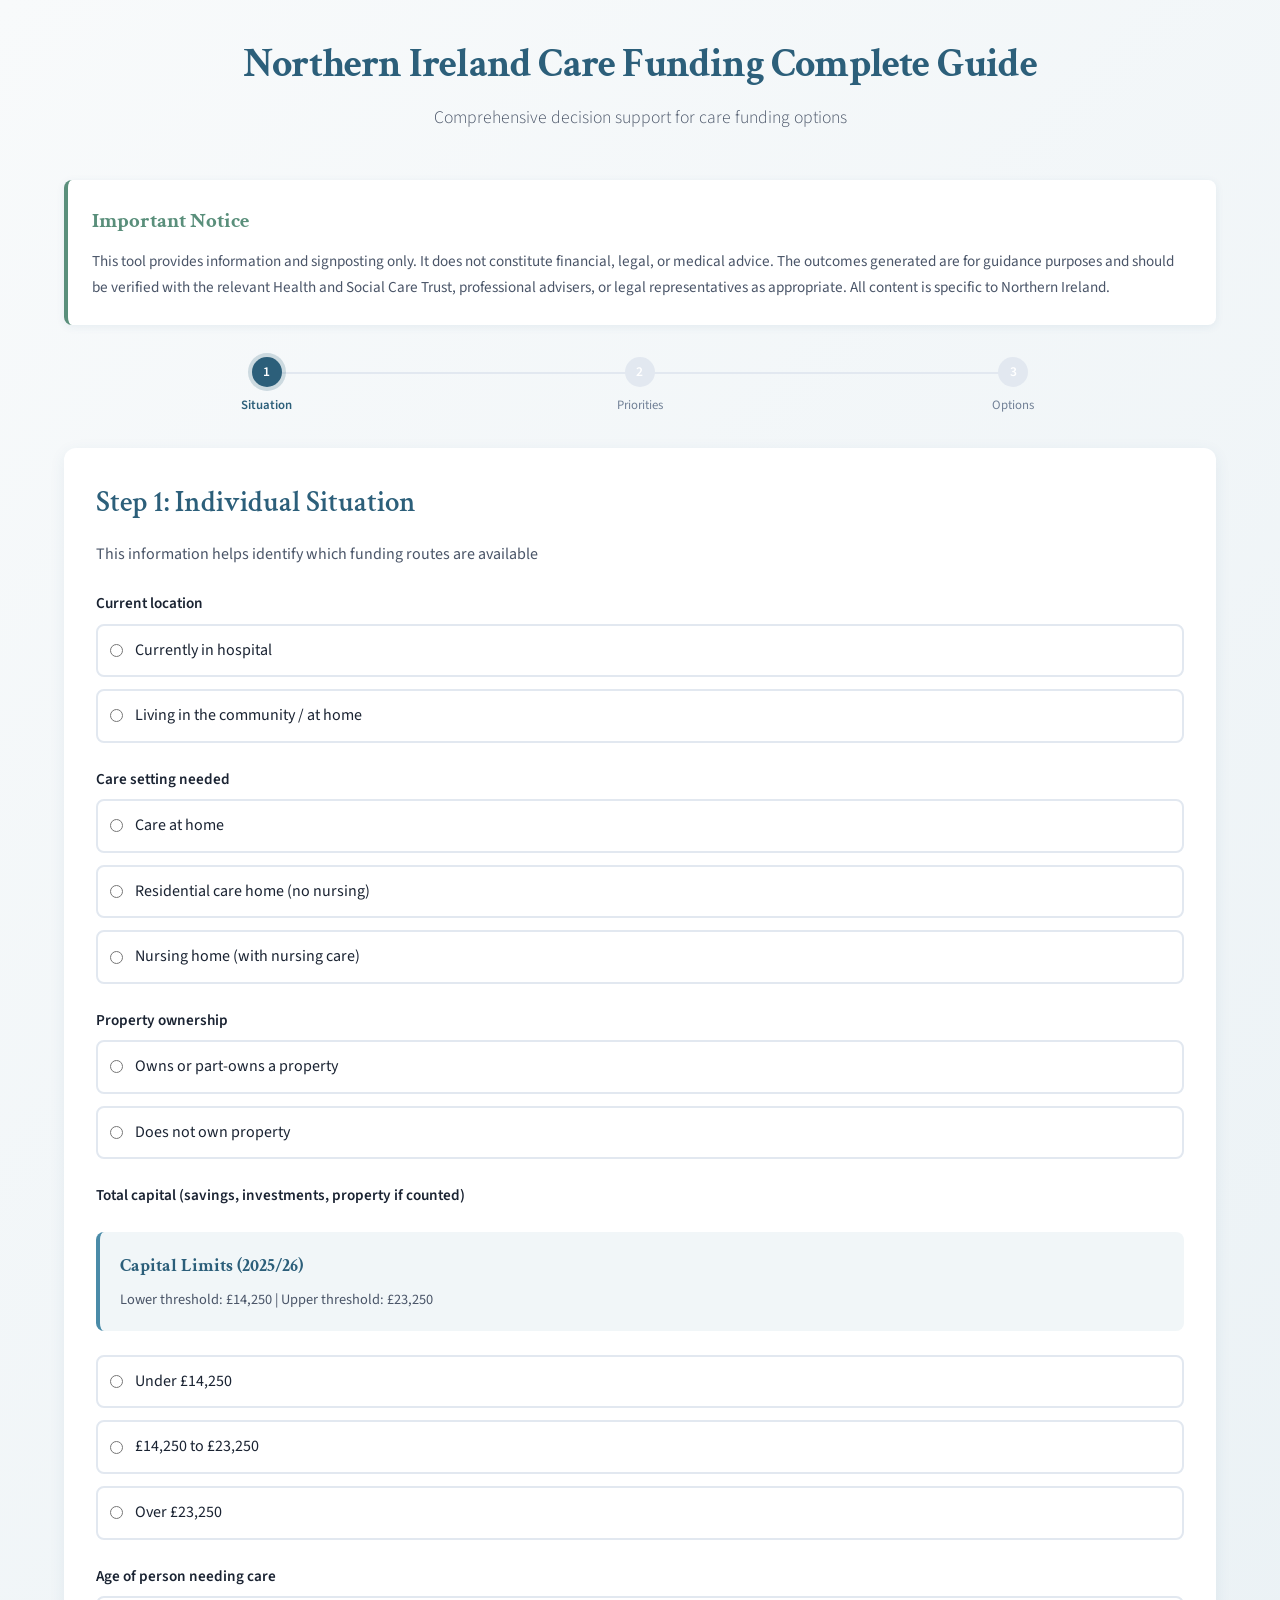
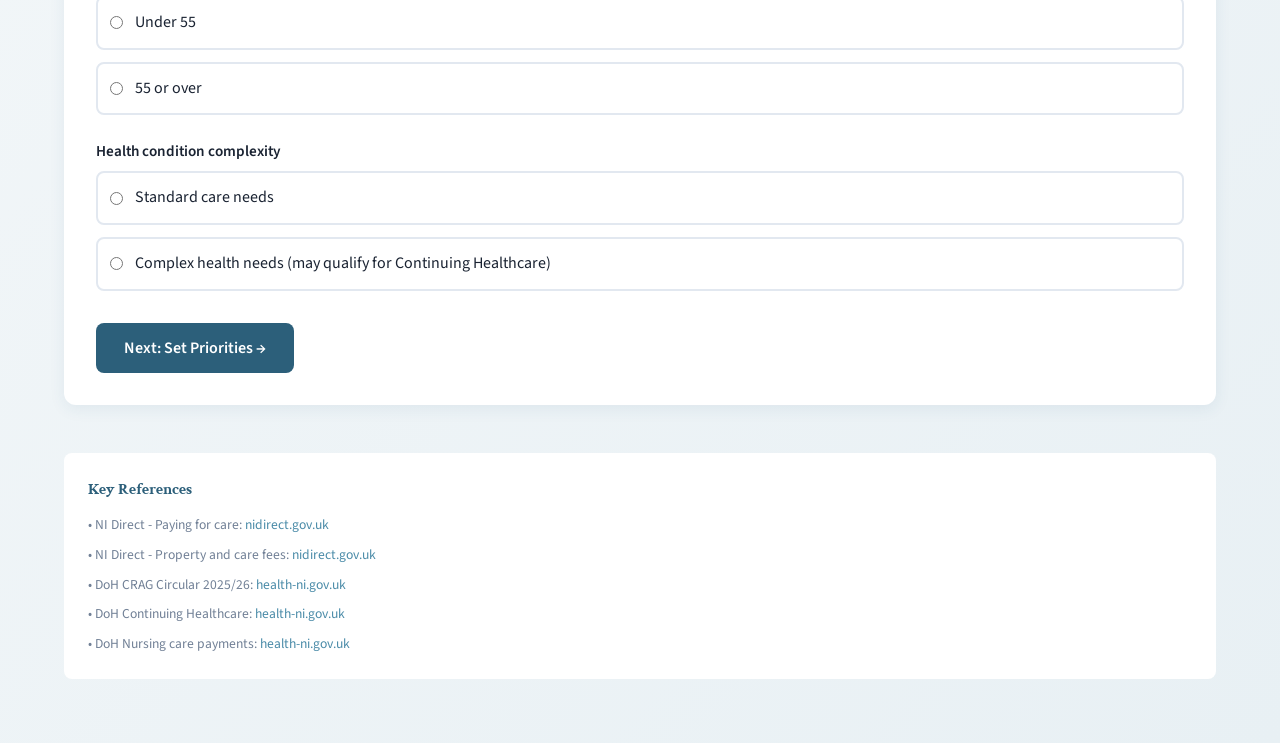
<file: ni-care-funding-complete.html.html>
<!DOCTYPE html>
<html lang="en">
<head>
    <meta charset="UTF-8">
    <meta name="viewport" content="width=device-width, initial-scale=1.0">
    <title>Northern Ireland Care Funding Complete Guide</title>
    <link href="https://fonts.googleapis.com/css2?family=Crimson+Text:wght@400;600;700&family=Source+Sans+3:wght@300;400;600&display=swap" rel="stylesheet">
    <style>
        :root {
            --primary: #2c5f7a;
            --primary-light: #4a8ba8;
            --accent: #5a8f7b;
            --accent-light: #7db89e;
            --warning: #d97706;
            --danger: #dc2626;
            --text-dark: #1a2332;
            --text-medium: #4a5568;
            --text-light: #718096;
            --bg-light: #f8fafb;
            --bg-white: #ffffff;
            --border: #e2e8f0;
            --shadow: rgba(44, 95, 122, 0.08);
            --green: #10b981;
            --amber: #f59e0b;
            --red: #ef4444;
        }

        * {
            margin: 0;
            padding: 0;
            box-sizing: border-box;
        }

        body {
            font-family: 'Source Sans 3', sans-serif;
            background: linear-gradient(135deg, #f8fafb 0%, #e8f0f4 100%);
            color: var(--text-dark);
            line-height: 1.6;
            min-height: 100vh;
        }

        .container {
            max-width: 1200px;
            margin: 0 auto;
            padding: 2rem 1.5rem 4rem;
        }

        header {
            text-align: center;
            margin-bottom: 3rem;
            animation: fadeInDown 0.6s ease-out;
        }

        h1 {
            font-family: 'Crimson Text', serif;
            font-size: 2.5rem;
            font-weight: 700;
            color: var(--primary);
            margin-bottom: 0.5rem;
            letter-spacing: -0.02em;
        }

        .subtitle {
            font-size: 1.1rem;
            color: var(--text-medium);
            font-weight: 300;
        }

        .disclaimer {
            background: var(--bg-white);
            border-left: 4px solid var(--accent);
            padding: 1.5rem;
            border-radius: 8px;
            margin-bottom: 2rem;
            box-shadow: 0 2px 8px var(--shadow);
            animation: fadeIn 0.8s ease-out 0.2s both;
        }

        .disclaimer h3 {
            font-family: 'Crimson Text', serif;
            font-size: 1.3rem;
            color: var(--accent);
            margin-bottom: 0.75rem;
        }

        .disclaimer p {
            font-size: 0.95rem;
            color: var(--text-medium);
            line-height: 1.7;
        }

        .warning-box {
            background: rgba(220, 38, 38, 0.05);
            border-left: 4px solid var(--danger);
            padding: 1.25rem;
            border-radius: 8px;
            margin: 1.5rem 0;
        }

        .warning-box h4 {
            font-family: 'Crimson Text', serif;
            color: var(--danger);
            font-size: 1.1rem;
            margin-bottom: 0.5rem;
        }

        .warning-box p {
            font-size: 0.9rem;
            color: var(--text-medium);
        }

        .info-box {
            background: rgba(74, 139, 168, 0.08);
            border-left: 4px solid var(--primary-light);
            padding: 1.25rem;
            border-radius: 8px;
            margin: 1.5rem 0;
        }

        .info-box h4 {
            font-family: 'Crimson Text', serif;
            color: var(--primary);
            font-size: 1.1rem;
            margin-bottom: 0.5rem;
        }

        .info-box p, .info-box ul {
            font-size: 0.9rem;
            color: var(--text-medium);
        }

        .info-box ul {
            margin-top: 0.5rem;
            padding-left: 1.5rem;
        }

        .stage {
            display: none;
            animation: fadeIn 0.5s ease-out;
        }

        .stage.active {
            display: block;
        }

        .card {
            background: var(--bg-white);
            border-radius: 12px;
            padding: 2rem;
            box-shadow: 0 4px 16px var(--shadow);
            margin-bottom: 2rem;
        }

        .section-title {
            font-family: 'Crimson Text', serif;
            font-size: 1.8rem;
            font-weight: 600;
            color: var(--primary);
            margin-bottom: 1rem;
        }

        .section-subtitle {
            color: var(--text-medium);
            margin-bottom: 1.5rem;
            font-size: 1rem;
        }

        .form-group {
            margin-bottom: 1.5rem;
        }

        .form-label {
            display: block;
            font-weight: 600;
            color: var(--text-dark);
            margin-bottom: 0.5rem;
            font-size: 0.95rem;
        }

        .radio-group, .checkbox-group {
            display: flex;
            flex-direction: column;
            gap: 0.75rem;
        }

        .radio-option, .checkbox-option {
            display: flex;
            align-items: center;
            padding: 0.75rem;
            border: 2px solid var(--border);
            border-radius: 8px;
            cursor: pointer;
            transition: all 0.2s ease;
        }

        .radio-option:hover, .checkbox-option:hover {
            border-color: var(--primary-light);
            background: var(--bg-light);
        }

        .radio-option.selected, .checkbox-option.selected {
            border-color: var(--primary);
            background: rgba(44, 95, 122, 0.05);
        }

        .radio-option input, .checkbox-option input {
            margin-right: 0.75rem;
            cursor: pointer;
        }

        .priority-card {
            background: var(--bg-light);
            border: 2px solid var(--border);
            border-radius: 8px;
            padding: 1rem;
            margin-bottom: 1rem;
            cursor: pointer;
            transition: all 0.3s ease;
        }

        .priority-card:hover {
            border-color: var(--accent);
            transform: translateX(4px);
        }

        .priority-card.selected {
            border-color: var(--accent);
            background: rgba(90, 143, 123, 0.1);
        }

        .priority-card h4 {
            font-family: 'Crimson Text', serif;
            font-size: 1.1rem;
            color: var(--primary);
            margin-bottom: 0.25rem;
        }

        .priority-card p {
            font-size: 0.9rem;
            color: var(--text-medium);
        }

        .option-card {
            background: var(--bg-white);
            border: 2px solid var(--border);
            border-radius: 12px;
            padding: 1.5rem;
            margin-bottom: 1.5rem;
            transition: all 0.3s ease;
        }

        .option-card.strong-fit {
            border-color: var(--green);
            background: rgba(16, 185, 129, 0.03);
        }

        .option-card.possible-fit {
            border-color: var(--amber);
            background: rgba(245, 158, 11, 0.03);
        }

        .option-card.poor-fit {
            border-color: var(--border);
            opacity: 0.6;
        }

        .option-card.self-funder {
            border-color: var(--primary);
            background: rgba(44, 95, 122, 0.03);
        }

        .option-header {
            display: flex;
            justify-content: space-between;
            align-items: start;
            margin-bottom: 1rem;
        }

        .option-title {
            font-family: 'Crimson Text', serif;
            font-size: 1.4rem;
            font-weight: 600;
            color: var(--primary);
            margin-bottom: 0.25rem;
        }

        .fit-badge {
            padding: 0.25rem 0.75rem;
            border-radius: 20px;
            font-size: 0.8rem;
            font-weight: 600;
            white-space: nowrap;
        }

        .fit-badge.strong {
            background: var(--green);
            color: white;
        }

        .fit-badge.possible {
            background: var(--amber);
            color: white;
        }

        .fit-badge.poor {
            background: var(--text-light);
            color: white;
        }

        .fit-badge.explore {
            background: var(--primary);
            color: white;
        }

        .option-description {
            color: var(--text-medium);
            margin-bottom: 1rem;
            font-size: 0.95rem;
        }

        .trade-offs {
            display: grid;
            grid-template-columns: 1fr 1fr;
            gap: 1rem;
            margin-top: 1rem;
        }

        .trade-off-col h5 {
            font-size: 0.9rem;
            font-weight: 600;
            margin-bottom: 0.5rem;
        }

        .trade-off-col.pros h5 {
            color: var(--green);
        }

        .trade-off-col.cons h5 {
            color: var(--red);
        }

        .trade-off-col ul {
            list-style: none;
            padding: 0;
        }

        .trade-off-col li {
            padding: 0.25rem 0;
            font-size: 0.85rem;
            padding-left: 1.2rem;
            position: relative;
        }

        .pros li::before {
            content: "✓";
            position: absolute;
            left: 0;
            color: var(--green);
            font-weight: bold;
        }

        .cons li::before {
            content: "✗";
            position: absolute;
            left: 0;
            color: var(--red);
            font-weight: bold;
        }

        .next-steps {
            background: linear-gradient(135deg, var(--primary) 0%, var(--primary-light) 100%);
            color: white;
            border-radius: 8px;
            padding: 1rem;
            margin-top: 1rem;
        }

        .next-steps h5 {
            font-size: 0.9rem;
            font-weight: 600;
            margin-bottom: 0.5rem;
        }

        .next-steps ul {
            list-style: none;
            padding: 0;
        }

        .next-steps li {
            padding: 0.25rem 0;
            padding-left: 1.2rem;
            position: relative;
            font-size: 0.85rem;
        }

        .next-steps li::before {
            content: "→";
            position: absolute;
            left: 0;
            font-weight: bold;
        }

        .explore-button {
            background: var(--primary);
            color: white;
            border: none;
            padding: 0.75rem 1.5rem;
            border-radius: 6px;
            font-family: 'Source Sans 3', sans-serif;
            font-weight: 600;
            cursor: pointer;
            transition: all 0.3s ease;
            margin-top: 1rem;
            font-size: 0.95rem;
        }

        .explore-button:hover {
            background: var(--primary-light);
            transform: translateY(-2px);
            box-shadow: 0 4px 12px rgba(44, 95, 122, 0.3);
        }

        .btn {
            padding: 0.875rem 1.75rem;
            font-size: 1rem;
            font-family: 'Source Sans 3', sans-serif;
            font-weight: 600;
            border: none;
            border-radius: 8px;
            cursor: pointer;
            transition: all 0.3s ease;
        }

        .btn-primary {
            background: var(--primary);
            color: white;
        }

        .btn-primary:hover {
            background: var(--primary-light);
            transform: translateY(-2px);
            box-shadow: 0 4px 12px rgba(44, 95, 122, 0.3);
        }

        .btn-secondary {
            background: var(--bg-light);
            color: var(--text-dark);
            border: 2px solid var(--border);
        }

        .btn-secondary:hover {
            background: var(--text-medium);
            color: white;
        }

        .button-group {
            display: flex;
            gap: 1rem;
            margin-top: 2rem;
            flex-wrap: wrap;
        }

        .progress-steps {
            display: flex;
            justify-content: space-between;
            margin-bottom: 2rem;
            padding: 0 1rem;
        }

        .step {
            flex: 1;
            text-align: center;
            position: relative;
        }

        .step::before {
            content: '';
            position: absolute;
            top: 15px;
            left: -50%;
            right: 50%;
            height: 2px;
            background: var(--border);
            z-index: -1;
        }

        .step:first-child::before {
            display: none;
        }

        .step-circle {
            width: 30px;
            height: 30px;
            border-radius: 50%;
            background: var(--border);
            color: white;
            display: inline-flex;
            align-items: center;
            justify-content: center;
            font-size: 0.85rem;
            font-weight: 600;
            margin-bottom: 0.5rem;
        }

        .step.completed .step-circle {
            background: var(--accent);
        }

        .step.active .step-circle {
            background: var(--primary);
            box-shadow: 0 0 0 4px rgba(44, 95, 122, 0.2);
        }

        .step-label {
            font-size: 0.8rem;
            color: var(--text-light);
        }

        .step.active .step-label {
            color: var(--primary);
            font-weight: 600;
        }

        .filter-summary {
            background: linear-gradient(135deg, var(--accent) 0%, var(--accent-light) 100%);
            color: white;
            border-radius: 12px;
            padding: 1.5rem;
            margin-bottom: 2rem;
        }

        .filter-summary h3 {
            font-family: 'Crimson Text', serif;
            font-size: 1.4rem;
            margin-bottom: 1rem;
        }

        .summary-item {
            display: flex;
            justify-content: space-between;
            padding: 0.5rem 0;
            border-bottom: 1px solid rgba(255, 255, 255, 0.2);
        }

        .summary-item:last-child {
            border-bottom: none;
        }

        .summary-label {
            font-weight: 600;
        }

        .self-funder-section {
            background: linear-gradient(135deg, rgba(44, 95, 122, 0.05) 0%, rgba(74, 139, 168, 0.05) 100%);
            border: 2px solid var(--primary);
            border-radius: 12px;
            padding: 2rem;
            margin-top: 2rem;
        }

        .self-funder-section h3 {
            font-family: 'Crimson Text', serif;
            font-size: 1.6rem;
            color: var(--primary);
            margin-bottom: 1.5rem;
        }

        .funding-route-card {
            background: white;
            border-radius: 8px;
            padding: 1.5rem;
            margin-bottom: 1.5rem;
            border: 1px solid var(--border);
        }

        .funding-route-card h4 {
            font-family: 'Crimson Text', serif;
            color: var(--primary);
            font-size: 1.2rem;
            margin-bottom: 0.75rem;
        }

        .funding-route-card p {
            color: var(--text-medium);
            font-size: 0.9rem;
            line-height: 1.7;
            margin-bottom: 0.75rem;
        }

        .when-suitable {
            background: rgba(16, 185, 129, 0.08);
            border-radius: 6px;
            padding: 0.75rem;
            margin: 0.75rem 0;
        }

        .when-suitable h5 {
            color: var(--green);
            font-size: 0.85rem;
            font-weight: 600;
            margin-bottom: 0.5rem;
        }

        .when-suitable ul {
            list-style: none;
            padding: 0;
            font-size: 0.85rem;
            color: var(--text-medium);
        }

        .when-suitable li {
            padding: 0.25rem 0;
            padding-left: 1rem;
            position: relative;
        }

        .when-suitable li::before {
            content: "→";
            position: absolute;
            left: 0;
            color: var(--green);
        }

        .key-risks {
            background: rgba(239, 68, 68, 0.08);
            border-radius: 6px;
            padding: 0.75rem;
            margin: 0.75rem 0;
        }

        .key-risks h5 {
            color: var(--red);
            font-size: 0.85rem;
            font-weight: 600;
            margin-bottom: 0.5rem;
        }

        .key-risks ul {
            list-style: none;
            padding: 0;
            font-size: 0.85rem;
            color: var(--text-medium);
        }

        .key-risks li {
            padding: 0.25rem 0;
            padding-left: 1rem;
            position: relative;
        }

        .key-risks li::before {
            content: "!";
            position: absolute;
            left: 0;
            color: var(--red);
            font-weight: bold;
        }

        .sources {
            background: var(--bg-white);
            border-radius: 8px;
            padding: 1.5rem;
            margin-top: 3rem;
            font-size: 0.85rem;
            color: var(--text-light);
        }

        .sources h4 {
            font-family: 'Crimson Text', serif;
            color: var(--primary);
            margin-bottom: 0.75rem;
            font-size: 1rem;
        }

        .sources a {
            color: var(--primary-light);
            text-decoration: none;
            word-break: break-all;
        }

        .sources a:hover {
            text-decoration: underline;
        }

        @keyframes fadeIn {
            from { opacity: 0; }
            to { opacity: 1; }
        }

        @keyframes fadeInDown {
            from {
                opacity: 0;
                transform: translateY(-20px);
            }
            to {
                opacity: 1;
                transform: translateY(0);
            }
        }

        @media (max-width: 768px) {
            h1 { font-size: 2rem; }
            .section-title { font-size: 1.5rem; }
            .trade-offs { grid-template-columns: 1fr; }
            .progress-steps { flex-wrap: wrap; }
            .step { flex: 1 1 50%; margin-bottom: 1rem; }
        }
    </style>
</head>
<body>
    <div class="container">
        <header>
            <h1>Northern Ireland Care Funding Complete Guide</h1>
            <p class="subtitle">Comprehensive decision support for care funding options</p>
        </header>

        <div class="disclaimer">
            <h3>Important Notice</h3>
            <p>This tool provides information and signposting only. It does not constitute financial, legal, or medical advice. The outcomes generated are for guidance purposes and should be verified with the relevant Health and Social Care Trust, professional advisers, or legal representatives as appropriate. All content is specific to Northern Ireland.</p>
        </div>

        <div class="progress-steps">
            <div class="step active" id="step1">
                <div class="step-circle">1</div>
                <div class="step-label">Situation</div>
            </div>
            <div class="step" id="step2">
                <div class="step-circle">2</div>
                <div class="step-label">Priorities</div>
            </div>
            <div class="step" id="step3">
                <div class="step-circle">3</div>
                <div class="step-label">Options</div>
            </div>
        </div>

        <!-- Stage 1: Gather Situation -->
        <div id="stage1" class="stage active">
            <div class="card">
                <h2 class="section-title">Step 1: Individual Situation</h2>
                <p class="section-subtitle">This information helps identify which funding routes are available</p>

                <div class="form-group">
                    <label class="form-label">Current location</label>
                    <div class="radio-group">
                        <label class="radio-option" onclick="selectRadio('location', 'hospital')">
                            <input type="radio" name="location" value="hospital">
                            <span>Currently in hospital</span>
                        </label>
                        <label class="radio-option" onclick="selectRadio('location', 'community')">
                            <input type="radio" name="location" value="community">
                            <span>Living in the community / at home</span>
                        </label>
                    </div>
                </div>

                <div class="form-group">
                    <label class="form-label">Care setting needed</label>
                    <div class="radio-group">
                        <label class="radio-option" onclick="selectRadio('careSetting', 'home')">
                            <input type="radio" name="careSetting" value="home">
                            <span>Care at home</span>
                        </label>
                        <label class="radio-option" onclick="selectRadio('careSetting', 'residential')">
                            <input type="radio" name="careSetting" value="residential">
                            <span>Residential care home (no nursing)</span>
                        </label>
                        <label class="radio-option" onclick="selectRadio('careSetting', 'nursing')">
                            <input type="radio" name="careSetting" value="nursing">
                            <span>Nursing home (with nursing care)</span>
                        </label>
                    </div>
                </div>

                <div class="form-group" id="stayTypeGroup" style="display: none;">
                    <label class="form-label">Expected length of stay</label>
                    <div class="radio-group">
                        <label class="radio-option" onclick="selectRadio('stayType', 'temporary')">
                            <input type="radio" name="stayType" value="temporary">
                            <span>Temporary (respite or short-term)</span>
                        </label>
                        <label class="radio-option" onclick="selectRadio('stayType', 'permanent')">
                            <input type="radio" name="stayType" value="permanent">
                            <span>Permanent residence</span>
                        </label>
                    </div>
                </div>

                <div class="form-group">
                    <label class="form-label">Property ownership</label>
                    <div class="radio-group">
                        <label class="radio-option" onclick="selectRadio('property', 'owner')">
                            <input type="radio" name="property" value="owner">
                            <span>Owns or part-owns a property</span>
                        </label>
                        <label class="radio-option" onclick="selectRadio('property', 'notOwner')">
                            <input type="radio" name="property" value="notOwner">
                            <span>Does not own property</span>
                        </label>
                    </div>
                </div>

                <div class="form-group" id="occupierGroup" style="display: none;">
                    <label class="form-label">Who lives in the property?</label>
                    <div class="checkbox-group">
                        <label class="checkbox-option" onclick="toggleCheckbox('spouse')">
                            <input type="checkbox" id="spouse" value="spouse">
                            <span>Spouse or partner</span>
                        </label>
                        <label class="checkbox-option" onclick="toggleCheckbox('relativeOver60')">
                            <input type="checkbox" id="relativeOver60" value="relativeOver60">
                            <span>Close relative aged 60 or over</span>
                        </label>
                        <label class="checkbox-option" onclick="toggleCheckbox('incapacitatedRelative')">
                            <input type="checkbox" id="incapacitatedRelative" value="incapacitatedRelative">
                            <span>Close relative who is incapacitated</span>
                        </label>
                        <label class="checkbox-option" onclick="toggleCheckbox('childUnder16')">
                            <input type="checkbox" id="childUnder16" value="childUnder16">
                            <span>Child under 16 the person is responsible for</span>
                        </label>
                        <label class="checkbox-option" onclick="toggleCheckbox('noneAbove')">
                            <input type="checkbox" id="noneAbove" value="noneAbove">
                            <span>None of the above</span>
                        </label>
                    </div>
                </div>

                <div class="form-group">
                    <label class="form-label">Total capital (savings, investments, property if counted)</label>
                    <div class="info-box">
                        <h4>Capital Limits (2025/26)</h4>
                        <p>Lower threshold: £14,250 | Upper threshold: £23,250</p>
                    </div>
                    <div class="radio-group">
                        <label class="radio-option" onclick="selectRadio('capital', 'low')">
                            <input type="radio" name="capital" value="low">
                            <span>Under £14,250</span>
                        </label>
                        <label class="radio-option" onclick="selectRadio('capital', 'medium')">
                            <input type="radio" name="capital" value="medium">
                            <span>£14,250 to £23,250</span>
                        </label>
                        <label class="radio-option" onclick="selectRadio('capital', 'high')">
                            <input type="radio" name="capital" value="high">
                            <span>Over £23,250</span>
                        </label>
                    </div>
                </div>

                <div class="form-group">
                    <label class="form-label">Age of person needing care</label>
                    <div class="radio-group">
                        <label class="radio-option" onclick="selectRadio('age', 'under55')">
                            <input type="radio" name="age" value="under55">
                            <span>Under 55</span>
                        </label>
                        <label class="radio-option" onclick="selectRadio('age', 'over55')">
                            <input type="radio" name="age" value="over55">
                            <span>55 or over</span>
                        </label>
                    </div>
                </div>

                <div class="form-group">
                    <label class="form-label">Health condition complexity</label>
                    <div class="radio-group">
                        <label class="radio-option" onclick="selectRadio('healthComplexity', 'standard')">
                            <input type="radio" name="healthComplexity" value="standard">
                            <span>Standard care needs</span>
                        </label>
                        <label class="radio-option" onclick="selectRadio('healthComplexity', 'complex')">
                            <input type="radio" name="healthComplexity" value="complex">
                            <span>Complex health needs (may qualify for Continuing Healthcare)</span>
                        </label>
                    </div>
                </div>

                <div class="button-group">
                    <button class="btn btn-primary" onclick="goToStage2()">Next: Set Priorities →</button>
                </div>
            </div>
        </div>

        <!-- Stage 2: Set Priorities -->
        <div id="stage2" class="stage">
            <div class="card">
                <h2 class="section-title">Step 2: What Matters Most?</h2>
                <p class="section-subtitle">Select your priorities - this helps filter options to what's most suitable</p>

                <div id="prioritiesList">
                    <div class="priority-card" onclick="togglePriority('stayHome')">
                        <h4>Stay at home as long as possible</h4>
                        <p>Preference for care in familiar surroundings rather than residential placement</p>
                    </div>
                    <div class="priority-card" onclick="togglePriority('protectSpouse')">
                        <h4>Protect spouse/partner's security</h4>
                        <p>Ensure the person still living at home is financially secure and can remain there</p>
                    </div>
                    <div class="priority-card" onclick="togglePriority('protectHome')">
                        <h4>Protect the family home (where possible)</h4>
                        <p>Minimize the chance of the property being counted in financial assessment</p>
                    </div>
                    <div class="priority-card" onclick="togglePriority('inheritance')">
                        <h4>Preserve inheritance for family</h4>
                        <p>Leave as much as possible for children or other beneficiaries</p>
                    </div>
                    <div class="priority-card" onclick="togglePriority('costCertainty')">
                        <h4>Certainty over monthly costs</h4>
                        <p>Know exactly what will be paid each month, avoid unexpected bills and longevity risk</p>
                    </div>
                    <div class="priority-card" onclick="togglePriority('speedSimplicity')">
                        <h4>Speed and simplicity</h4>
                        <p>Quick decisions, minimal paperwork, fewer assessments and processes</p>
                    </div>
                    <div class="priority-card" onclick="togglePriority('choice')">
                        <h4>Choice of care provider and location</h4>
                        <p>Freedom to select specific care homes or providers</p>
                    </div>
                    <div class="priority-card" onclick="togglePriority('flexibility')">
                        <h4>Flexibility and control</h4>
                        <p>Ability to change arrangements as circumstances evolve</p>
                    </div>
                    <div class="priority-card" onclick="togglePriority('minimizeConflict')">
                        <h4>Reduce family conflict</h4>
                        <p>Clear roles and transparent decision-making to avoid disputes</p>
                    </div>
                </div>

                <div class="button-group">
                    <button class="btn btn-secondary" onclick="goToStage1()">← Back</button>
                    <button class="btn btn-primary" onclick="goToStage3()">Show My Options →</button>
                </div>
            </div>
        </div>

        <!-- Stage 3: Filtered Options -->
        <div id="stage3" class="stage">
            <div class="filter-summary" id="filterSummary">
                <!-- Dynamic summary will be inserted here -->
            </div>

            <div class="card">
                <h2 class="section-title">Your Funding Options</h2>
                <p class="section-subtitle">Ranked by fit with your situation and priorities</p>
                
                <div id="optionsContainer">
                    <!-- Options will be dynamically inserted here -->
                </div>

                <!-- Self-Funder Deep Dive Section -->
                <div id="selfFunderDeepDive" style="display: none;">
                    <!-- Will be shown when appropriate -->
                </div>

                <div class="button-group">
                    <button class="btn btn-secondary" onclick="goToStage2()">← Adjust Priorities</button>
                    <button class="btn btn-secondary" onclick="goToStage1()">← Change Situation</button>
                    <button class="btn btn-primary" onclick="restart()">Start New Assessment</button>
                </div>
            </div>
        </div>

        <div class="sources">
            <h4>Key References</h4>
            <ul style="list-style: none; padding: 0;">
                <li style="margin-bottom: 0.5rem;">• NI Direct - Paying for care: <a href="https://www.nidirect.gov.uk/articles/paying-your-residential-care-or-nursing-home-fees" target="_blank">nidirect.gov.uk</a></li>
                <li style="margin-bottom: 0.5rem;">• NI Direct - Property and care fees: <a href="https://www.nidirect.gov.uk/articles/your-home-assets-and-residential-care-or-nursing-home-fees" target="_blank">nidirect.gov.uk</a></li>
                <li style="margin-bottom: 0.5rem;">• DoH CRAG Circular 2025/26: <a href="https://www.health-ni.gov.uk/sites/default/files/2025-03/doh-crag-2025-26-circular.PDF" target="_blank">health-ni.gov.uk</a></li>
                <li style="margin-bottom: 0.5rem;">• DoH Continuing Healthcare: <a href="https://www.health-ni.gov.uk/sites/default/files/publications/health/doh-guide-healthcare-ni-18-may-2022.pdf" target="_blank">health-ni.gov.uk</a></li>
                <li>• DoH Nursing care payments: <a href="https://www.health-ni.gov.uk/sites/default/files/publications/dhssps/payments-for-nursing-care-information-leaflet.pdf" target="_blank">health-ni.gov.uk</a></li>
            </ul>
        </div>
    </div>

    <script>
        // State management
        const state = {
            location: null,
            careSetting: null,
            stayType: null,
            property: null,
            occupiers: [],
            capital: null,
            age: null,
            healthComplexity: null,
            priorities: []
        };

        // Enhanced funding options database with self-funder detail
        const fundingOptions = [
            {
                id: 'continuingHealthcare',
                name: 'Continuing Healthcare (CHC)',
                description: 'Fully funded by health services for those with complex healthcare needs that cannot be met outside hospital settings',
                eligibility: {
                    healthComplexity: ['complex'],
                    location: ['hospital']
                },
                pros: [
                    'No charges for care - completely free',
                    'Comprehensive healthcare provision',
                    'Protects all assets including property',
                    'No means testing'
                ],
                cons: [
                    'Very strict eligibility criteria',
                    'Assessment process can be lengthy',
                    'May require appeals if initially refused',
                    'Subject to ongoing review - can be withdrawn',
                    'Only applies where needs cannot be met in community'
                ],
                priorityScores: {
                    protectHome: 10,
                    inheritance: 10,
                    costCertainty: 9,
                    protectSpouse: 10,
                    speedSimplicity: 3,
                    choice: 5
                },
                nextSteps: [
                    'Request CHC assessment from hospital discharge team',
                    'Gather all medical evidence of healthcare needs',
                    'Understand the appeals process',
                    'Document current care arrangements',
                    'Continue even if first assessment is negative'
                ]
            },
            {
                id: 'trustSupportedResidential',
                name: 'Trust-Supported Residential Care',
                description: 'Trust pays most costs, you contribute what you can afford from income',
                eligibility: {
                    capital: ['low'],
                    careSetting: ['residential', 'nursing']
                },
                pros: [
                    'Trust covers the majority of care costs',
                    'Personal Expenses Allowance protected (£34.10/week from April 2025)',
                    'Clear assessment process with safeguards',
                    'Reviewed regularly as circumstances change'
                ],
                cons: [
                    'Must go through financial assessment',
                    'Limited choice of care home (must be within Trust funding rates)',
                    'Income contributions required',
                    'Annual reviews and paperwork'
                ],
                priorityScores: {
                    costCertainty: 8,
                    protectHome: 7,
                    inheritance: 6,
                    choice: 3,
                    speedSimplicity: 5,
                    protectSpouse: 8
                },
                nextSteps: [
                    'Contact Trust for needs and financial assessment',
                    'Prepare income and capital documentation',
                    'Discuss care home options with social worker',
                    'Understand review and appeals process'
                ]
            },
            {
                id: 'partiallySupportedResidential',
                name: 'Partially Supported Residential Care',
                description: 'Shared funding - Trust contributes, you pay from income and capital using tariff income rules',
                eligibility: {
                    capital: ['medium'],
                    careSetting: ['residential', 'nursing']
                },
                pros: [
                    'Trust provides partial support',
                    'Personal Expenses Allowance still protected',
                    'May transition to full Trust support as capital reduces below £14,250'
                ],
                cons: [
                    'Complex tariff income calculation (£1 per week for every £250 over £14,250)',
                    'Capital depletes over time',
                    'Limited care home choice',
                    'Ongoing financial assessments'
                ],
                priorityScores: {
                    costCertainty: 6,
                    protectHome: 5,
                    inheritance: 4,
                    choice: 4,
                    speedSimplicity: 4
                },
                nextSteps: [
                    'Detailed financial assessment with Trust',
                    'Understand tariff income rules clearly',
                    'Plan for reducing capital trajectory',
                    'Review care options within Trust funding levels'
                ]
            },
            {
                id: 'selfFundedOptions',
                name: 'Self-Funded Care Options',
                description: 'Multiple funding strategies available for those with capital over £23,250 - explore detailed options below',
                eligibility: {
                    capital: ['high']
                },
                isSelfFunder: true,
                pros: [
                    'Complete choice of care provider and location',
                    'No Trust assessment delays',
                    'Multiple funding strategies to consider',
                    'Can be tailored to individual priorities'
                ],
                cons: [
                    'Pay full care costs (typically £800-1,200+ per week for residential)',
                    'Capital can deplete quickly',
                    'Complex decisions around funding order',
                    'Risk of running out of funds (longevity risk)'
                ],
                priorityScores: {
                    choice: 10,
                    speedSimplicity: 7,
                    costCertainty: 4,
                    inheritance: 5,
                    protectHome: 4,
                    flexibility: 9
                },
                nextSteps: [
                    'Explore the detailed self-funder options below',
                    'Consider which funding sources to use and in what order',
                    'Understand the trade-offs between certainty, choice, and cost',
                    'Seek financial advice for complex situations'
                ]
            },
            {
                id: 'homeCarePrivate',
                name: 'Private Home Care',
                description: 'Arrange and pay for care at home without Trust involvement',
                eligibility: {
                    careSetting: ['home'],
                    capital: ['medium', 'high']
                },
                pros: [
                    'Stay in own home and familiar environment',
                    'Complete choice of care provider',
                    'Flexible arrangements that can adapt',
                    'No Trust assessment needed'
                ],
                cons: [
                    'Can be expensive (£15-25+ per hour)',
                    'Need to manage care arrangements yourself',
                    'Costs can escalate rapidly with increasing needs',
                    'No financial protection from Trust'
                ],
                priorityScores: {
                    stayHome: 10,
                    choice: 9,
                    speedSimplicity: 7,
                    protectHome: 8,
                    costCertainty: 3,
                    flexibility: 8
                },
                nextSteps: [
                    'Research home care agencies in your area',
                    'Get quotes and compare services',
                    'Consider live-in care as alternative',
                    'Plan for increasing care needs over time'
                ]
            },
            {
                id: 'homeCareSupported',
                name: 'Trust-Supported Home Care',
                description: 'Trust assesses needs and contributes to home care costs',
                eligibility: {
                    careSetting: ['home'],
                    capital: ['low', 'medium']
                },
                pros: [
                    'Stay at home in familiar environment',
                    'Trust contributes to costs',
                    'Professional needs assessment and review',
                    'Safeguarding and ongoing support'
                ],
                cons: [
                    'Assessment process required',
                    'Contribution based on your finances',
                    'Limited provider choice',
                    'Care package may be capped by Trust'
                ],
                priorityScores: {
                    stayHome: 10,
                    costCertainty: 7,
                    protectHome: 9,
                    choice: 5,
                    speedSimplicity: 4,
                    protectSpouse: 9
                },
                nextSteps: [
                    'Request needs assessment from Trust',
                    'Prepare care needs documentation',
                    'Complete financial assessment for contributions',
                    'Agree care plan and providers'
                ]
            },
            {
                id: 'familyFunded',
                name: 'Family-Funded Care',
                description: 'Family members contribute to care costs together',
                eligibility: {
                    capital: ['low', 'medium', 'high'],
                    careSetting: ['home', 'residential', 'nursing']
                },
                pros: [
                    'Preserves person\'s own capital for longer',
                    'Can enable better care choices',
                    'Family stays involved in decisions',
                    'Flexible arrangements'
                ],
                cons: [
                    'Requires family financial capacity',
                    'High potential for family disagreements',
                    'Not sustainable long-term for many families',
                    'Tax implications to consider (inheritance tax, gifts)'
                ],
                priorityScores: {
                    inheritance: 9,
                    protectHome: 9,
                    choice: 8,
                    minimizeConflict: 2,
                    speedSimplicity: 6,
                    flexibility: 7
                },
                nextSteps: [
                    'Family meeting to discuss capacity and commitment',
                    'Document all agreements clearly in writing',
                    'Consider tax advice on gifts and inheritance',
                    'Plan for changing circumstances',
                    'Consider mediation if disagreements arise'
                ]
            },
            {
                id: 'propertyProtected',
                name: 'Property-Protected Funding (Qualifying Occupier)',
                description: 'Trust support with property disregarded because spouse/relative lives there',
                eligibility: {
                    property: ['owner'],
                    occupiers: ['spouse', 'relativeOver60', 'incapacitatedRelative', 'childUnder16'],
                    careSetting: ['residential', 'nursing']
                },
                pros: [
                    'Property completely disregarded from assessment',
                    'Protects spouse or relative at home',
                    'Trust funding based only on other capital and income',
                    'Home preserved for occupier'
                ],
                cons: [
                    'Must meet strict qualifying occupier criteria',
                    'Income still assessed for contribution',
                    'May create complexity if occupier moves or dies',
                    'Requires clear documentation'
                ],
                priorityScores: {
                    protectSpouse: 10,
                    protectHome: 10,
                    inheritance: 8,
                    costCertainty: 7,
                    minimizeConflict: 8
                },
                nextSteps: [
                    'Document who lives in property and their relationship',
                    'Provide evidence to Trust of qualifying occupier status',
                    'Complete financial assessment',
                    'Understand what happens if circumstances change'
                ]
            }
        ];

        // Self-funder specific routes (from your article)
        const selfFunderRoutes = [
            {
                id: 'incomeFirst',
                name: 'Income-First Funding',
                description: 'Use reliable ongoing income (pensions, rental income, dividends) to meet care fees while preserving capital',
                whenSuitable: [
                    'Income sufficient or near-sufficient to cover fees',
                    'Want to preserve capital for spouse or inheritance',
                    'Prefer simplicity and automatic payments',
                    'Property generates rental income'
                ],
                keyRisks: [
                    'Fee inflation may outpace income growth',
                    'Care needs may increase requiring higher fees',
                    'Income may reduce (e.g., death of spouse reduces pension)',
                    'Rental income has void periods, maintenance costs, tax'
                ],
                considerations: [
                    'Review income sources annually against fee increases',
                    'Keep contingency fund for shortfalls',
                    'Understand tax treatment of different income sources',
                    'Consider what happens if income reduces'
                ]
            },
            {
                id: 'cashDrawdown',
                name: 'Cash / Savings Drawdown',
                description: 'Use liquid cash and savings to pay fees, providing flexibility and simplicity',
                whenSuitable: [
                    'Want immediate access and no investment risk',
                    'Prefer simplicity in payments',
                    'Expect care need to be relatively short-term (1-3 years)',
                    'Capital exceeds likely care costs'
                ],
                keyRisks: [
                    'Longevity risk - may live longer than cash lasts',
                    'Fee inflation reduces purchasing power',
                    'No growth potential on cash',
                    'May run out if care lasts many years'
                ],
                considerations: [
                    'Monitor drawdown rate against typical life expectancy',
                    'Keep 12-24 months of fees readily accessible',
                    'Consider when to move to other funding sources',
                    'Review annually as fees increase'
                ]
            },
            {
                id: 'investmentDrawdown',
                name: 'Investment-Based Funding',
                description: 'Keep funds invested while taking regular withdrawals, potentially benefiting from growth',
                whenSuitable: [
                    'Have diversified investment portfolio',
                    'Can tolerate market ups and downs',
                    'Want potential for growth to offset fee inflation',
                    'Expect longer-term care need (5+ years)',
                    'Want to preserve some capital for estate'
                ],
                keyRisks: [
                    'Sequencing risk (selling in market downturn)',
                    'Market volatility creates uncertainty',
                    'May need to sell at bad times',
                    'Requires ongoing management and review'
                ],
                considerations: [
                    'Set up systematic withdrawal plan',
                    'Keep 12 months fees in cash as buffer',
                    'Review asset allocation for lower volatility',
                    'Understand "pound cost ravaging" risk',
                    'Consider professional investment advice'
                ]
            },
            {
                id: 'propertySale',
                name: 'Property Sale Funding',
                description: 'Sell the property to release capital for care fees',
                whenSuitable: [
                    'Property is empty or no qualifying occupier',
                    'No wish to keep property in family',
                    'Want certainty and to simplify estate',
                    'Need immediate large capital sum',
                    '12-week property disregard period has passed'
                ],
                keyRisks: [
                    'Irreversible decision',
                    'May take time to sell at good price',
                    'Market conditions affect sale price',
                    'Capital gains tax may apply (main residence relief usually available)',
                    'Emotional attachment and family expectations'
                ],
                considerations: [
                    'Time sale carefully - not rushed',
                    'Understand 12-week disregard period',
                    'Consider market conditions',
                    'Then choose how to invest/use proceeds',
                    'Update will if needed'
                ]
            },
            {
                id: 'propertyRent',
                name: 'Retain and Rent Property',
                description: 'Keep ownership of property but rent it out to generate income for fees',
                whenSuitable: [
                    'Want to keep property in family long-term',
                    'Property can generate rental income',
                    'Can manage landlord responsibilities',
                    'May want family member to eventually occupy it'
                ],
                keyRisks: [
                    'Landlord duties (maintenance, safety certificates, repairs)',
                    'Void periods with no rental income',
                    'Tenant issues and potential damage',
                    'Rental income is taxable',
                    'Letting agent fees (typically 10-15%)',
                    'Property value at risk if market falls'
                ],
                considerations: [
                    'Use professional letting agent',
                    'Budget for void periods and maintenance',
                    'Understand tax on rental income',
                    'Keep contingency fund for repairs',
                    'Property counted in estate for inheritance tax',
                    'May need to sell if rental income insufficient'
                ]
            },
            {
                id: 'equityRelease',
                name: 'Equity Release (Lifetime Mortgage)',
                description: 'Release equity from property while retaining ownership - only available for care at HOME and person must be age 55+',
                whenSuitable: [
                    'Care is at HOME (not residential/nursing)',
                    'Person is aged 55 or over',
                    'Want to stay in own home',
                    'Need funds for home adaptations or care costs',
                    'No other liquid capital available'
                ],
                keyRisks: [
                    'Only suitable for care AT HOME',
                    'Interest compounds - debt grows significantly',
                    'Reduces inheritance substantially',
                    'Irreversible decision',
                    'May affect means-tested benefits',
                    'Expensive product with high setup costs'
                ],
                considerations: [
                    'ONLY consider if care is at home, not residential care',
                    'Understand compound interest impact',
                    'Must take independent financial advice',
                    'Discuss with family about inheritance impact',
                    'Consider alternatives first',
                    'Ensure Equity Release Council standards'
                ]
            },
            {
                id: 'immediateCare',
                name: 'Immediate Care Plan (ICP)',
                description: 'Insurance product that pays a guaranteed income to care provider for life in exchange for lump sum',
                whenSuitable: [
                    'Want certainty - cap lifetime care costs',
                    'Concerned about longevity risk',
                    'Want peace of mind for family',
                    'Have capital to pay premium (typically £100k-£300k)',
                    'In nursing or residential care (not usually for home care)'
                ],
                keyRisks: [
                    'If die early, most of premium is lost (unless capital protection added)',
                    'Capital protection reduces the income significantly',
                    'Payments may not keep pace with fee increases (escalation caps)',
                    'Irreversible once set up',
                    'Underwriting process - health assessment',
                    'Not available from all providers'
                ],
                considerations: [
                    'Get quotes from multiple providers',
                    'Decide whether to add capital protection',
                    'Understand escalation options (fixed % vs RPI)',
                    'Consider partial ICP (cover base fee, pay extras separately)',
                    'Must take financial advice',
                    'Compare against keeping capital invested',
                    'Emotional value of "certainty" vs financial cost'
                ]
            },
            {
                id: 'mixedApproach',
                name: 'Mixed Funding Strategy',
                description: 'Combine multiple funding sources strategically - e.g., income for base fees, capital for extras, ICP for nursing element',
                whenSuitable: [
                    'Have diverse assets (property, investments, pensions)',
                    'Want to balance multiple priorities',
                    'Prefer phased approach rather than all-or-nothing',
                    'Want to preserve some assets while funding care'
                ],
                keyRisks: [
                    'More complex to manage and coordinate',
                    'Requires ongoing review and adjustment',
                    'May miss opportunities for simplification',
                    'Family may find it harder to understand'
                ],
                considerations: [
                    'Document the strategy clearly',
                    'Review annually as circumstances change',
                    'Consider tax efficiency of different sources',
                    'Keep clear records for family/executors',
                    'May need financial advice to optimize'
                ]
            }
        ];

        // Critical warnings from your article
        const selfFunderWarnings = [
            {
                title: 'Deliberate Deprivation',
                content: 'Any gifts, transfers, or restructuring of assets specifically to reduce capital and qualify for Trust support may be challenged. The Trust can treat you as still possessing those assets (notional capital). Document all transactions and ensure genuine purposes. This is a serious risk area requiring legal advice.',
                severity: 'high'
            },
            {
                title: 'Deferred Payment Agreements NOT Standard in NI',
                content: 'Unlike England, Northern Ireland does not have a standard Deferred Payment Agreement scheme. Some Trusts may have local arrangements, but do not assume availability. Ask your specific Trust about interim funding while property is being dealt with.',
                severity: 'medium'
            },
            {
                title: 'Pension Drawdown and Notional Income',
                content: 'UK statutory guidance suggests that deliberate failure to take pension income (to avoid it being assessed) may result in "notional income" being attributed. While this guidance is primarily for England, verify your local Trust\'s approach before making pension withdrawal decisions.',
                severity: 'medium'
            },
            {
                title: 'Equity Release NOT for Residential Care',
                content: 'Equity release products are designed for people living in their OWN HOME. They cannot be used to fund residential or nursing home care. Only consider equity release if care is definitively at home.',
                severity: 'high'
            },
            {
                title: 'HPSS Nursing Care Payment (NI Self-Funders)',
                content: 'If you are self-funding in a NURSING home and assessed as needing nursing care, you may be eligible for HPSS nursing care payment (paid directly to the home). This is NOT available for residential care or if Trust is contributing. Always ask about this - it is often overlooked.',
                severity: 'medium'
            }
        ];

        // UI Helper Functions
        function selectRadio(name, value) {
            const options = document.querySelectorAll(`input[name="${name}"]`);
            options.forEach(opt => {
                opt.closest('.radio-option').classList.remove('selected');
            });
            
            const selected = document.querySelector(`input[name="${name}"][value="${value}"]`);
            if (selected) {
                selected.checked = true;
                selected.closest('.radio-option').classList.add('selected');
            }

            state[name] = value;

            // Show/hide conditional fields
            if (name === 'careSetting') {
                const stayTypeGroup = document.getElementById('stayTypeGroup');
                stayTypeGroup.style.display = (value === 'residential' || value === 'nursing') ? 'block' : 'none';
            }

            if (name === 'property') {
                const occupierGroup = document.getElementById('occupierGroup');
                occupierGroup.style.display = value === 'owner' ? 'block' : 'none';
            }
        }

        function toggleCheckbox(id) {
            const checkbox = document.getElementById(id);
            const option = checkbox.closest('.checkbox-option');
            
            // Handle "None of the above" logic
            if (id === 'noneAbove' && checkbox.checked) {
                document.querySelectorAll('.checkbox-option input[type="checkbox"]').forEach(cb => {
                    if (cb.id !== 'noneAbove') {
                        cb.checked = false;
                        cb.closest('.checkbox-option').classList.remove('selected');
                    }
                });
            } else if (checkbox.checked) {
                const noneCheckbox = document.getElementById('noneAbove');
                noneCheckbox.checked = false;
                noneCheckbox.closest('.checkbox-option').classList.remove('selected');
            }

            option.classList.toggle('selected', checkbox.checked);

            state.occupiers = Array.from(document.querySelectorAll('.checkbox-option input:checked'))
                .map(cb => cb.value);
        }

        function togglePriority(priority) {
            const index = state.priorities.indexOf(priority);
            const card = event.currentTarget;

            if (index === -1) {
                state.priorities.push(priority);
                card.classList.add('selected');
            } else {
                state.priorities.splice(index, 1);
                card.classList.remove('selected');
            }
        }

        // Navigation
        function goToStage1() {
            updateStageDisplay(1);
        }

        function goToStage2() {
            if (!state.location || !state.careSetting || !state.capital || !state.age || !state.healthComplexity) {
                alert('Please answer all required questions before proceeding.');
                return;
            }

            if ((state.careSetting === 'residential' || state.careSetting === 'nursing') && !state.stayType) {
                alert('Please specify if the stay is temporary or permanent.');
                return;
            }

            if (state.property === 'owner' && state.occupiers.length === 0) {
                alert('Please indicate who lives in the property.');
                return;
            }

            updateStageDisplay(2);
        }

        function goToStage3() {
            displayFilteredOptions();
            updateStageDisplay(3);
        }

        function updateStageDisplay(stageNum) {
            document.querySelectorAll('.stage').forEach(s => s.classList.remove('active'));
            document.getElementById(`stage${stageNum}`).classList.add('active');

            for (let i = 1; i <= 3; i++) {
                const step = document.getElementById(`step${i}`);
                step.classList.remove('active', 'completed');
                
                if (i < stageNum) {
                    step.classList.add('completed');
                } else if (i === stageNum) {
                    step.classList.add('active');
                }
            }

            window.scrollTo({ top: 0, behavior: 'smooth' });
        }

        function restart() {
            state.location = null;
            state.careSetting = null;
            state.stayType = null;
            state.property = null;
            state.occupiers = [];
            state.capital = null;
            state.age = null;
            state.healthComplexity = null;
            state.priorities = [];

            document.querySelectorAll('.radio-option').forEach(opt => opt.classList.remove('selected'));
            document.querySelectorAll('.checkbox-option').forEach(opt => opt.classList.remove('selected'));
            document.querySelectorAll('.priority-card').forEach(card => card.classList.remove('selected'));
            document.querySelectorAll('input[type="radio"]').forEach(input => input.checked = false);
            document.querySelectorAll('input[type="checkbox"]').forEach(input => input.checked = false);

            document.getElementById('stayTypeGroup').style.display = 'none';
            document.getElementById('occupierGroup').style.display = 'none';

            goToStage1();
        }

        // Core Logic
        function displayFilteredOptions() {
            const eligibleOptions = filterEligibleOptions();
            const scoredOptions = scoreOptionsByPriorities(eligibleOptions);
            
            displaySummary();
            displayOptions(scoredOptions);
        }

        function filterEligibleOptions() {
            return fundingOptions.filter(option => {
                for (const [key, allowedValues] of Object.entries(option.eligibility)) {
                    if (key === 'occupiers') {
                        const hasQualifyingOccupier = state.occupiers.some(occ => 
                            allowedValues.includes(occ)
                        );
                        if (!hasQualifyingOccupier && allowedValues.length > 0) {
                            return false;
                        }
                    } else {
                        const stateValue = state[key];
                        if (stateValue && !allowedValues.includes(stateValue)) {
                            return false;
                        }
                    }
                }
                return true;
            });
        }

        function scoreOptionsByPriorities(options) {
            return options.map(option => {
                let totalScore = 0;
                let matchCount = 0;

                state.priorities.forEach(priority => {
                    if (option.priorityScores[priority]) {
                        totalScore += option.priorityScores[priority];
                        matchCount++;
                    }
                });

                const averageScore = matchCount > 0 ? totalScore / matchCount : 0;

                let fit = 'poor-fit';
                if (averageScore >= 8) fit = 'strong-fit';
                else if (averageScore >= 5) fit = 'possible-fit';

                return {
                    ...option,
                    score: averageScore,
                    fit: fit
                };
            }).sort((a, b) => b.score - a.score);
        }

        function displaySummary() {
            const summary = document.getElementById('filterSummary');
            
            const priorityLabels = {
                stayHome: 'Stay at home',
                protectSpouse: 'Protect spouse',
                protectHome: 'Protect home',
                inheritance: 'Preserve inheritance',
                costCertainty: 'Cost certainty',
                speedSimplicity: 'Speed & simplicity',
                choice: 'Provider choice',
                flexibility: 'Flexibility',
                minimizeConflict: 'Minimize conflict'
            };

            let html = '<h3>Your Situation Summary</h3>';
            
            html += `<div class="summary-item">
                <span class="summary-label">Care Setting:</span>
                <span>${state.careSetting}</span>
            </div>`;

            html += `<div class="summary-item">
                <span class="summary-label">Capital Level:</span>
                <span>${state.capital === 'low' ? 'Under £14,250' : state.capital === 'medium' ? '£14,250-£23,250' : 'Over £23,250'}</span>
            </div>`;

            if (state.property === 'owner' && state.occupiers.length > 0) {
                const hasQualifying = state.occupiers.some(o => ['spouse', 'relativeOver60', 'incapacitatedRelative', 'childUnder16'].includes(o));
                html += `<div class="summary-item">
                    <span class="summary-label">Property:</span>
                    <span>${hasQualifying ? 'May be disregarded' : 'Counted after 12 weeks'}</span>
                </div>`;
            }

            if (state.priorities.length > 0) {
                html += `<div class="summary-item">
                    <span class="summary-label">Priorities:</span>
                    <span>${state.priorities.map(p => priorityLabels[p]).join(', ')}</span>
                </div>`;
            }

            summary.innerHTML = html;
        }

        function displayOptions(scoredOptions) {
            const container = document.getElementById('optionsContainer');
            const selfFunderDiv = document.getElementById('selfFunderDeepDive');
            
            if (scoredOptions.length === 0) {
                container.innerHTML = '<p>No funding options match your current situation. Please review your answers or contact your local Trust for guidance.</p>';
                return;
            }

            let html = '';
            let hasSelfFunderOption = false;

            scoredOptions.forEach(option => {
                if (option.isSelfFunder) {
                    hasSelfFunderOption = true;
                }

                const fitLabel = option.fit === 'strong-fit' ? 'Strong Match' : 
                               option.fit === 'possible-fit' ? 'Possible Match' : 'Limited Match';
                const fitClass = option.fit === 'strong-fit' ? 'strong' :
                               option.fit === 'possible-fit' ? 'possible' : 'poor';

                const cardClass = option.isSelfFunder ? 'option-card self-funder' : `option-card ${option.fit}`;

                html += `
                <div class="${cardClass}">
                    <div class="option-header">
                        <div>
                            <h3 class="option-title">${option.name}</h3>
                        </div>
                        <span class="fit-badge ${option.isSelfFunder ? 'explore' : fitClass}">
                            ${option.isSelfFunder ? 'Explore Options' : fitLabel}
                        </span>
                    </div>
                    
                    <p class="option-description">${option.description}</p>

                    <div class="trade-offs">
                        <div class="trade-off-col pros">
                            <h5>Advantages</h5>
                            <ul>
                                ${option.pros.map(pro => `<li>${pro}</li>`).join('')}
                            </ul>
                        </div>
                        <div class="trade-off-col cons">
                            <h5>Considerations</h5>
                            <ul>
                                ${option.cons.map(con => `<li>${con}</li>`).join('')}
                            </ul>
                        </div>
                    </div>

                    <div class="next-steps">
                        <h5>Next Steps</h5>
                        <ul>
                            ${option.nextSteps.map(step => `<li>${step}</li>`).join('')}
                        </ul>
                    </div>

                    ${option.isSelfFunder ? '<button class="explore-button" onclick="scrollToSelfFunder()">Explore Self-Funder Options Below ↓</button>' : ''}
                </div>
                `;
            });

            container.innerHTML = html;

            // Display self-funder deep dive if applicable
            if (hasSelfFunderOption) {
                displaySelfFunderDeepDive(selfFunderDiv);
            } else {
                selfFunderDiv.style.display = 'none';
            }
        }

        function displaySelfFunderDeepDive(container) {
            container.style.display = 'block';

            let html = '<div class="self-funder-section" id="selfFunderSection">';
            html += '<h3>Self-Funder Options: Detailed Guide</h3>';
            html += '<p class="section-subtitle">Multiple funding strategies are available. Each has different trade-offs around certainty, flexibility, cost, and inheritance. Consider which aligns best with your priorities.</p>';

            // Critical warnings first
            html += '<div class="warning-box">';
            html += '<h4>⚠️ Critical Considerations Before Proceeding</h4>';
            selfFunderWarnings.forEach(warning => {
                html += `<p style="margin-bottom: 1rem;"><strong>${warning.title}:</strong> ${warning.content}</p>`;
            });
            html += '</div>';

            // Display each funding route
            selfFunderRoutes.forEach(route => {
                // Filter routes based on situation
                if (route.id === 'equityRelease' && (state.careSetting !== 'home' || state.age !== 'over55')) {
                    return; // Skip equity release if not at home or under 55
                }

                html += '<div class="funding-route-card">';
                html += `<h4>${route.name}</h4>`;
                html += `<p>${route.description}</p>`;

                html += '<div class="when-suitable">';
                html += '<h5>When This Works Well</h5>';
                html += '<ul>';
                route.whenSuitable.forEach(point => {
                    html += `<li>${point}</li>`;
                });
                html += '</ul>';
                html += '</div>';

                html += '<div class="key-risks">';
                html += '<h5>Key Risks & Cautions</h5>';
                html += '<ul>';
                route.keyRisks.forEach(risk => {
                    html += `<li>${risk}</li>`;
                });
                html += '</ul>';
                html += '</div>';

                html += '<div class="info-box">';
                html += '<h4>Important Considerations</h4>';
                html += '<ul>';
                route.considerations.forEach(consideration => {
                    html += `<li>${consideration}</li>`;
                });
                html += '</ul>';
                html += '</div>';

                html += '</div>';
            });

            html += '</div>';

            container.innerHTML = html;
        }

        function scrollToSelfFunder() {
            const element = document.getElementById('selfFunderSection');
            if (element) {
                element.scrollIntoView({ behavior: 'smooth', block: 'start' });
            }
        }
    </script>
</body>
</html>
</file>
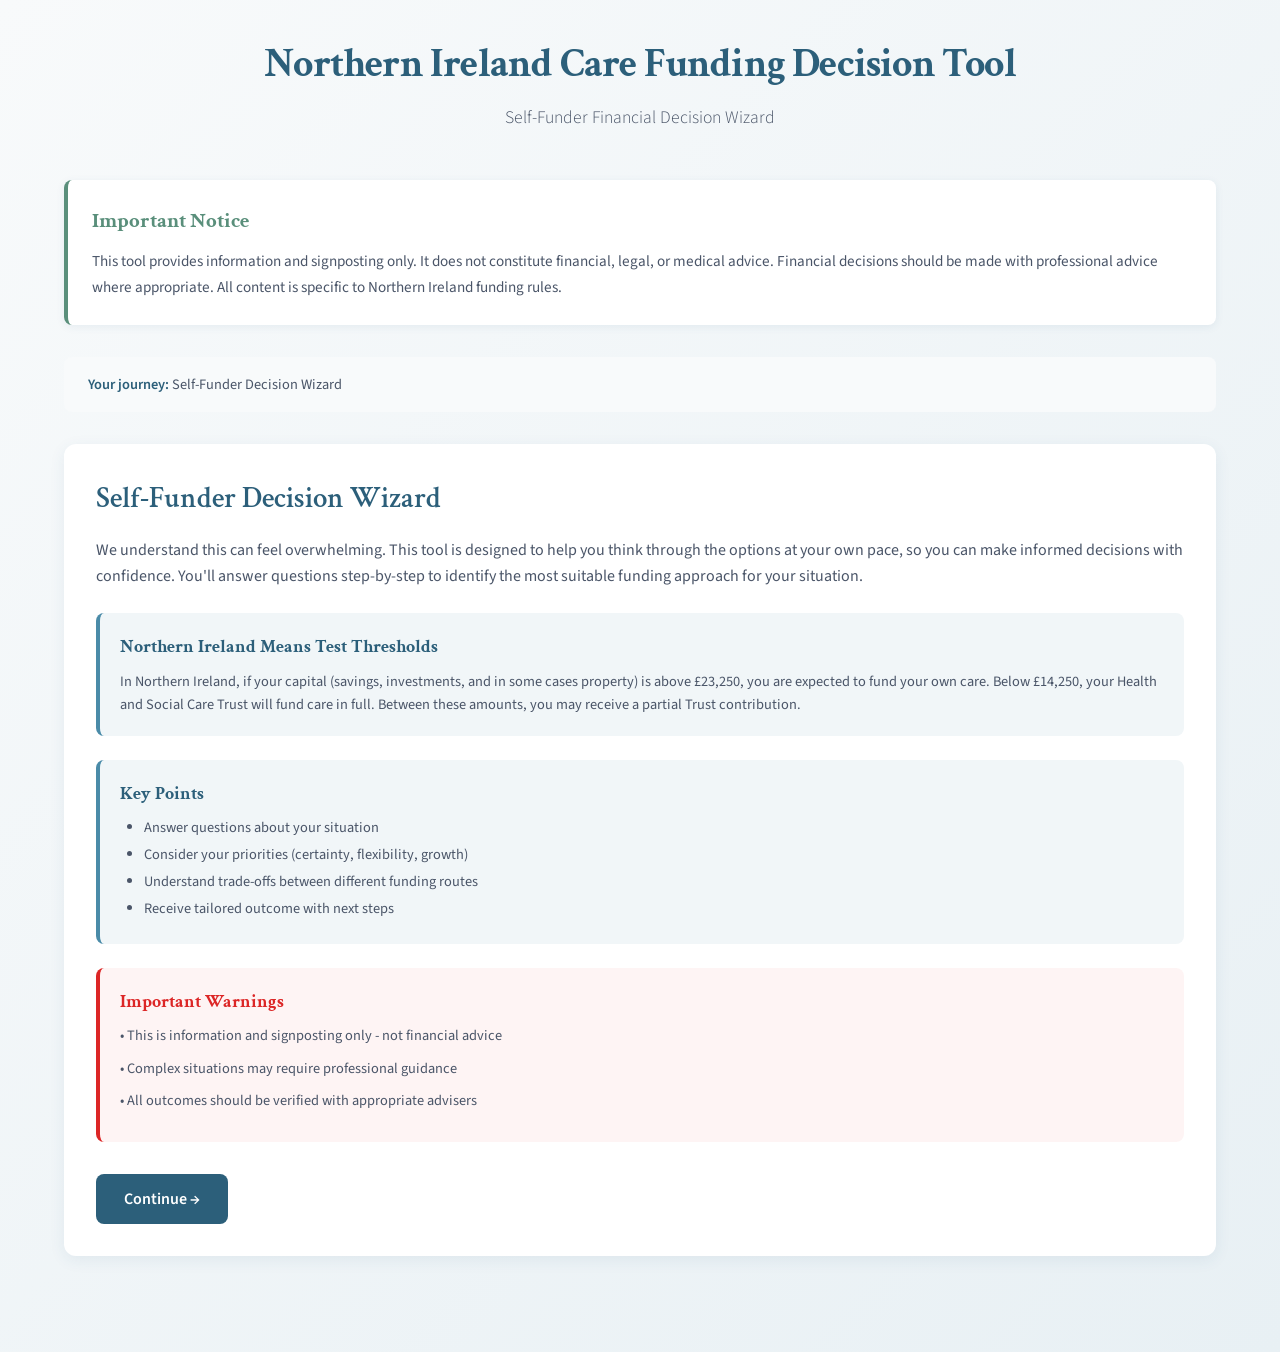
<file: ni-care-funding-wizard.html>
<!DOCTYPE html>
<html lang="en">
<head>
    <meta charset="UTF-8">
    <meta name="viewport" content="width=device-width, initial-scale=1.0">
    <title>Northern Ireland Care Funding Decision Tool</title>
    <link href="https://fonts.googleapis.com/css2?family=Crimson+Text:wght@400;600;700&family=Source+Sans+3:wght@300;400;600&display=swap" rel="stylesheet">
    <style>
        :root {
            --primary: #2c5f7a;
            --primary-light: #4a8ba8;
            --accent: #5a8f7b;
            --accent-light: #7db89e;
            --warning: #d97706;
            --danger: #dc2626;
            --text-dark: #1a2332;
            --text-medium: #4a5568;
            --text-light: #718096;
            --bg-light: #f8fafb;
            --bg-white: #ffffff;
            --border: #e2e8f0;
            --shadow: rgba(44, 95, 122, 0.08);
            --green: #10b981;
            --amber: #f59e0b;
            --red: #ef4444;
        }

        * {
            margin: 0;
            padding: 0;
            box-sizing: border-box;
        }

        body {
            font-family: 'Source Sans 3', sans-serif;
            background: linear-gradient(135deg, #f8fafb 0%, #e8f0f4 100%);
            color: var(--text-dark);
            line-height: 1.6;
            min-height: 100vh;
        }

        .container {
            max-width: 1200px;
            margin: 0 auto;
            padding: 2rem 1.5rem 4rem;
        }

        header {
            text-align: center;
            margin-bottom: 3rem;
            animation: fadeInDown 0.6s ease-out;
        }

        h1 {
            font-family: 'Crimson Text', serif;
            font-size: 2.5rem;
            font-weight: 700;
            color: var(--primary);
            margin-bottom: 0.5rem;
            letter-spacing: -0.02em;
        }

        .subtitle {
            font-size: 1.1rem;
            color: var(--text-medium);
            font-weight: 300;
        }

        .disclaimer {
            background: var(--bg-white);
            border-left: 4px solid var(--accent);
            padding: 1.5rem;
            border-radius: 8px;
            margin-bottom: 2rem;
            box-shadow: 0 2px 8px var(--shadow);
        }

        .disclaimer h3 {
            font-family: 'Crimson Text', serif;
            font-size: 1.3rem;
            color: var(--accent);
            margin-bottom: 0.75rem;
        }

        .disclaimer p {
            font-size: 0.95rem;
            color: var(--text-medium);
            line-height: 1.7;
        }

        .warning-box {
            background: rgba(220, 38, 38, 0.05);
            border-left: 4px solid var(--danger);
            padding: 1.25rem;
            border-radius: 8px;
            margin: 1.5rem 0;
        }

        .warning-box h4 {
            font-family: 'Crimson Text', serif;
            color: var(--danger);
            font-size: 1.1rem;
            margin-bottom: 0.5rem;
        }

        .warning-box p {
            font-size: 0.9rem;
            color: var(--text-medium);
            line-height: 1.7;
        }

        .info-box {
            background: rgba(74, 139, 168, 0.08);
            border-left: 4px solid var(--primary-light);
            padding: 1.25rem;
            border-radius: 8px;
            margin: 1.5rem 0;
        }

        .info-box h4 {
            font-family: 'Crimson Text', serif;
            color: var(--primary);
            font-size: 1.1rem;
            margin-bottom: 0.5rem;
        }

        .info-box p, .info-box ul {
            font-size: 0.9rem;
            color: var(--text-medium);
        }

        .info-box ul {
            margin-top: 0.5rem;
            padding-left: 1.5rem;
        }

        .card {
            background: var(--bg-white);
            border-radius: 12px;
            padding: 2rem;
            box-shadow: 0 4px 16px var(--shadow);
            margin-bottom: 2rem;
        }

        .section-title {
            font-family: 'Crimson Text', serif;
            font-size: 1.8rem;
            font-weight: 600;
            color: var(--primary);
            margin-bottom: 1rem;
        }

        .section-subtitle {
            color: var(--text-medium);
            margin-bottom: 1.5rem;
            font-size: 1rem;
        }

        .decision-question {
            font-family: 'Crimson Text', serif;
            font-size: 1.5rem;
            font-weight: 600;
            color: var(--primary);
            margin-bottom: 1.5rem;
            line-height: 1.4;
        }

        .radio-option {
            display: flex;
            align-items: center;
            padding: 1rem;
            border: 2px solid var(--border);
            border-radius: 8px;
            cursor: pointer;
            transition: all 0.2s ease;
            margin-bottom: 0.75rem;
        }

        .radio-option:hover {
            border-color: var(--primary-light);
            background: var(--bg-light);
        }

        .radio-option.selected {
            border-color: var(--primary);
            background: rgba(44, 95, 122, 0.05);
        }

        .radio-option input {
            margin-right: 0.75rem;
            cursor: pointer;
        }

        .btn {
            padding: 0.875rem 1.75rem;
            font-size: 1rem;
            font-family: 'Source Sans 3', sans-serif;
            font-weight: 600;
            border: none;
            border-radius: 8px;
            cursor: pointer;
            transition: all 0.3s ease;
        }

        .btn-primary {
            background: var(--primary);
            color: white;
        }

        .btn-primary:hover {
            background: var(--primary-light);
            transform: translateY(-2px);
            box-shadow: 0 4px 12px rgba(44, 95, 122, 0.3);
        }

        .btn-secondary {
            background: var(--bg-light);
            color: var(--text-dark);
            border: 2px solid var(--border);
        }

        .btn-secondary:hover {
            background: var(--text-medium);
            color: white;
        }

        .button-group {
            display: flex;
            gap: 1rem;
            margin-top: 2rem;
            flex-wrap: wrap;
        }

        .outcome-card {
            background: linear-gradient(135deg, var(--primary) 0%, var(--primary-light) 100%);
            color: white;
            border-radius: 12px;
            padding: 2rem;
            margin-top: 1.5rem;
        }

        .outcome-card h3 {
            font-family: 'Crimson Text', serif;
            font-size: 1.8rem;
            margin-bottom: 1rem;
        }

        .outcome-content {
            background: rgba(255, 255, 255, 0.1);
            border-radius: 8px;
            padding: 1.5rem;
            backdrop-filter: blur(10px);
        }

        .outcome-content h4 {
            font-size: 1.1rem;
            margin-bottom: 0.75rem;
            font-weight: 600;
        }

        .outcome-content ul {
            list-style: none;
            padding: 0;
        }

        .outcome-content li {
            padding: 0.4rem 0;
            padding-left: 1.5rem;
            position: relative;
        }

        .outcome-content li::before {
            content: "→";
            position: absolute;
            left: 0;
            font-weight: bold;
        }

        .journey-path {
            background: rgba(255, 255, 255, 0.15);
            border-radius: 8px;
            padding: 1rem;
            margin-top: 1rem;
            font-size: 0.9rem;
        }

        .journey-path h5 {
            margin-bottom: 0.5rem;
            font-weight: 600;
        }

        .choice-cards {
            display: grid;
            grid-template-columns: 1fr 1fr;
            gap: 1.5rem;
            margin-top: 2rem;
        }

        .choice-card {
            background: var(--bg-white);
            border: 2px solid var(--primary);
            border-radius: 12px;
            padding: 1.5rem;
            cursor: pointer;
            transition: all 0.3s ease;
        }

        .choice-card:hover {
            transform: translateY(-4px);
            box-shadow: 0 8px 24px rgba(44, 95, 122, 0.2);
            border-color: var(--primary-light);
        }

        .choice-card h3 {
            font-family: 'Crimson Text', serif;
            color: var(--primary);
            font-size: 1.4rem;
            margin-bottom: 0.75rem;
        }

        .choice-card p {
            color: var(--text-medium);
            font-size: 0.95rem;
            line-height: 1.6;
        }

        .breadcrumb {
            background: var(--bg-light);
            padding: 1rem 1.5rem;
            border-radius: 8px;
            margin-bottom: 2rem;
            font-size: 0.9rem;
            color: var(--text-medium);
        }

        .breadcrumb span {
            color: var(--primary);
            font-weight: 600;
        }

        .context-note {
            background: rgba(90, 143, 123, 0.08);
            border-left: 4px solid var(--accent);
            padding: 1rem;
            border-radius: 6px;
            margin: 1rem 0;
            font-size: 0.9rem;
            color: var(--text-medium);
        }

        .progress-bar {
            background: var(--border);
            border-radius: 4px;
            height: 6px;
            margin-bottom: 1.5rem;
            overflow: hidden;
        }

        .progress-bar-fill {
            background: linear-gradient(90deg, var(--accent) 0%, var(--primary-light) 100%);
            height: 100%;
            border-radius: 4px;
            transition: width 0.4s ease;
        }

        .progress-text {
            font-size: 0.85rem;
            color: var(--text-light);
            margin-bottom: 0.5rem;
        }

        @keyframes fadeIn {
            from { opacity: 0; }
            to { opacity: 1; }
        }

        @keyframes fadeInDown {
            from {
                opacity: 0;
                transform: translateY(-20px);
            }
            to {
                opacity: 1;
                transform: translateY(0);
            }
        }

        @media (max-width: 768px) {
            h1 { font-size: 2rem; }
            .section-title { font-size: 1.5rem; }
            .choice-cards { grid-template-columns: 1fr; }
            .decision-question { font-size: 1.3rem; }
        }
    </style>
    <link rel="stylesheet" href="styles.css">
</head>
<body>
    <div class="container">
        <header>
            <h1>Northern Ireland Care Funding Decision Tool</h1>
            <p class="subtitle">Self-Funder Financial Decision Wizard</p>
        </header>

        <div class="disclaimer">
            <h3>Important Notice</h3>
            <p>This tool provides information and signposting only. It does not constitute financial, legal, or medical advice. Financial decisions should be made with professional advice where appropriate. All content is specific to Northern Ireland funding rules.</p>
        </div>

        <div id="progressBar" style="display: none;">
            <div class="progress-text" id="progressText"></div>
            <div class="progress-bar"><div class="progress-bar-fill" id="progressFill"></div></div>
        </div>

        <div id="breadcrumb" class="breadcrumb" style="display: none;">
            <!-- Breadcrumb will be inserted here -->
        </div>

        <div id="appContainer">
            <!-- Content will be dynamically inserted here -->
        </div>
    </div>

    <script src="figures.js"></script>
    <script>
        // Decision tree state
        const wizardState = {
            path: [],
            decisions: {},
            currentNode: 'start'
        };

        // Self-funder decision tree (from your flowchart)
        // Enhanced Self-funder decision tree with fixes for identified issues
        const decisionTree = {
            start: {
                type: 'info',
                title: 'Self-Funder Decision Wizard',
                message: 'We understand this can feel overwhelming. This tool is designed to help you think through the options at your own pace, so you can make informed decisions with confidence. You\'ll answer questions step-by-step to identify the most suitable funding approach for your situation.',
                niNote: `In Northern Ireland, if your capital (savings, investments, and in some cases property) is above ${CARE_FIGURES.upperCapitalLimit}, you are expected to fund your own care. Below ${CARE_FIGURES.lowerCapitalLimit}, your Health and Social Care Trust will fund care in full. Between these amounts, you may receive a partial Trust contribution.`,
                nextSteps: [
                    'Answer questions about your situation',
                    'Consider your priorities (certainty, flexibility, growth)',
                    'Understand trade-offs between different funding routes',
                    'Receive tailored outcome with next steps'
                ],
                warnings: [
                    'This is information and signposting only - not financial advice',
                    'Complex situations may require professional guidance',
                    'All outcomes should be verified with appropriate advisers'
                ],
                next: 'checkCHC'
            },

            checkCHC: {
                type: 'question',
                question: 'Is Continuing Healthcare (CHC) still being checked or appealed?',
                context: 'In Northern Ireland, Continuing Healthcare eligibility is determined by your HSC Trust using a single question: "Can your care needs be properly met in any other setting than a hospital?" If the answer is no, your care may be fully funded by the health service. Eligibility is narrow, but it is still worth pursuing while planning self-funding.',
                options: [
                    { text: 'Yes, CHC is being checked or appealed', next: 'chcInProgress', decision: 'chc_active' },
                    { text: 'No, CHC not applicable or already declined', next: 'careSetting', decision: 'chc_not_active' }
                ]
            },

            chcInProgress: {
                type: 'info',
                title: 'Continue CHC Process',
                message: 'Important: Continue pursuing the CHC assessment or appeal process while making self-funding plans. If successful, CHC would eliminate care charges entirely.',
                nextSteps: [
                    'Proceed with self-funding planning below',
                    'Keep CHC assessment/appeal active in parallel',
                    'Document all medical evidence',
                    'Understand appeals timelines'
                ],
                next: 'careSetting'
            },

            careSetting: {
                type: 'question',
                question: 'What is the care setting?',
                options: [
                    { text: 'Care at home', next: 'homeCareAge', decision: 'care_at_home' },
                    { text: 'Residential or nursing home', next: 'checkProperty', decision: 'care_home' }
                ]
            },

            homeCareAge: {
                type: 'question',
                question: 'Is the person aged 55 or over and living in their own home?',
                context: 'Age and home ownership affect which funding options are available (e.g., equity release requires 55+ and home ownership).',
                options: [
                    { text: 'Yes, 55+ and living in own home', next: 'homeCareOptions', decision: 'eligible_equity_release' },
                    { text: 'No', next: 'homeCareStandard', decision: 'not_eligible_equity_release' }
                ]
            },

            homeCareOptions: {
                type: 'info',
                title: 'Home Care Funding Options Available',
                message: 'Multiple funding sources can be used for care at home:',
                nextSteps: [
                    `Attendance Allowance (${CARE_FIGURES.attendanceAllowanceLower} or ${CARE_FIGURES.attendanceAllowanceHigher} per week, not means-tested) — claim this first as it applies to most people receiving care`,
                    'Income from pensions, investments, rental property',
                    'Savings and accessible funds',
                    'Investments with planned withdrawals',
                    'Equity release (lifetime mortgage) - releases property value while staying at home',
                    'Family contributions',
                    'Direct Payments — if assessed by your Trust, you can receive payments to arrange your own care'
                ],
                warnings: [
                    'Your HSC Trust charges for domiciliary care based on a financial assessment (means test) of your income and capital',
                    'Equity release involves compound interest and reduces inheritance significantly',
                    'Independent financial advice required for equity release',
                    'Consider all other options before equity release'
                ],
                next: 'mainPriority'
            },

            homeCareStandard: {
                type: 'info',
                title: 'Home Care Funding Options',
                message: 'Available funding sources for your situation:',
                nextSteps: [
                    `Attendance Allowance (${CARE_FIGURES.attendanceAllowanceLower} or ${CARE_FIGURES.attendanceAllowanceHigher} per week, not means-tested) — claim this first`,
                    'Income from pensions and investments',
                    'Savings and accessible funds',
                    'Investment portfolios with withdrawals',
                    'Family support and contributions',
                    'Direct Payments — if assessed by your Trust, you can receive payments to arrange your own care'
                ],
                warnings: [
                    'Your HSC Trust charges for domiciliary care based on a financial assessment of your income and capital'
                ],
                next: 'mainPriority'
            },

            checkProperty: {
                type: 'question',
                question: 'Is there a property that may fund care?',
                context: 'Property is often the largest asset. Understanding your options around the property is critical.',
                options: [
                    { text: 'Yes, there is a property', next: 'spouseCheck', decision: 'has_property' },
                    { text: 'No property available', next: 'noPropertyRoute', decision: 'no_property' }
                ]
            },

            spouseCheck: {
                type: 'question',
                question: 'Does a spouse, partner, or dependent relative still live in the property?',
                context: 'If a spouse, partner, or dependent relative (such as someone over 60 or who is incapacitated) still lives in the property, it is fully disregarded in the means test — the Trust cannot include its value when assessing your finances.',
                options: [
                    { text: 'Yes — someone still lives there', next: 'spouseInProperty', decision: 'spouse_in_property' },
                    { text: 'No — the property is empty', next: 'propertyPlan', decision: 'property_empty' }
                ]
            },

            spouseInProperty: {
                type: 'info',
                title: 'Property Disregarded — Spouse/Partner/Dependent in Residence',
                message: 'Because a spouse, partner, or dependent relative still lives in the property, its value is fully disregarded in the financial assessment. The Trust cannot count it as capital.',
                nextSteps: [
                    'The property value will NOT be included in the means test',
                    'Care fees will be assessed based on other capital and income only',
                    'This disregard applies for as long as the qualifying person remains in the property',
                    'If circumstances change (e.g. the spouse also moves to care), the property may then be considered'
                ],
                next: 'noPropertyRoute'
            },

            propertyPlan: {
                type: 'question',
                question: 'What is the plan for the property?',
                context: 'This is a major decision with long-term implications. Consider all factors carefully.',
                options: [
                    { text: 'Sell the property soon', next: 'propertySaleRoute', decision: 'property_sell' },
                    { text: 'Rent out the property', next: 'propertyRentRoute', decision: 'property_rent' },
                    { text: 'Retain property without renting (for now)', next: 'propertyRetainRoute', decision: 'property_retain' }
                ]
            },

            propertySaleRoute: {
                type: 'info',
                title: 'Property Sale Strategy',
                message: 'Selling the property will release funds to pay for care. After the sale, you\'ll need to decide how to use the proceeds.',
                nextSteps: [
                    'Allow time for proper sale (don\'t rush - market timing matters)',
                    'Request the 12-week property disregard from your Trust IN WRITING — during this period, the property value is ignored and the Trust should contribute to fees, giving you time to sell without pressure',
                    'Seek legal advice on conveyancing and any tax implications',
                    'Property sale typically takes 8-16 weeks from listing to completion'
                ],
                warnings: [
                    'This is a permanent decision, so it\'s worth taking time to be sure it\'s the right one',
                    'Family may have emotional attachment - discuss beforehand',
                    'Market conditions significantly affect sale price',
                    'Consider capital gains tax (though main residence relief usually applies)'
                ],
                next: 'afterPropertySaleOptions'
            },

            afterPropertySaleOptions: {
                type: 'info',
                title: 'Using Your Property Sale Proceeds - All Options',
                message: 'Once your property is sold, you\'ll have a lump sum. There are several ways to use this to fund care, each with different trade-offs:',
                nextSteps: [
                    'OPTION 1 - Keep in Cash: Simple and accessible. Good for: short-term certainty, don\'t want investment risk. Drawback: No growth, inflation erodes value, longevity risk',
                    'OPTION 2 - Invest and Draw Down: Potential growth to offset inflation. Good for: longer-term need, can tolerate volatility. Drawback: Market risk, requires management, sequencing risk',
                    'OPTION 3 - Buy Guaranteed Income (ICP): Lifetime income certainty. Good for: longevity risk concern, want peace of mind. Drawback: Irreversible, lose flexibility, early death risk',
                    'OPTION 4 - Mixed Approach: Combine methods (e.g., ICP for base fees + cash for extras). Good for: balance certainty and flexibility. Drawback: More complex to manage'
                ],
                warnings: [
                    'You don\'t have to decide immediately - can keep in cash while you consider options',
                    'Each approach has different tax implications',
                    'Professional financial advice recommended for large sums',
                    'Ensure any adviser you use is regulated by the FCA and transparent about how they are paid'
                ],
                next: 'mainPriority'
            },

            propertyRentRoute: {
                type: 'info',
                title: 'Rental Income Strategy',
                message: 'Renting the property can provide ongoing income for care fees while preserving the asset.',
                nextSteps: [
                    'Rental income can contribute to care fees',
                    'Use professional letting agent (typically 10-15% fees)',
                    'Property remains in estate for inheritance'
                ],
                warnings: [
                    'Landlord responsibilities: maintenance, safety certificates, repairs',
                    'Void periods with no rental income',
                    'Tenant issues and potential property damage',
                    'Rental income is taxable',
                    'May need to sell later if rental income insufficient'
                ],
                next: 'mainPriority'
            },

            propertyRetainRoute: {
                type: 'info',
                title: 'Property Retained (No Rental)',
                message: 'Property is kept but not generating income. Care fees must be met from other assets.',
                nextSteps: [
                    'Use income and capital from other sources',
                    'Property decision can be revisited later',
                    'Monitor fee costs against available funds'
                ],
                warnings: [
                    'Property costs continue (insurance, maintenance)',
                    'No income generated from property',
                    'May need to sell or rent if capital depletes'
                ],
                next: 'mainPriority'
            },

            noPropertyRoute: {
                type: 'info',
                title: 'No Property - Income and Savings Route',
                message: 'Care fees will be met from income and available funds (savings, investments, pensions).',
                nextSteps: [
                    `Attendance Allowance (${CARE_FIGURES.attendanceAllowanceLower} or ${CARE_FIGURES.attendanceAllowanceHigher} per week, not means-tested) — available to self-funders and should be claimed`,
                    'Use combination of pension income, investment income, and savings withdrawals',
                    'Monitor drawdown rate carefully',
                    'Consider longevity risk - funds may need to last many years'
                ],
                next: 'mainPriority'
            },

            mainPriority: {
                type: 'question',
                question: 'What is the main priority for funding care?',
                context: 'Different priorities lead to different funding strategies. Choose what matters most.',
                options: [
                    { text: 'Certainty and peace of mind - know costs are covered for life', next: 'certaintyPath', decision: 'priority_certainty' },
                    { text: 'Flexibility and simplicity - keep things straightforward', next: 'flexibilityPath', decision: 'priority_flexibility' },
                    { text: 'Potential growth and estate preservation - protect inheritance', next: 'growthPath', decision: 'priority_growth' }
                ]
            },

            certaintyPath: {
                type: 'question',
                question: 'After using regular income (pensions, etc.), is there still a shortfall in care fees?',
                context: 'Understanding if you have a fee shortfall helps determine if products like Immediate Care Plans might be suitable.',
                options: [
                    { text: 'Yes, there is a fee shortfall', next: 'explainICP', decision: 'fee_shortfall' },
                    { text: 'No, income covers most fees', next: 'incomeCoversRoute', decision: 'income_sufficient' }
                ]
            },

            explainICP: {
                type: 'info',
                title: 'Understanding Immediate Care Plans (ICPs)',
                message: 'Before deciding on options, let\'s first understand what an Immediate Care Plan actually is and how it works.',
                nextSteps: [
                    'What it is: An insurance product that converts a lump sum into guaranteed lifetime income',
                    'How it works: You pay a one-off premium (typically £100,000-£300,000 depending on age, health, care costs)',
                    'What you get: The insurer pays guaranteed income directly to your care provider for as long as you live',
                    'Main benefit: Eliminates longevity risk - you won\'t run out of money even if you live 20+ years',
                    'Escalation: Income typically increases each year (3% fixed, 5% fixed, or RPI-linked)',
                    'Underwriting: Premium based on your age, health condition (worse health = lower premium), and care costs',
                    'Irreversible: Once set up, you cannot cancel or get your money back'
                ],
                warnings: [
                    'The plan is designed for long-term care — if the person passes away within the first 2-3 years, much of the premium will not have been recovered (unless capital protection is added)',
                    'Not everyone qualifies - very poor health or terminal conditions may not be accepted',
                    'Income may not keep pace with actual fee increases if you choose low escalation',
                    'Ties up capital - you cannot access it for other needs once purchased',
                    'Shop around essential - quotes vary significantly between providers (can differ by £30k+ on same situation)'
                ],
                next: 'icpVsAlternatives'
            },

            icpVsAlternatives: {
                type: 'info',
                title: 'ICP vs Keeping Your Savings - Key Comparison',
                message: 'ICPs provide certainty but remove flexibility. Here\'s how they compare to keeping your savings and drawing down:',
                nextSteps: [
                    'ICP APPROACH: Pay lump sum → Get guaranteed income for life → Peace of mind but irreversible',
                    'CAPITAL DRAWDOWN: Keep money invested/in cash → Withdraw as needed → Flexible but longevity risk',
                    'HYBRID APPROACH: Use ICP for base fees only → Keep rest liquid → Balance of certainty and flexibility'
                ],
                warnings: [
                    'ICP suits you if: Longevity risk is main concern, want certainty, don\'t need capital for other purposes, comfortable locking in decision',
                    'Capital drawdown suits you if: Want flexibility, may need capital for spouse/emergencies, comfortable with uncertainty, expect shorter care duration',
                    'Hybrid suits you if: Want certainty for essentials but keep some flexibility for extras, unsure of future needs',
                    'There is NO universally "best" option - depends entirely on your priorities and circumstances',
                    'Financial advice is strongly recommended before committing to ICP'
                ],
                next: 'chooseICPorNot'
            },

            chooseICPorNot: {
                type: 'question',
                question: 'Based on this comparison, which approach best matches your priorities?',
                context: 'Be honest about what matters most - there\'s no wrong answer, just different trade-offs.',
                options: [
                    { text: 'ICP route - certainty is my priority', next: 'icpOption', decision: 'choose_icp' },
                    { text: 'Keep capital and draw down - I prefer flexibility', next: 'flexibilityPath', decision: 'prefer_drawdown' },
                    { text: 'Hybrid approach - mix of both', next: 'hybridOutcome', decision: 'choose_hybrid' }
                ]
            },

            hybridOutcome: {
                type: 'outcome',
                title: 'Hybrid Funding Strategy',
                summary: 'Combination of guaranteed income (ICP) and flexible capital',
                details: [
                    'Use ICP to cover BASE care home fees with escalation (e.g., £800/week escalating at 3%)',
                    'Keep remaining capital in cash/investments for fee increases above ICP, extras, contingencies',
                    'Provides guaranteed coverage of essentials while maintaining access to capital',
                    'Reduces total ICP premium needed (only covering base, not full potential costs)',
                    'Capital remains available for spouse, emergencies, or eventual inheritance'
                ],
                considerations: [
                    'Decide proportion: e.g., ICP for £800/week, keep £100k liquid for extras',
                    'ICP should have escalation to keep pace with fee inflation',
                    'Monitor savings drawdown rate - may eventually need full ICP or property sale',
                    'More complex to set up than single approach',
                    'Requires ongoing management and annual review',
                    'Financial advice essential for structuring this correctly'
                ],
                warnings: [
                    'ICP portion is still irreversible once purchased',
                    'Need clear plan for savings longevity',
                    'If savings run out, you may face difficult decisions later'
                ]
            },

            icpOption: {
                type: 'question',
                question: 'Do you want capital protection on the Immediate Care Plan?',
                context: 'Capital protection returns some of the premium to your estate if you die early, but this significantly reduces the income you receive each month.',
                options: [
                    { text: 'Yes, include capital protection', next: 'icpWithProtection', decision: 'icp_with_protection' },
                    { text: 'No capital protection - maximize income', next: 'icpWithoutProtection', decision: 'icp_no_protection' }
                ]
            },

            icpWithProtection: {
                type: 'outcome',
                title: 'Immediate Care Plan with Capital Protection',
                summary: 'Guaranteed lifetime income route with inheritance protection',
                details: [
                    'ICP provides guaranteed income to care provider for life',
                    'Capital protection returns funds to estate if early death',
                    'Income level will be lower due to capital protection',
                    'Eliminates longevity risk',
                    'Remaining assets managed for flexibility and contingencies'
                ],
                considerations: [
                    'Get quotes from multiple ICP providers',
                    'Understand escalation options (typically 3% or 5% annual increase)',
                    'Medical underwriting required',
                    'Independent financial advice essential',
                    'Compare against keeping savings invested'
                ],
                warnings: [
                    'Irreversible decision once set up',
                    'Income may not keep pace with fee increases',
                    'Capital protection significantly reduces income'
                ]
            },

            icpWithoutProtection: {
                type: 'outcome',
                title: 'Immediate Care Plan without Capital Protection',
                summary: 'Maximum guaranteed lifetime income - higher income, higher early death risk',
                details: [
                    'ICP provides maximum guaranteed income for life',
                    'No capital returned if early death',
                    'Eliminates longevity risk completely',
                    'Peace of mind that fees are covered',
                    'Remaining assets available for extras and flexibility'
                ],
                considerations: [
                    'Compare quotes from multiple providers',
                    'Choose escalation carefully (fixed % vs RPI)',
                    'Medical underwriting affects premium',
                    'Financial advice required',
                    'Emotional value of certainty vs cost'
                ],
                warnings: [
                    'If the person passes away in the first few years, the premium will not have been fully recovered',
                    'Irreversible decision',
                    'Escalation may not match actual fee increases'
                ]
            },

            incomeCoversRoute: {
                type: 'outcome',
                title: 'Income-Led Funding Route',
                summary: 'Regular income covers most care costs',
                details: [
                    'Pension income, investment income, or rental income covers fees',
                    'Capital preserved for contingencies',
                    'Simple automatic payment structure',
                    'Capital available for fee increases or higher needs'
                ],
                considerations: [
                    'Monitor income vs fees annually',
                    'Keep contingency fund for shortfalls',
                    'Fee inflation may outpace income growth',
                    'Review if income reduces (e.g., spouse death affects pension)'
                ],
                warnings: [
                    'Care needs may increase requiring higher fees',
                    'Income may reduce over time',
                    'Keep reserve capital for emergencies'
                ]
            },

            flexibilityPath: {
                type: 'question',
                question: 'Is there sufficient liquid cash (or easily accessible savings) to cover fees for 12-24 months?',
                context: 'Cash provides simplicity and immediate access, ideal for shorter-term or uncertain timeframes.',
                options: [
                    { text: 'Yes, 12-24 months cash available', next: 'cashRoute', decision: 'cash_available' },
                    { text: 'No, need to create liquidity', next: 'liquidityRoute', decision: 'need_liquidity' }
                ]
            },

            cashRoute: {
                type: 'outcome',
                title: 'Cash-Led Funding Route',
                summary: 'Use cash initially with ongoing monitoring',
                details: [
                    'Pay fees from liquid cash reserves',
                    'Simple, straightforward approach',
                    'No investment risk or market volatility',
                    'Review drawdown rate regularly'
                ],
                considerations: [
                    'Monitor how long cash will last at current fee levels',
                    'Keep 12-24 months fees accessible at all times',
                    'Plan transition to other funding when cash depletes',
                    'Consider fee inflation in projections'
                ],
                warnings: [
                    'Longevity risk - may outlive cash reserves',
                    'No growth on cash - inflation erodes value',
                    'Need backup plan when cash runs low'
                ]
            },

            liquidityRoute: {
                type: 'outcome',
                title: 'Creating Liquidity - Your Options Explained',
                summary: 'Several practical ways to increase accessible capital for care fees',
                details: [
                    'If you have already made a property decision earlier in this journey, the options below focus on additional ways to create liquidity alongside that',
                    'Sell illiquid investments: Convert stocks, bonds, or investment properties to cash',
                    'Pension drawdown: Access pension pot if age permits (but understand notional income rules)',
                    'Family support: Temporary family loans or gifts (document clearly to avoid deprivation issues)',
                    'Restructure portfolios: Move from illiquid to liquid investments'
                ],
                considerations: [
                    'Property rental: Generates ongoing income but involves landlord duties, void periods, maintenance, and tax',
                    'Selling investments: Consider market timing - selling in downturn crystallizes losses',
                    'Pension access: Usually available from age 55, but deliberate non-withdrawal may trigger notional income',
                    'Tax implications: Each option has different tax treatment - capital gains, income tax, etc.',
                    'Timeframes: Some options (property sale/rental) take months; others (selling shares) days/weeks',
                    'Document everything: Keep clear records of reasons for transactions to defend against deprivation challenges'
                ],
                warnings: [
                    'Deliberate Deprivation Risk: Transferring or giving away assets to reduce capital may be challenged by the Trust',
                    'Pension withdrawals: UK guidance suggests deliberate failure to take income may result in notional income attribution',
                    'Some restructuring has costs: Selling investments may involve fees, early withdrawal penalties, or tax',
                    'Don\'t rush: Make informed decisions rather than panic selling at poor prices'
                ]
            },

            growthPath: {
                type: 'question',
                question: 'Can the family tolerate market ups and downs?',
                context: 'Keeping funds invested offers growth potential but involves volatility and timing risk.',
                options: [
                    { text: 'Yes, can tolerate market volatility', next: 'investmentRoute', decision: 'tolerate_volatility' },
                    { text: 'No, prefer stability', next: 'stableRoute', decision: 'prefer_stability' }
                ]
            },

            investmentRoute: {
                type: 'outcome',
                title: 'Investment-Led Funding Route',
                summary: 'Diversified investments with planned withdrawals',
                details: [
                    'Keep assets invested while taking regular withdrawals',
                    'Potential for growth to offset fee inflation',
                    'Can help preserve capital for longer',
                    'Requires ongoing management and review'
                ],
                considerations: [
                    'Set up systematic withdrawal plan',
                    'Keep 12 months fees in cash buffer',
                    'Review asset allocation for appropriate risk',
                    'Monitor sequencing risk — the danger that having to withdraw funds during a market downturn permanently reduces your pot',
                    'Professional investment advice recommended'
                ],
                warnings: [
                    'Market downturns can accelerate the depletion of your capital when combined with regular withdrawals (sometimes called pound cost ravaging)',
                    'May need to sell at bad times',
                    'Requires active management',
                    'Volatility creates uncertainty'
                ]
            },

            stableRoute: {
                type: 'outcome',
                title: 'Stability-Focused Route',
                summary: 'Cash or guaranteed income approach for peace of mind',
                details: [
                    'Prefer certainty over growth potential',
                    'Use cash reserves or guaranteed income products',
                    'Minimize market exposure and volatility',
                    'Accept lower growth in exchange for stability'
                ],
                considerations: [
                    'Consider Immediate Care Plan for guaranteed income',
                    'Use cash for fees with minimal investment risk',
                    'Accept inflation will erode purchasing power',
                    'May need to adjust if fees rise significantly'
                ],
                warnings: [
                    'Low/no growth means capital depletes faster',
                    'Fee inflation reduces real value over time',
                    'May run out sooner than investment approach'
                ]
            }
        };

        // Additional critical checks (from flowchart)
        const criticalChecks = {
            epa: {
                question: 'Is an Enduring Power of Attorney (EPA) in place?',
                info: 'Northern Ireland uses Enduring Powers of Attorney (EPA), not the Lasting Powers of Attorney (LPA) used in England and Wales. An EPA allows a trusted person to manage financial affairs if the person loses mental capacity. NI does not have a separate health and welfare power of attorney.',
                action: 'If no EPA is in place, seek legal advice urgently — an EPA can only be set up while the person still has mental capacity'
            },
            deliberateDeprivation: {
                question: 'Have there been any gifts, transfers, or restructuring of assets to reduce capital?',
                warning: 'Deliberate deprivation is a serious issue. Any transactions specifically intended to reduce assets and qualify for Trust support may be challenged. The Trust can treat you as still having those assets (notional capital).',
                advice: 'Document all transactions with clear reasons and timing. Seek legal advice before proceeding.'
            },
            nursingPayment: {
                question: 'For nursing home self-funders in Northern Ireland: Have you checked eligibility for HPSS nursing care payment?',
                info: /* FIGURE: keep in sync with figures.js CARE_FIGURES.nursingCarePayment */ 'If you are self-funding in a NURSING home (not residential) and assessed as needing nursing care, you may receive the HPSS nursing care payment of £100 per week, paid directly to the home. For up-to-date information, see <a href="https://www.nidirect.gov.uk/articles/paying-your-residential-care-or-nursing-home-fees" target="_blank" style="color: var(--primary);">nidirect.gov.uk</a>.',
                action: 'Request nursing care needs assessment from the Trust'
            },
            pensionDrawdown: {
                question: 'Does the person have a pension in drawdown?',
                warning: 'NI Health and Social Care Trusts may attribute notional income from pensions that could reasonably be drawn. If the person is deliberately choosing not to take available pension income, the Trust may treat that income as if it were being received when calculating care contributions.',
                advice: 'Seek financial and legal advice before making pension withdrawal decisions'
            },
            transition: {
                question: 'Planning for when capital runs low',
                info: /* FIGURE: keep in sync with figures.js CARE_FIGURES.upperCapitalLimit */ 'If you are self-funding, your capital will reduce over time. When it approaches £23,250, you should contact your HSC Trust to request a financial assessment for Trust-funded care. It is wise to start this process early (around £25,000–£30,000) as assessments take time. Be aware that the Trust may not fund the same home at the same rate — the Trust has a standard rate and any difference may need to be met by a third-party top-up.',
                action: `Contact your HSC Trust well before capital drops to ${CARE_FIGURES.upperCapitalLimit} to begin the financial assessment process`
            },
            topUps: {
                question: 'Understanding third-party top-up payments',
                info: 'If the person transitions to Trust-funded care and the chosen care home charges more than the Trust\'s standard rate, a third party (usually a family member) can agree to pay the difference as a top-up. The resident themselves cannot pay the top-up. This arrangement is made formally with the Trust.',
                action: 'If a top-up may be needed, discuss affordability and sustainability with the family before committing'
            },
            trusts: {
                question: 'Family financial arrangements and trust structures',
                info: 'For families with larger estates or complex circumstances, structures such as bare trusts, discretionary trusts, or family loan arrangements may help manage care funding. These are complex and must be set up correctly to avoid deliberate deprivation challenges.',
                action: 'Seek specialist legal and financial advice before using trust structures for care funding'
            }
        };

        // Render functions
        function renderBreadcrumb() {
            const breadcrumb = document.getElementById('breadcrumb');
            if (wizardState.path.length === 0) {
                breadcrumb.style.display = 'none';
                return;
            }
            breadcrumb.style.display = 'block';
            const labels = wizardState.path.map(p => {
                const node = decisionTree[p];
                // Use short labels
                if (node.title) return node.title.length > 30 ? node.title.substring(0, 27) + '...' : node.title;
                if (node.question) return node.question.length > 30 ? node.question.substring(0, 27) + '...' : node.question;
                return p;
            });
            // Show only last 3 items
            const display = labels.length > 3 ? ['...', ...labels.slice(-3)] : labels;
            breadcrumb.innerHTML = `<span>Your journey:</span> ${display.join(' → ')}`;
        }

        function updateProgress() {
            const bar = document.getElementById('progressBar');
            const fill = document.getElementById('progressFill');
            const text = document.getElementById('progressText');
            const depth = wizardState.path.length;
            const currentNode = decisionTree[wizardState.currentNode];

            if (depth <= 1) {
                bar.style.display = 'none';
                return;
            }

            bar.style.display = 'block';
            // Estimate total steps (most paths are 5-8 steps)
            const estimatedTotal = currentNode.type === 'outcome' ? depth : Math.max(depth + 2, 7);
            const pct = Math.min(Math.round((depth / estimatedTotal) * 100), 100);
            fill.style.width = pct + '%';
            text.textContent = currentNode.type === 'outcome' ? 'Assessment complete' : `Step ${depth} of approximately ${estimatedTotal}`;
        }

        function renderNode(nodeId) {
            wizardState.currentNode = nodeId;
            wizardState.path.push(nodeId);
            renderBreadcrumb();

            const node = decisionTree[nodeId];
            const container = document.getElementById('appContainer');

            if (node.type === 'choice') {
                renderChoiceNode(node, container);
            } else if (node.type === 'question') {
                renderQuestionNode(node, container);
            } else if (node.type === 'info') {
                renderInfoNode(node, container);
            } else if (node.type === 'outcome') {
                renderOutcomeNode(node, container);
            }

            updateProgress();
            window.scrollTo({ top: 0, behavior: 'smooth' });
        }

        function renderChoiceNode(node, container) {
            let html = '<div class="card">';
            html += `<h2 class="section-title">${node.title}</h2>`;
            html += `<p class="section-subtitle">${node.subtitle}</p>`;

            html += '<div class="choice-cards">';
            node.choices.forEach((choice, index) => {
                html += `<div class="choice-card" onclick="handleChoice(${index})">`;
                html += `<h3>${choice.label}</h3>`;
                html += `<p>${choice.description}</p>`;
                html += '</div>';
            });
            html += '</div>';

            html += '</div>';
            container.innerHTML = html;
        }

        function renderQuestionNode(node, container) {
            let html = '<div class="card">';
            html += `<h2 class="decision-question">${node.question}</h2>`;

            if (node.context) {
                html += `<div class="context-note">${node.context}</div>`;
            }

            html += '<div style="margin-top: 1.5rem;">';
            node.options.forEach((option, index) => {
                html += `<div class="radio-option" onclick="selectOption(${index})">`;
                html += `<input type="radio" name="decision">`;
                html += `<span>${option.text}</span>`;
                html += '</div>';
            });
            html += '</div>';

            if (wizardState.path.length > 1) {
                html += '<div class="button-group">';
                html += '<button class="btn btn-secondary" onclick="goBack()">← Back</button>';
                html += '</div>';
            }

            html += '</div>';
            container.innerHTML = html;
        }

        function renderInfoNode(node, container) {
            let html = '<div class="card">';
            html += `<h2 class="section-title">${node.title}</h2>`;
            html += `<p class="section-subtitle">${node.message}</p>`;

            if (node.niNote) {
                html += '<div class="info-box">';
                html += '<h4>Northern Ireland Means Test Thresholds</h4>';
                html += `<p>${node.niNote}</p>`;
                html += '</div>';
            }

            if (node.nextSteps) {
                html += '<div class="info-box">';
                html += '<h4>Key Points</h4>';
                html += '<ul>';
                node.nextSteps.forEach(step => {
                    html += `<li>${step}</li>`;
                });
                html += '</ul>';
                html += '</div>';
            }

            if (node.warnings) {
                html += '<div class="warning-box">';
                html += '<h4>Important Warnings</h4>';
                node.warnings.forEach(warning => {
                    html += `<p style="margin-bottom: 0.5rem;">• ${warning}</p>`;
                });
                html += '</div>';
            }

            html += '<div class="button-group">';
            if (wizardState.path.length > 1) {
                html += '<button class="btn btn-secondary" onclick="goBack()">← Back</button>';
            }
            html += `<button class="btn btn-primary" onclick="continueJourney()">Continue →</button>`;
            html += '</div>';

            html += '</div>';
            container.innerHTML = html;
        }

        // Part 5: accordion helpers for wizard
        let wizardCardCounter = 0;
        function toggleWizardAccordion(bodyId, btn) {
            const body = document.getElementById(bodyId);
            const open = body.style.display === 'none' || body.style.display === '';
            body.style.display = open ? 'block' : 'none';
            btn.setAttribute('aria-expanded', open);
            const spans = btn.querySelectorAll('span');
            if (spans[0]) spans[0].textContent = open ? 'Hide detail' : 'Show detail';
            if (spans[1]) spans[1].textContent = open ? '▲' : '▼';
        }

        function renderOutcomeNode(node, container) {
            let html = '<div class="outcome-card">';
            html += `<h3>${node.title}</h3>`;
            html += `<p style="font-size: 1.1rem; margin-bottom: 1rem;">${node.summary}</p>`;

            // Progressive disclosure: details in accordion
            const accId = 'wiz-acc-' + (++wizardCardCounter);
            html += `<button class="wiz-acc-toggle" aria-expanded="false" onclick="toggleWizardAccordion('${accId}', this)" style="background:none;border:1px solid var(--border);border-radius:6px;padding:0.45rem 0.9rem;font-size:0.85rem;color:var(--text-medium);cursor:pointer;font-family:inherit;display:inline-flex;align-items:center;gap:0.4rem;margin-bottom:0.75rem;"><span>Show detail</span> <span>▼</span></button>`;
            html += `<div id="${accId}" style="display:none;">`;
            html += '<div class="outcome-content">';

            html += '<h4>Your Funding Strategy</h4>';
            html += '<ul>';
            node.details.forEach(detail => {
                html += `<li>${detail}</li>`;
            });
            html += '</ul>';

            html += '<h4 style="margin-top: 1.5rem;">Important Considerations</h4>';
            html += '<ul>';
            node.considerations.forEach(consideration => {
                html += `<li>${consideration}</li>`;
            });
            html += '</ul>';

            if (node.warnings) {
                html += '<h4 style="margin-top: 1.5rem;">Key Warnings</h4>';
                html += '<ul>';
                node.warnings.forEach(warning => {
                    html += `<li>${warning}</li>`;
                });
                html += '</ul>';
            }

            html += '</div>';

            // Show journey path
            html += '<div class="journey-path">';
            html += '<h5>Your Decision Path:</h5>';
            html += '<p>' + wizardState.path.map(p => decisionTree[p].question || decisionTree[p].title).join(' → ') + '</p>';
            html += '</div>';

            html += '</div>'; // close accordion body
            html += '</div>'; // close outcome-card



            // Next steps signpost
            html += '<div class="card" style="border-left: 4px solid var(--accent); background: rgba(90, 143, 123, 0.05);">';
            html += '<h3 style="font-family: \'Crimson Text\', serif; color: var(--accent); margin-bottom: 0.75rem;">What happens next?</h3>';
            html += '<p style="color: var(--text-medium);">This tool has helped you understand your options. The next step is usually to talk through your specific situation with a qualified adviser who specialises in care funding. When you\'re ready to do that, look for a Chartered Financial Planner with experience in later-life planning — they can review your numbers, check what you may be entitled to, and help you avoid costly mistakes.</p>';
            html += '</div>';

            // Add critical checks
            html += renderCriticalChecks();

            // Add buttons
            html += '<div class="card">';
            html += '<div class="button-group">';
            html += '<button class="btn btn-secondary" onclick="goBack()">← Adjust Decisions</button>';
            html += '<button class="btn btn-primary" onclick="restart()">Start New Assessment</button>';
            html += '</div>';
            html += '</div>';

            container.innerHTML = html;
        }

        function renderCriticalChecks() {
            let html = '<div class="card">';
            html += '<h2 class="section-title">Critical Additional Checks</h2>';

            // EPA (always show)
            html += '<div class="info-box">';
            html += `<h4>${criticalChecks.epa.question}</h4>`;
            html += `<p>${criticalChecks.epa.info}</p>`;
            html += `<p style="margin-top: 0.5rem; font-weight: 600;">Action: ${criticalChecks.epa.action}</p>`;
            html += '</div>';

            // Nursing payment (if applicable)
            if (wizardState.decisions.care_home) {
                html += '<div class="info-box">';
                html += `<h4>${criticalChecks.nursingPayment.question}</h4>`;
                html += `<p>${criticalChecks.nursingPayment.info}</p>`;
                html += `<p style="margin-top: 0.5rem; font-weight: 600;">Action: ${criticalChecks.nursingPayment.action}</p>`;
                html += '</div>';
            }

            // Pension drawdown
            html += '<div class="info-box">';
            html += `<h4>${criticalChecks.pensionDrawdown.question}</h4>`;
            html += `<p>${criticalChecks.pensionDrawdown.warning}</p>`;
            html += `<p style="margin-top: 0.5rem; font-weight: 600;">${criticalChecks.pensionDrawdown.advice}</p>`;
            html += '</div>';

            // Deliberate deprivation
            html += '<div class="warning-box">';
            html += `<h4>${criticalChecks.deliberateDeprivation.question}</h4>`;
            html += `<p>${criticalChecks.deliberateDeprivation.warning}</p>`;
            html += `<p style="margin-top: 0.5rem; font-weight: 600;">${criticalChecks.deliberateDeprivation.advice}</p>`;
            html += '</div>';

            // Transition
            html += '<div class="info-box">';
            html += `<h4>${criticalChecks.transition.question}</h4>`;
            html += `<p>${criticalChecks.transition.info}</p>`;
            html += `<p style="margin-top: 0.5rem; font-weight: 600;">Action: ${criticalChecks.transition.action}</p>`;
            html += '</div>';

            // Top-ups
            html += '<div class="info-box">';
            html += `<h4>${criticalChecks.topUps.question}</h4>`;
            html += `<p>${criticalChecks.topUps.info}</p>`;
            html += `<p style="margin-top: 0.5rem; font-weight: 600;">Action: ${criticalChecks.topUps.action}</p>`;
            html += '</div>';

            // Trusts
            html += '<div class="info-box">';
            html += `<h4>${criticalChecks.trusts.question}</h4>`;
            html += `<p>${criticalChecks.trusts.info}</p>`;
            html += `<p style="margin-top: 0.5rem; font-weight: 600;">Action: ${criticalChecks.trusts.action}</p>`;
            html += '</div>';

            // NI note on Deferred Payment
            html += '<div class="info-box">';
            html += '<h4>Northern Ireland Note: Deferred Payment Agreements</h4>';
            html += '<p>Deferred Payment Agreements are described in other UK nations but are NOT available as a standard scheme in Northern Ireland. Some Trusts may have local arrangements - ask your specific Trust about interim funding options while property is being dealt with.</p>';
            html += '</div>';

            html += '</div>';
            return html;
        }

        // Event handlers
        function handleChoice(index) {
            const node = decisionTree[wizardState.currentNode];
            const choice = node.choices[index];

            if (choice.action === 'showAllOptions') {
                window.location.href = 'ni-care-funding-complete.html';
                return;
            }

            if (choice.next) {
                renderNode(choice.next);
            }
        }

        function selectOption(index) {
            const node = decisionTree[wizardState.currentNode];
            const option = node.options[index];

            // Store decision
            if (option.decision) {
                wizardState.decisions[option.decision] = true;
            }

            // Navigate
            if (option.next) {
                renderNode(option.next);
            }
        }

        function continueJourney() {
            const node = decisionTree[wizardState.currentNode];
            if (node.next) {
                renderNode(node.next);
            }
        }

        function goBack() {
            if (wizardState.path.length > 1) {
                wizardState.path.pop(); // Remove current
                const previousNode = wizardState.path.pop(); // Get previous
                renderNode(previousNode);
            }
        }

        function restart() {
            wizardState.path = [];
            wizardState.decisions = {};
            wizardState.currentNode = 'start';
            renderNode('start');
        }

        // Part 4: Read query string state passed from the Complete Guide
        function applyPassedState() {
            const params = new URLSearchParams(window.location.search);
            const careSetting = params.get('careSetting');
            const property = params.get('property');
            const capital = params.get('capital');
            if (!careSetting && !property) return null; // nothing passed

            let startNode = null;
            if (careSetting === 'home') {
                wizardState.decisions['care_at_home'] = true;
                // Skip start → checkCHC → careSetting; begin at homeCareAge
                wizardState.path = ['start', 'checkCHC', 'careSetting'];
                wizardState.decisions['chc_not_active'] = true;
                startNode = 'homeCareAge';
            } else if (careSetting === 'residential' || careSetting === 'nursing') {
                wizardState.decisions['care_home'] = true;
                wizardState.decisions['chc_not_active'] = true;
                wizardState.path = ['start', 'checkCHC', 'careSetting'];
                if (property === 'owner') {
                    wizardState.decisions['has_property'] = true;
                    wizardState.path.push('checkProperty');
                    startNode = 'spouseCheck';
                } else if (property === 'notOwner') {
                    wizardState.decisions['no_property'] = true;
                    wizardState.path.push('checkProperty');
                    startNode = 'noPropertyRoute';
                } else {
                    startNode = 'checkProperty';
                }
            }
            if (capital) wizardState._passedCapital = capital; // store for context
            return startNode;
        }

        // Initialize — apply any passed state first
        const passedStart = applyPassedState();
        if (passedStart) {
            // Show a brief banner that state was passed in
            const banner = document.createElement('div');
            banner.style.cssText = 'background:rgba(90,143,123,0.12);border-left:4px solid var(--accent);padding:0.9rem 1.25rem;border-radius:0 8px 8px 0;margin-bottom:1.5rem;font-size:0.9rem;color:var(--text-dark);';
            banner.innerHTML = '<strong>Continuing from the Complete Guide</strong> &mdash; some of your answers have been carried across. You can go back at any point to adjust them.';
            document.querySelector('.container').insertBefore(banner, document.getElementById('appContainer'));
            renderNode(passedStart);
        } else {
            renderNode('start');
        }
    </script>
</body>
</html>
</file>
<file: styles.css>
/*
 * NI Care Funding Tools — Shared Stylesheet
 * Covers both ni-care-funding-complete.html and ni-care-funding-wizard.html
 * Preserve the current colour palette and typography — this is unification, not a rebrand.
 */

@import url('https://fonts.googleapis.com/css2?family=Crimson+Text:wght@400;600;700&family=Source+Sans+3:wght@300;400;600&display=swap');

:root {
    --primary: #2c5f7a;
    --primary-light: #4a8ba8;
    --accent: #5a8f7b;
    --accent-light: #7db89e;
    --warning: #d97706;
    --danger: #dc2626;
    --text-dark: #1a2332;
    --text-medium: #4a5568;
    --text-light: #718096;
    --bg-light: #f8fafb;
    --bg-white: #ffffff;
    --border: #e2e8f0;
    --shadow: rgba(44, 95, 122, 0.08);
    --green: #10b981;
    --amber: #f59e0b;
    --red: #ef4444;
}

* { margin: 0; padding: 0; box-sizing: border-box; }

body {
    font-family: 'Source Sans 3', sans-serif;
    background: linear-gradient(135deg, #f8fafb 0%, #e8f0f4 100%);
    color: var(--text-dark);
    line-height: 1.6;
    min-height: 100vh;
}

.container { max-width: 1200px; margin: 0 auto; padding: 2rem 1.5rem 4rem; }

header { text-align: center; margin-bottom: 3rem; animation: fadeInDown 0.6s ease-out; }

h1 {
    font-family: 'Crimson Text', serif;
    font-size: 2.5rem;
    font-weight: 700;
    color: var(--primary);
    margin-bottom: 0.5rem;
    letter-spacing: -0.02em;
}

.subtitle { font-size: 1.1rem; color: var(--text-medium); font-weight: 300; }

.disclaimer {
    background: var(--bg-white);
    border-left: 4px solid var(--accent);
    padding: 1.5rem;
    border-radius: 8px;
    margin-bottom: 2rem;
    box-shadow: 0 2px 8px var(--shadow);
    animation: fadeIn 0.8s ease-out 0.2s both;
}
.disclaimer h3 { font-family: 'Crimson Text', serif; font-size: 1.3rem; color: var(--accent); margin-bottom: 0.75rem; }
.disclaimer p { font-size: 0.95rem; color: var(--text-medium); line-height: 1.7; }

.warning-box {
    background: rgba(220, 38, 38, 0.05);
    border-left: 4px solid var(--danger);
    padding: 1.25rem;
    border-radius: 8px;
    margin: 1.5rem 0;
}
.warning-box h4 { font-family: 'Crimson Text', serif; color: var(--danger); font-size: 1.1rem; margin-bottom: 0.5rem; }
.warning-box p { font-size: 0.9rem; color: var(--text-medium); line-height: 1.7; }

.info-box {
    background: rgba(74, 139, 168, 0.08);
    border-left: 4px solid var(--primary-light);
    padding: 1.25rem;
    border-radius: 8px;
    margin: 1.5rem 0;
}
.info-box h4 { font-family: 'Crimson Text', serif; color: var(--primary); font-size: 1.1rem; margin-bottom: 0.5rem; }
.info-box p, .info-box ul { font-size: 0.9rem; color: var(--text-medium); }
.info-box ul { margin-top: 0.5rem; padding-left: 1.5rem; }
.info-box li { margin-bottom: 0.25rem; }

.stage { display: none; animation: fadeIn 0.5s ease-out; }
.stage.active { display: block; }

.card {
    background: var(--bg-white);
    border-radius: 12px;
    padding: 2rem;
    box-shadow: 0 4px 16px var(--shadow);
    margin-bottom: 2rem;
}

.section-title { font-family: 'Crimson Text', serif; font-size: 1.8rem; font-weight: 600; color: var(--primary); margin-bottom: 1rem; }
.section-subtitle { color: var(--text-medium); margin-bottom: 1.5rem; font-size: 1rem; }

.btn {
    padding: 0.875rem 1.75rem;
    font-size: 1rem;
    font-family: 'Source Sans 3', sans-serif;
    font-weight: 600;
    border: none;
    border-radius: 8px;
    cursor: pointer;
    transition: all 0.3s ease;
    touch-action: manipulation;
}
.btn-primary { background: var(--primary); color: white; }
.btn-primary:hover { background: var(--primary-light); transform: translateY(-2px); box-shadow: 0 4px 12px rgba(44, 95, 122, 0.3); }
.btn-secondary { background: var(--bg-light); color: var(--text-dark); border: 2px solid var(--border); }
.btn-secondary:hover { background: var(--text-medium); color: white; }
.button-group { display: flex; gap: 1rem; margin-top: 2rem; flex-wrap: wrap; }

.radio-option, .checkbox-option {
    display: flex;
    align-items: center;
    padding: 0.9rem 1rem;
    border: 2px solid var(--border);
    border-radius: 8px;
    cursor: pointer;
    transition: all 0.2s ease;
    margin-bottom: 0.75rem;
    min-height: 48px;
}
.radio-option:hover, .checkbox-option:hover { border-color: var(--primary-light); background: var(--bg-light); }
.radio-option.selected, .checkbox-option.selected { border-color: var(--primary); background: rgba(44, 95, 122, 0.05); }
.radio-option input, .checkbox-option input { margin-right: 0.75rem; cursor: pointer; min-width: 18px; min-height: 18px; }

.running-summary {
    background: linear-gradient(135deg, rgba(44,95,122,0.06) 0%, rgba(90,143,123,0.06) 100%);
    border: 1px solid var(--border);
    border-radius: 10px;
    padding: 1rem 1.25rem;
    margin-bottom: 1.5rem;
    font-size: 0.9rem;
}
.running-summary h5 { font-size: 0.8rem; text-transform: uppercase; letter-spacing: 0.05em; color: var(--text-light); margin-bottom: 0.6rem; }
.running-summary-items { display: flex; flex-wrap: wrap; gap: 0.5rem; }
.running-summary-chip {
    background: white;
    border: 1px solid var(--border);
    border-radius: 20px;
    padding: 0.25rem 0.75rem;
    font-size: 0.82rem;
    color: var(--text-medium);
    display: inline-flex;
    align-items: center;
    gap: 0.35rem;
}
.running-summary-chip strong { color: var(--primary); }

@keyframes fadeIn { from { opacity: 0; } to { opacity: 1; } }
@keyframes fadeInDown { from { opacity: 0; transform: translateY(-20px); } to { opacity: 1; transform: translateY(0); } }

@media (max-width: 768px) {
    h1 { font-size: 1.8rem; }
    .section-title { font-size: 1.4rem; }
    .container { padding: 1rem 1rem 3rem; }
    .card { padding: 1.25rem; }
    .btn { padding: 0.75rem 1.25rem; font-size: 0.95rem; }
    .button-group { flex-direction: column; }
    .running-summary-items { flex-direction: column; gap: 0.35rem; }
}
</file>
